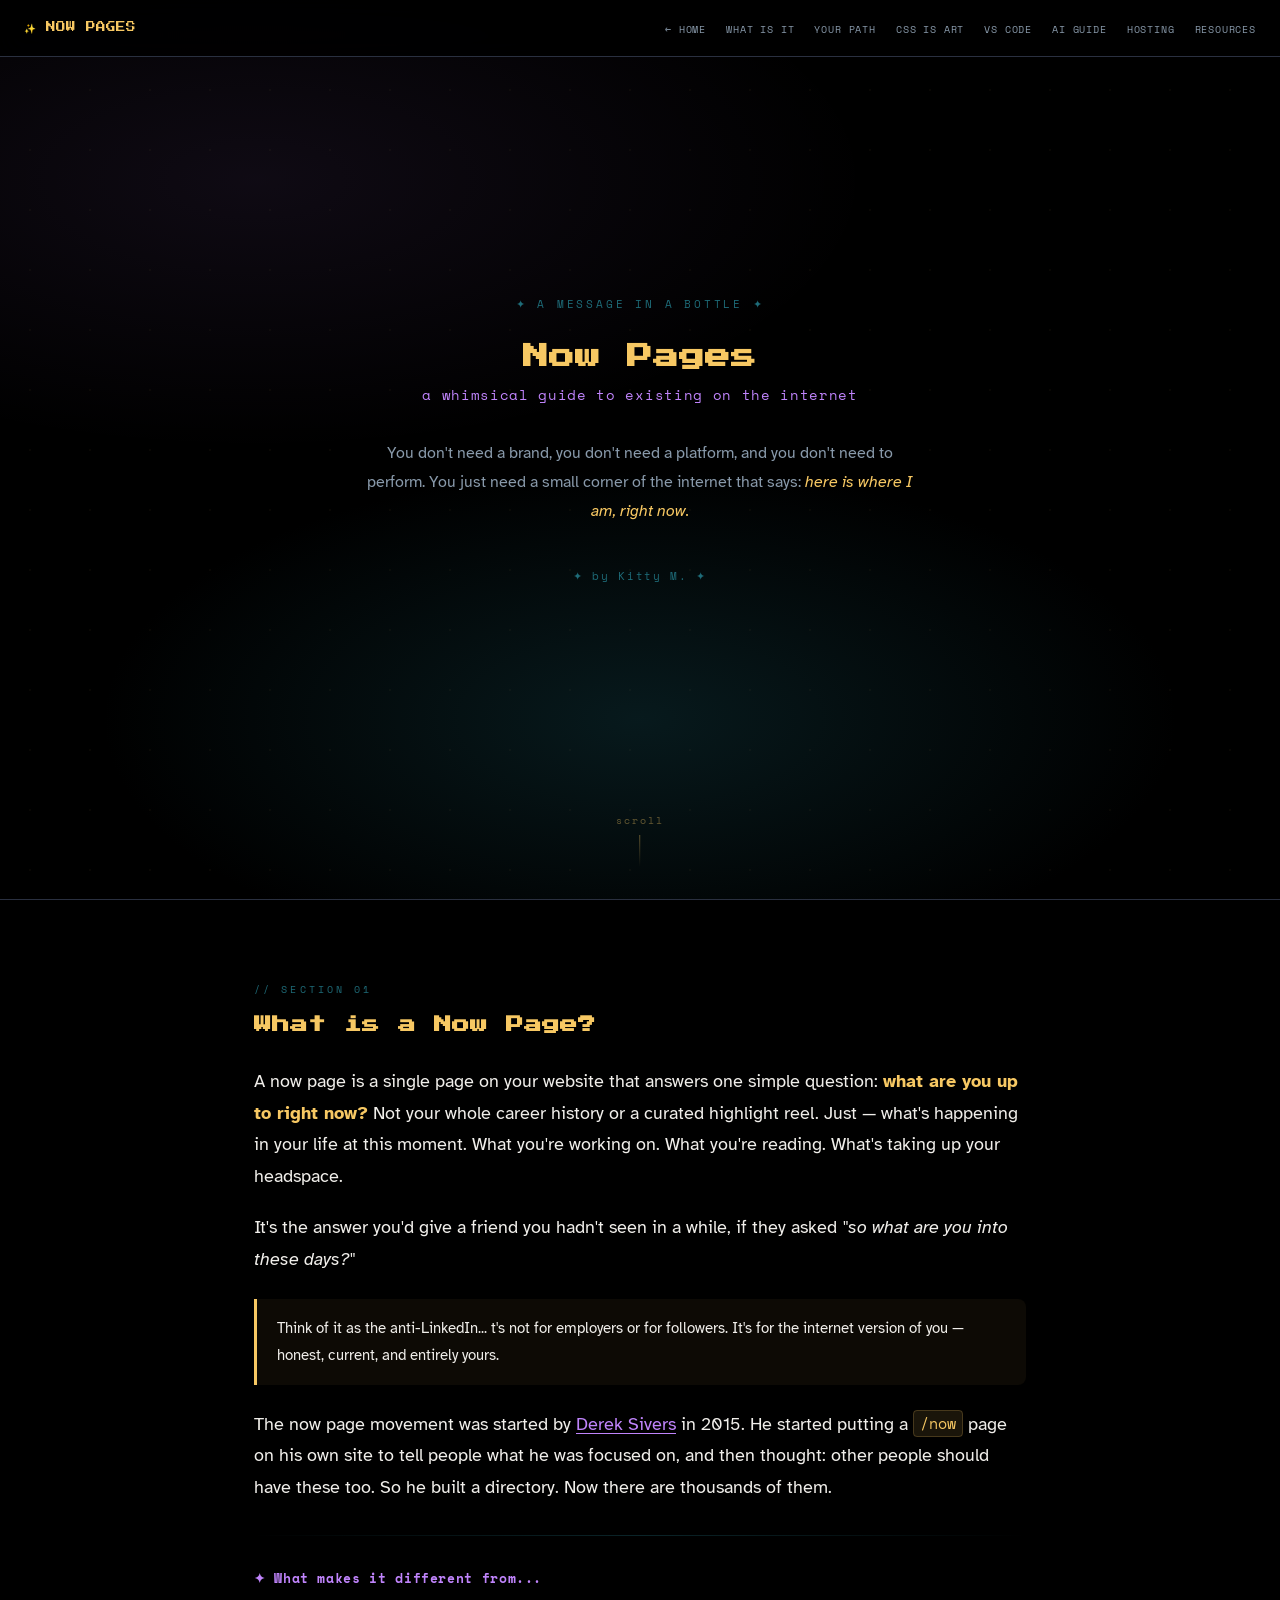
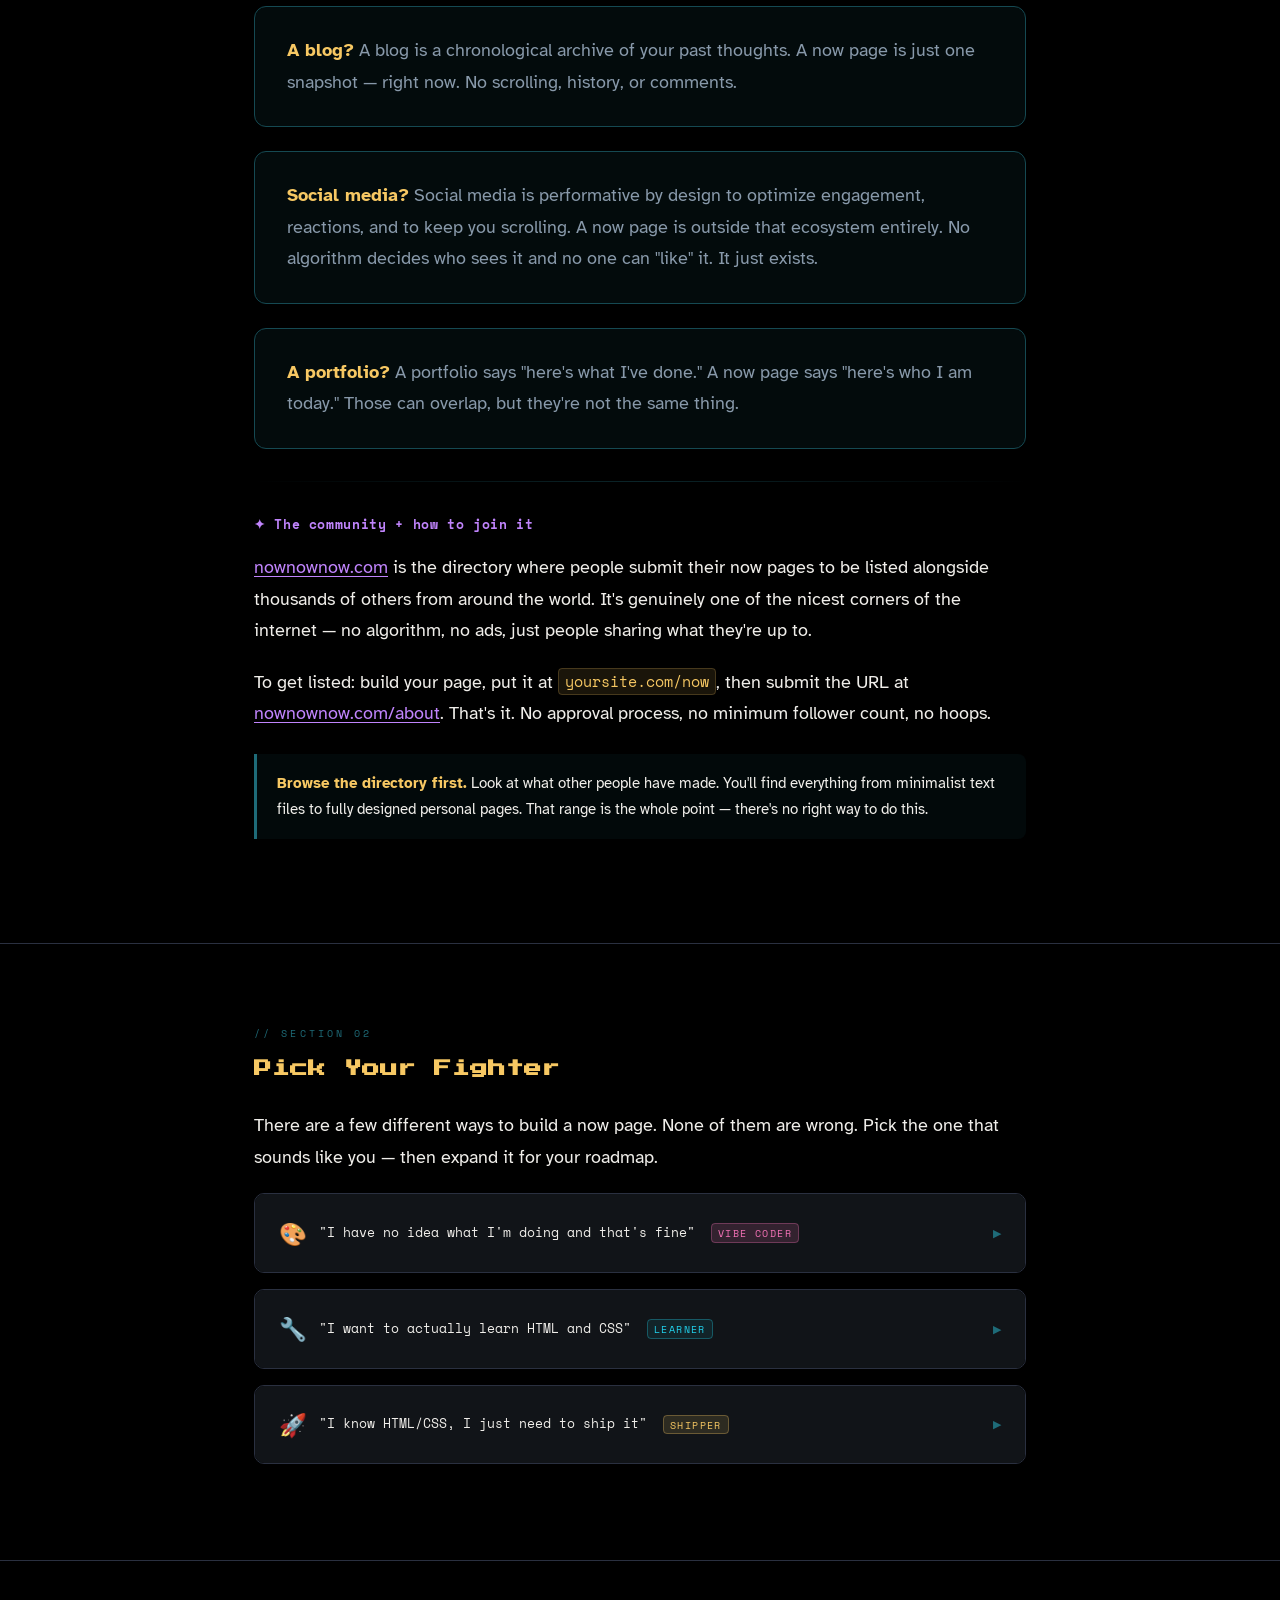
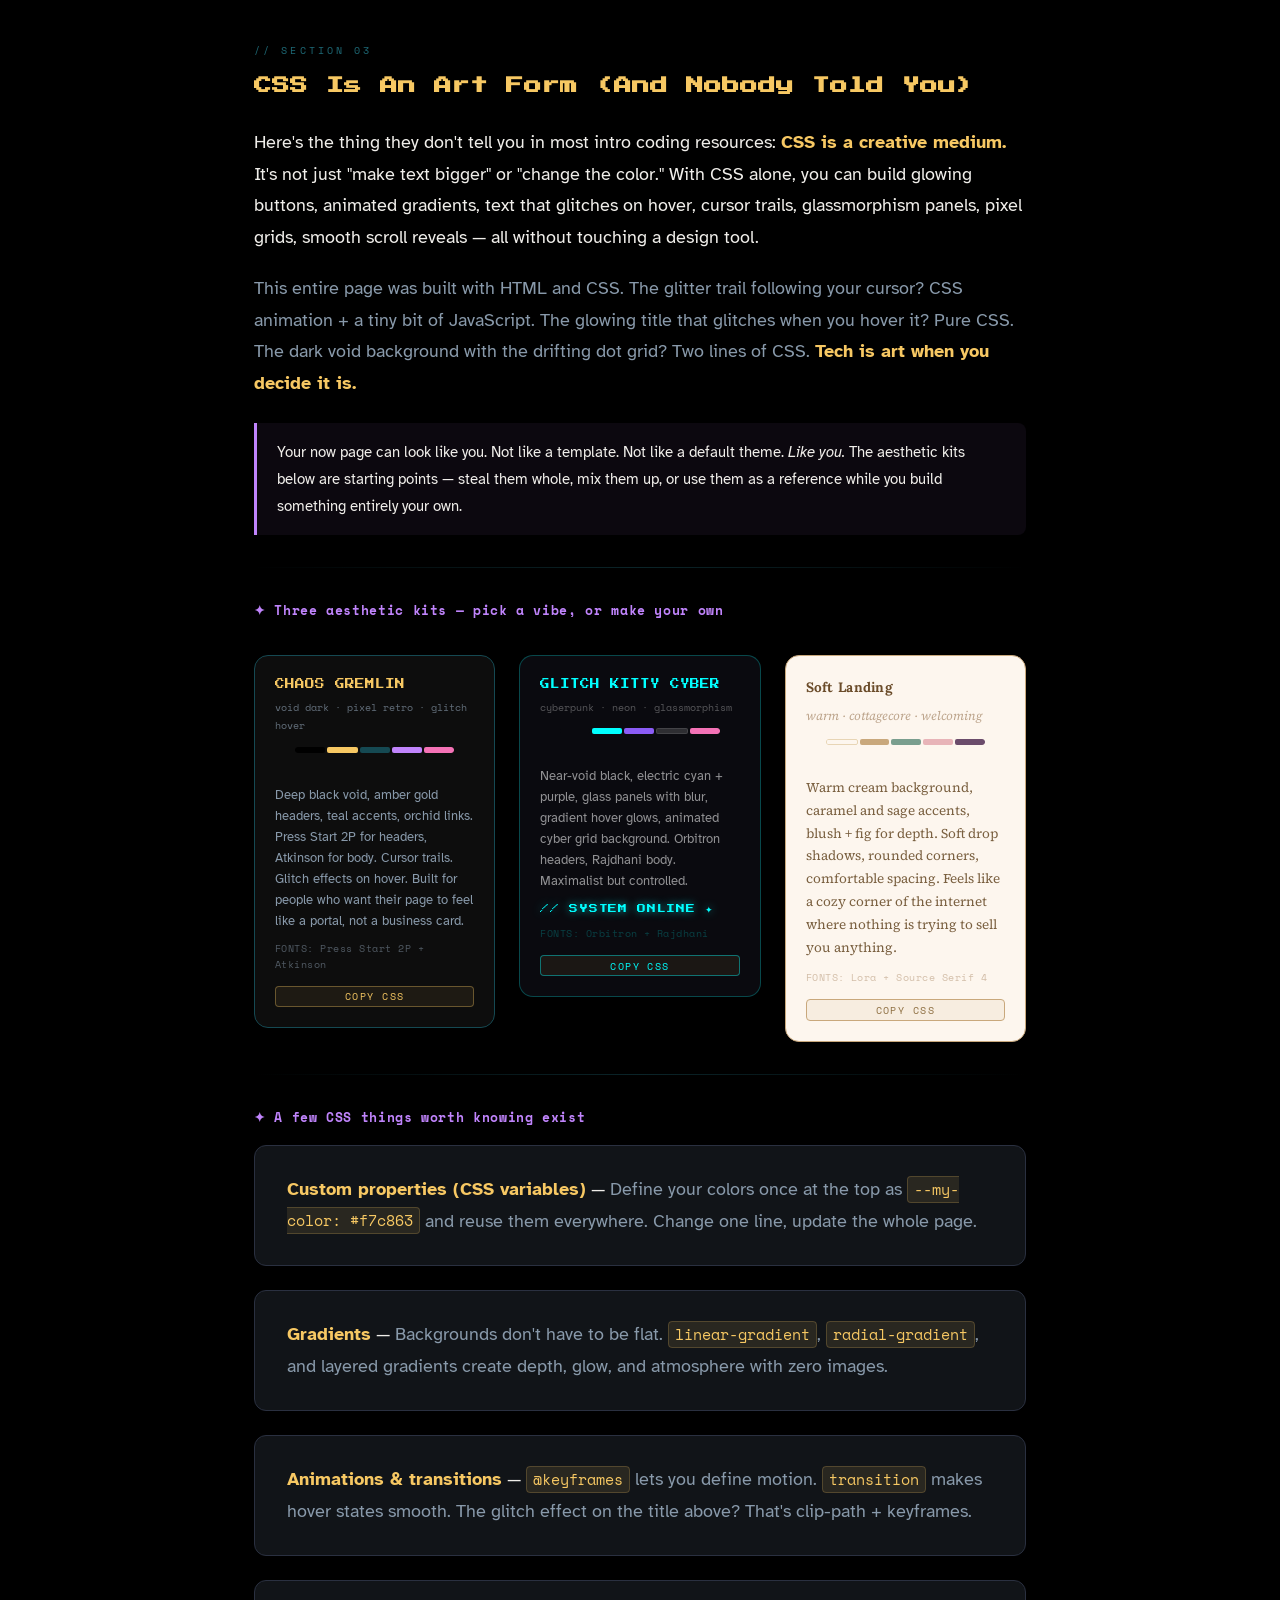
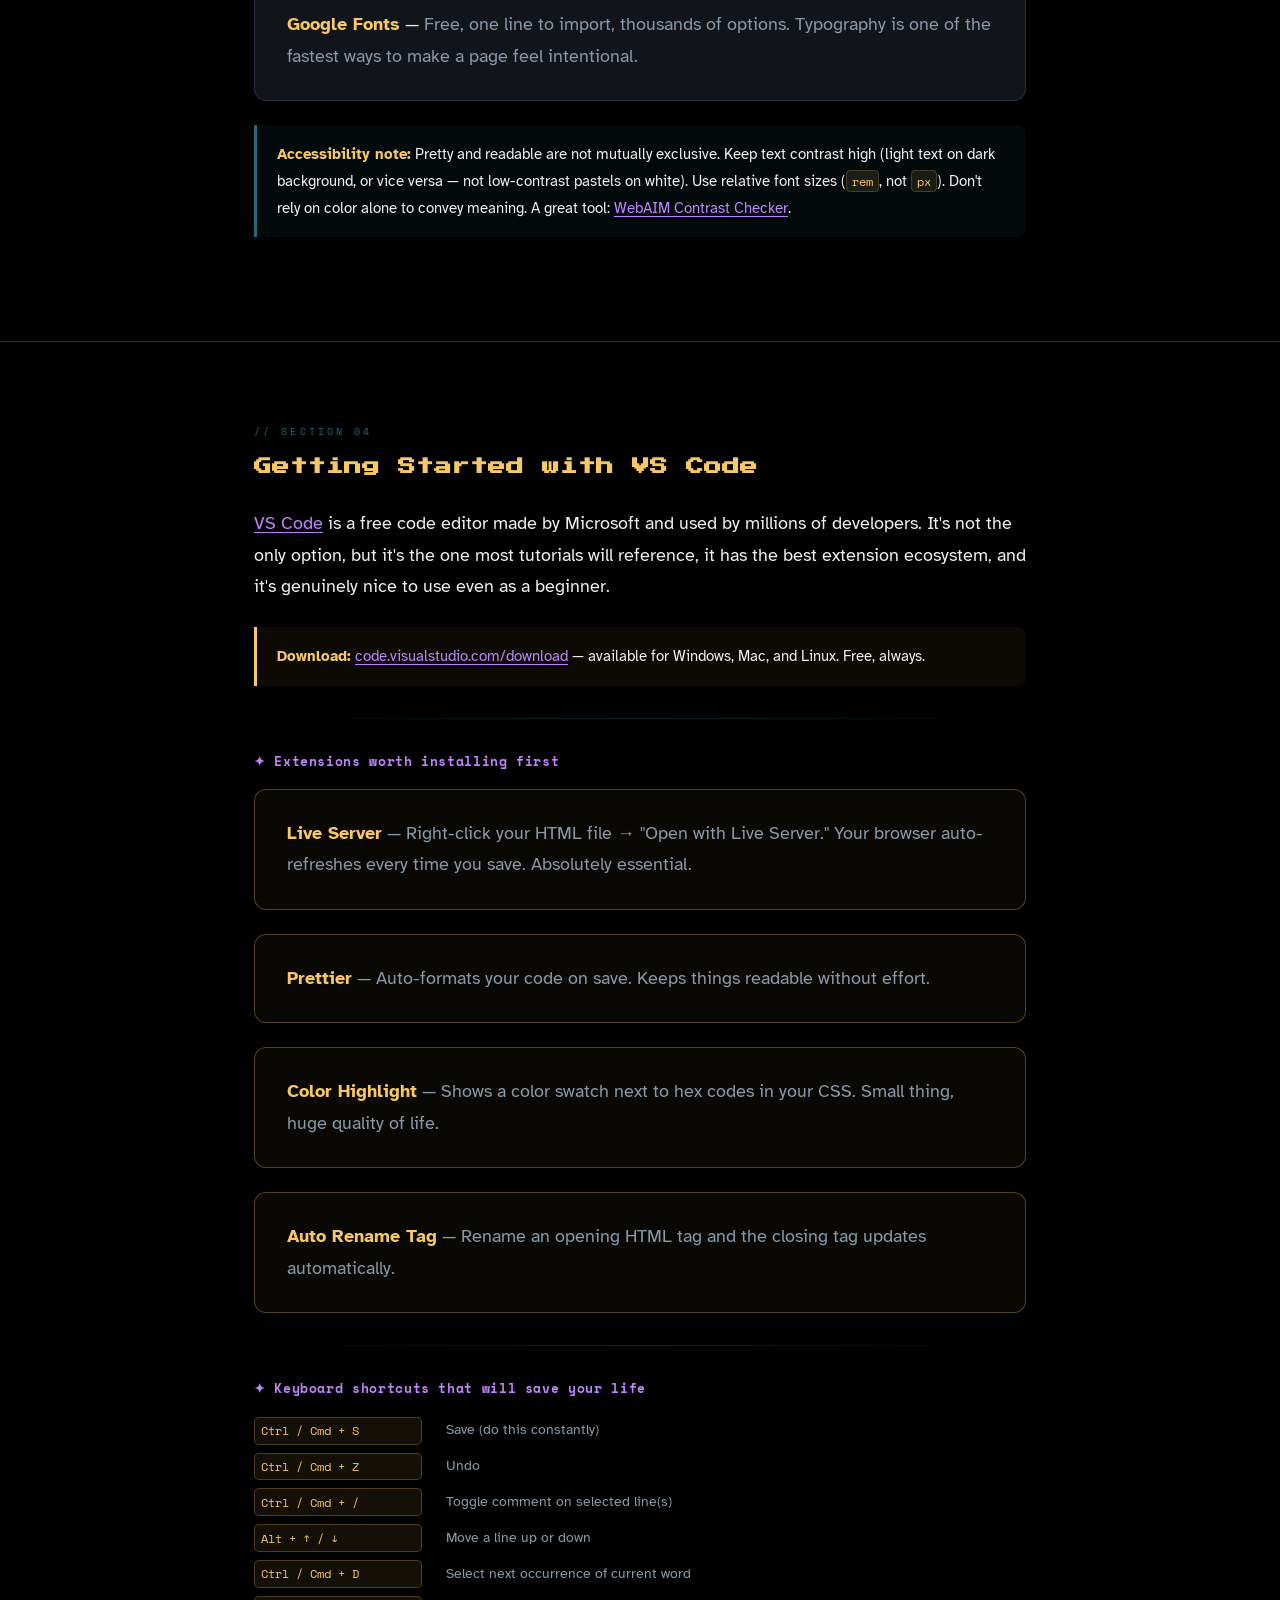
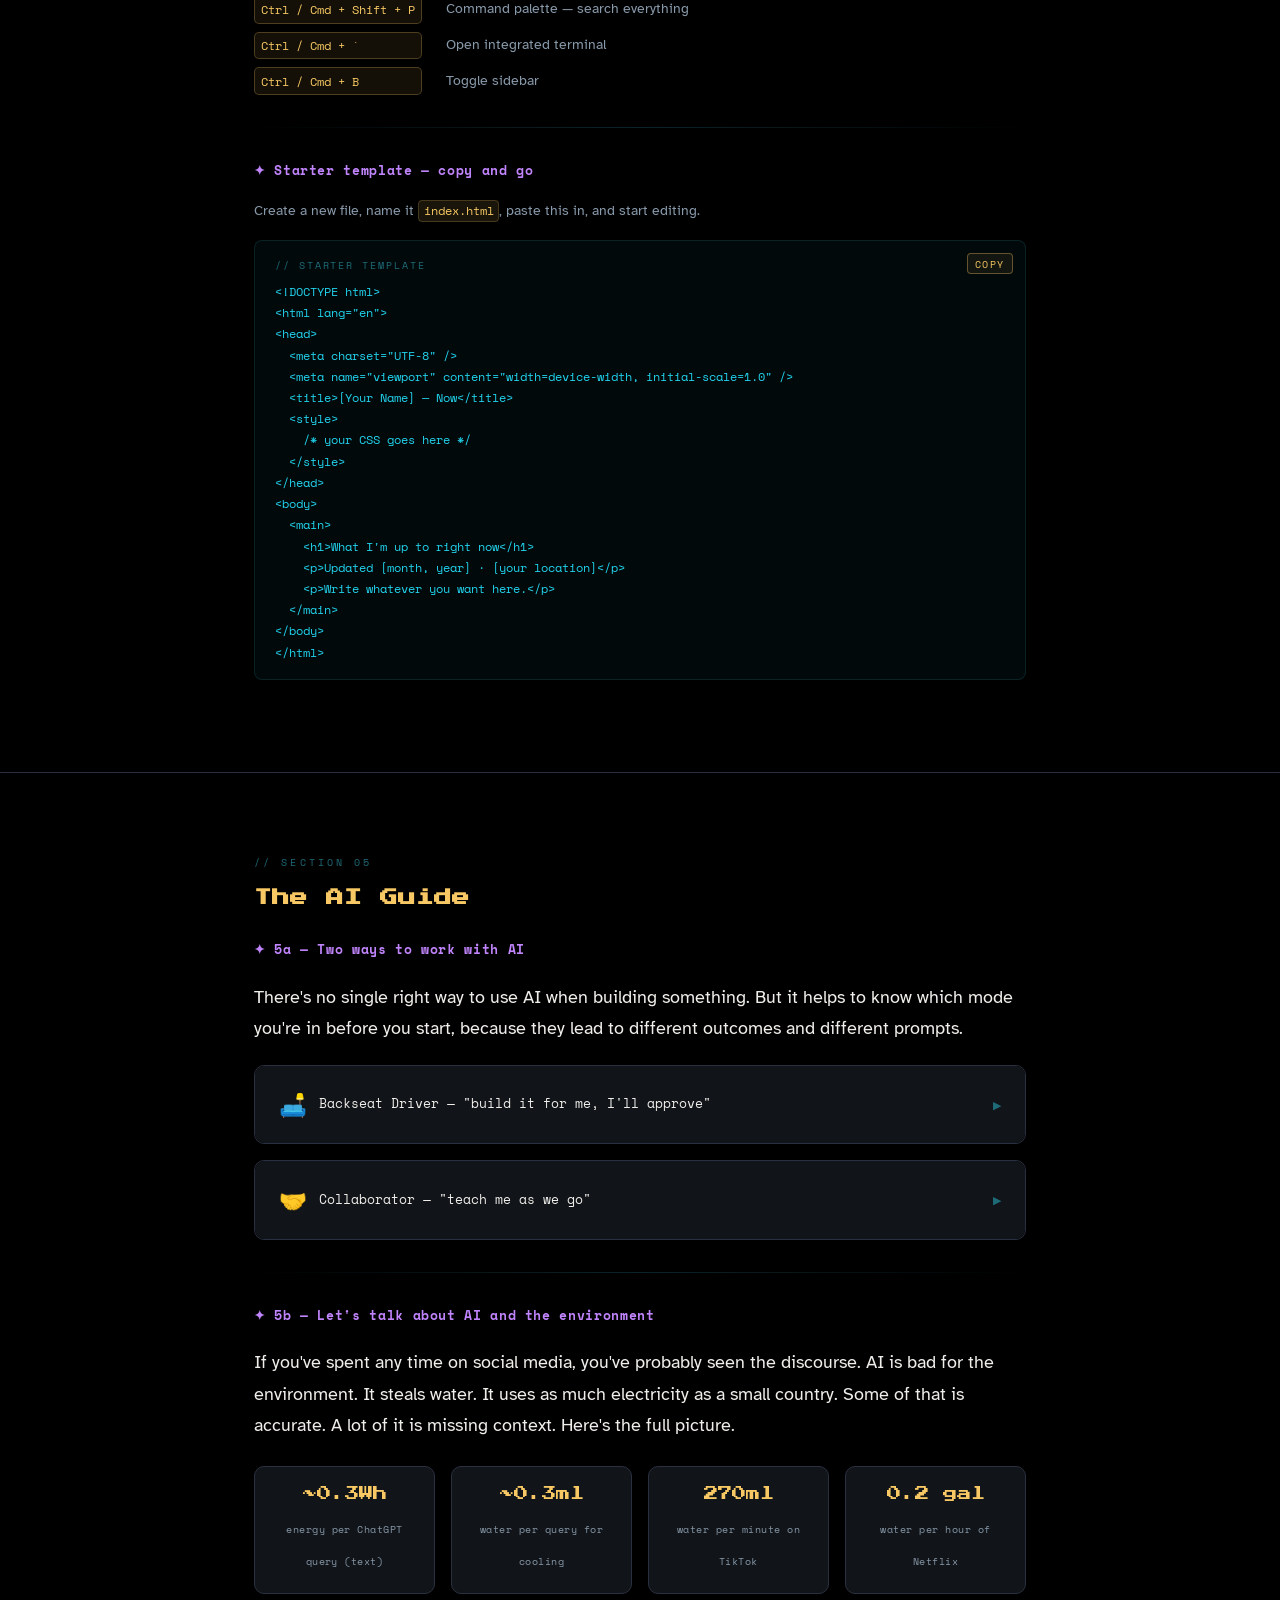
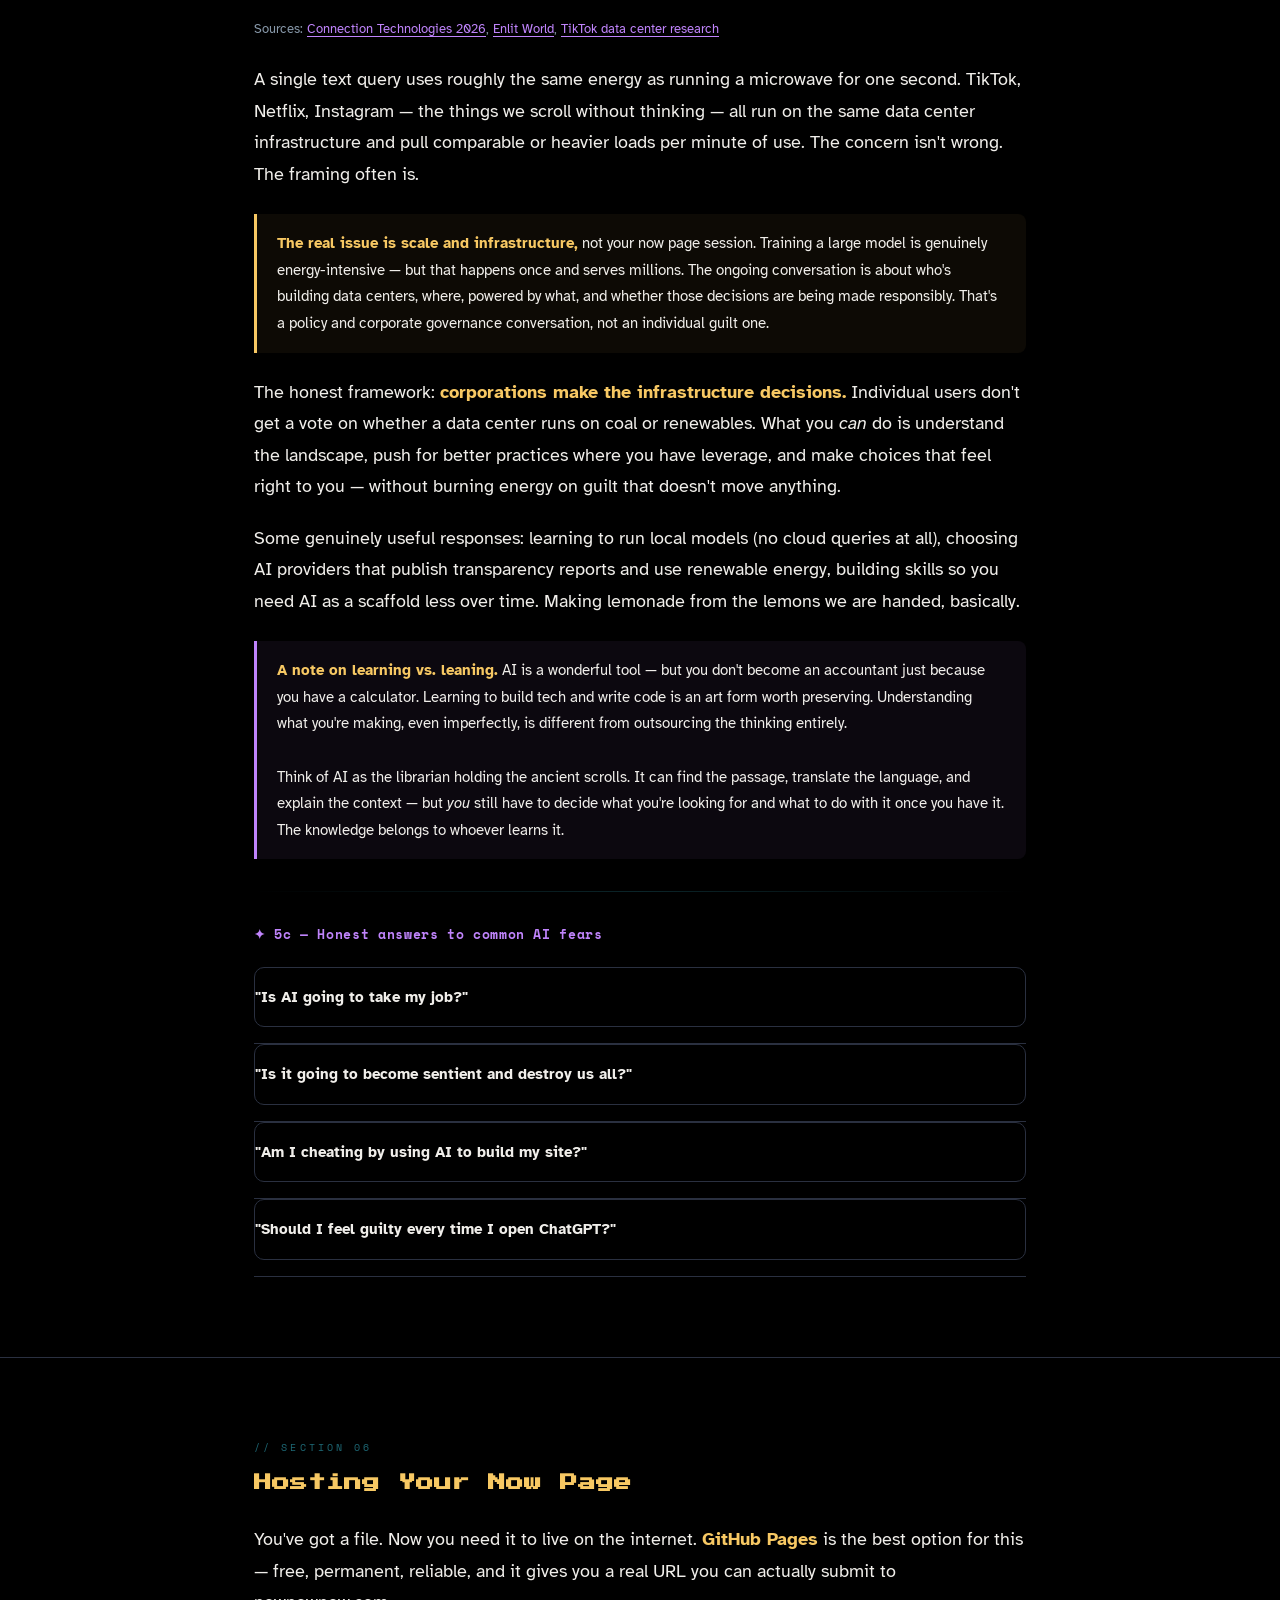
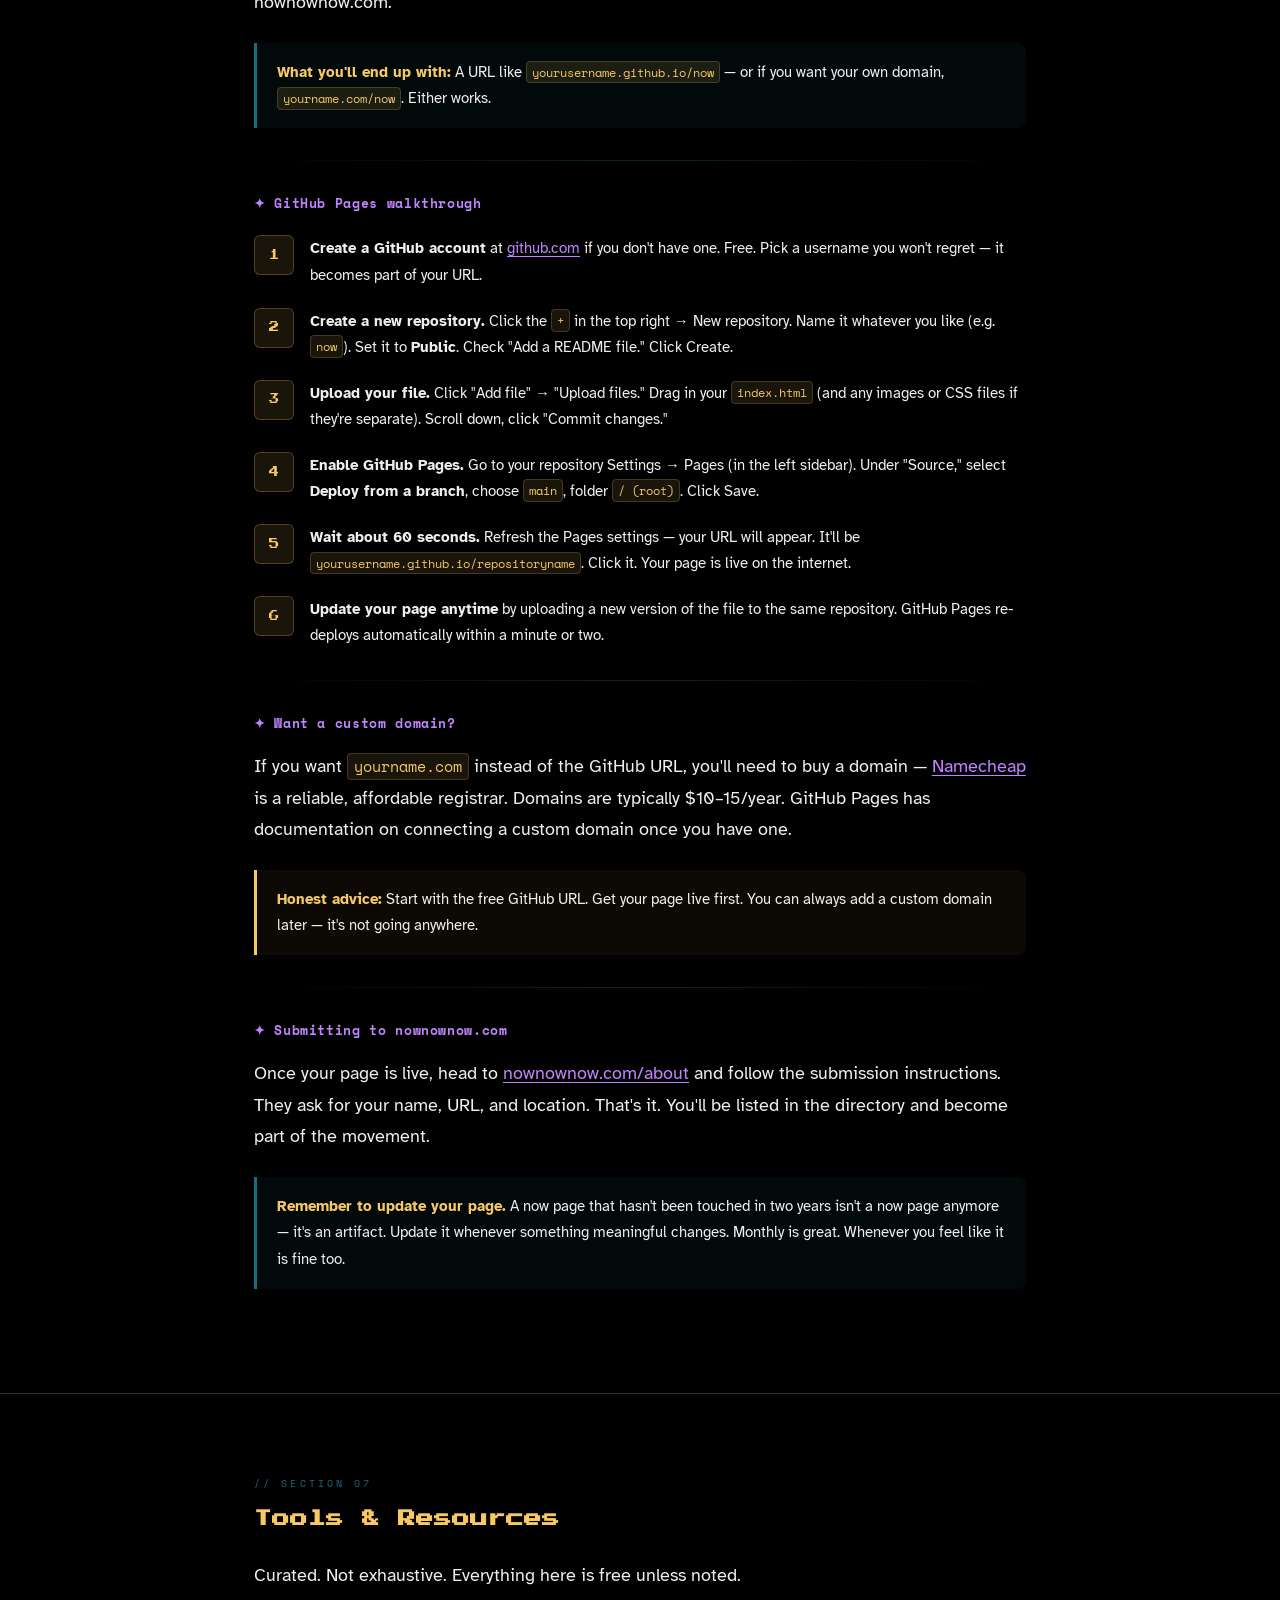
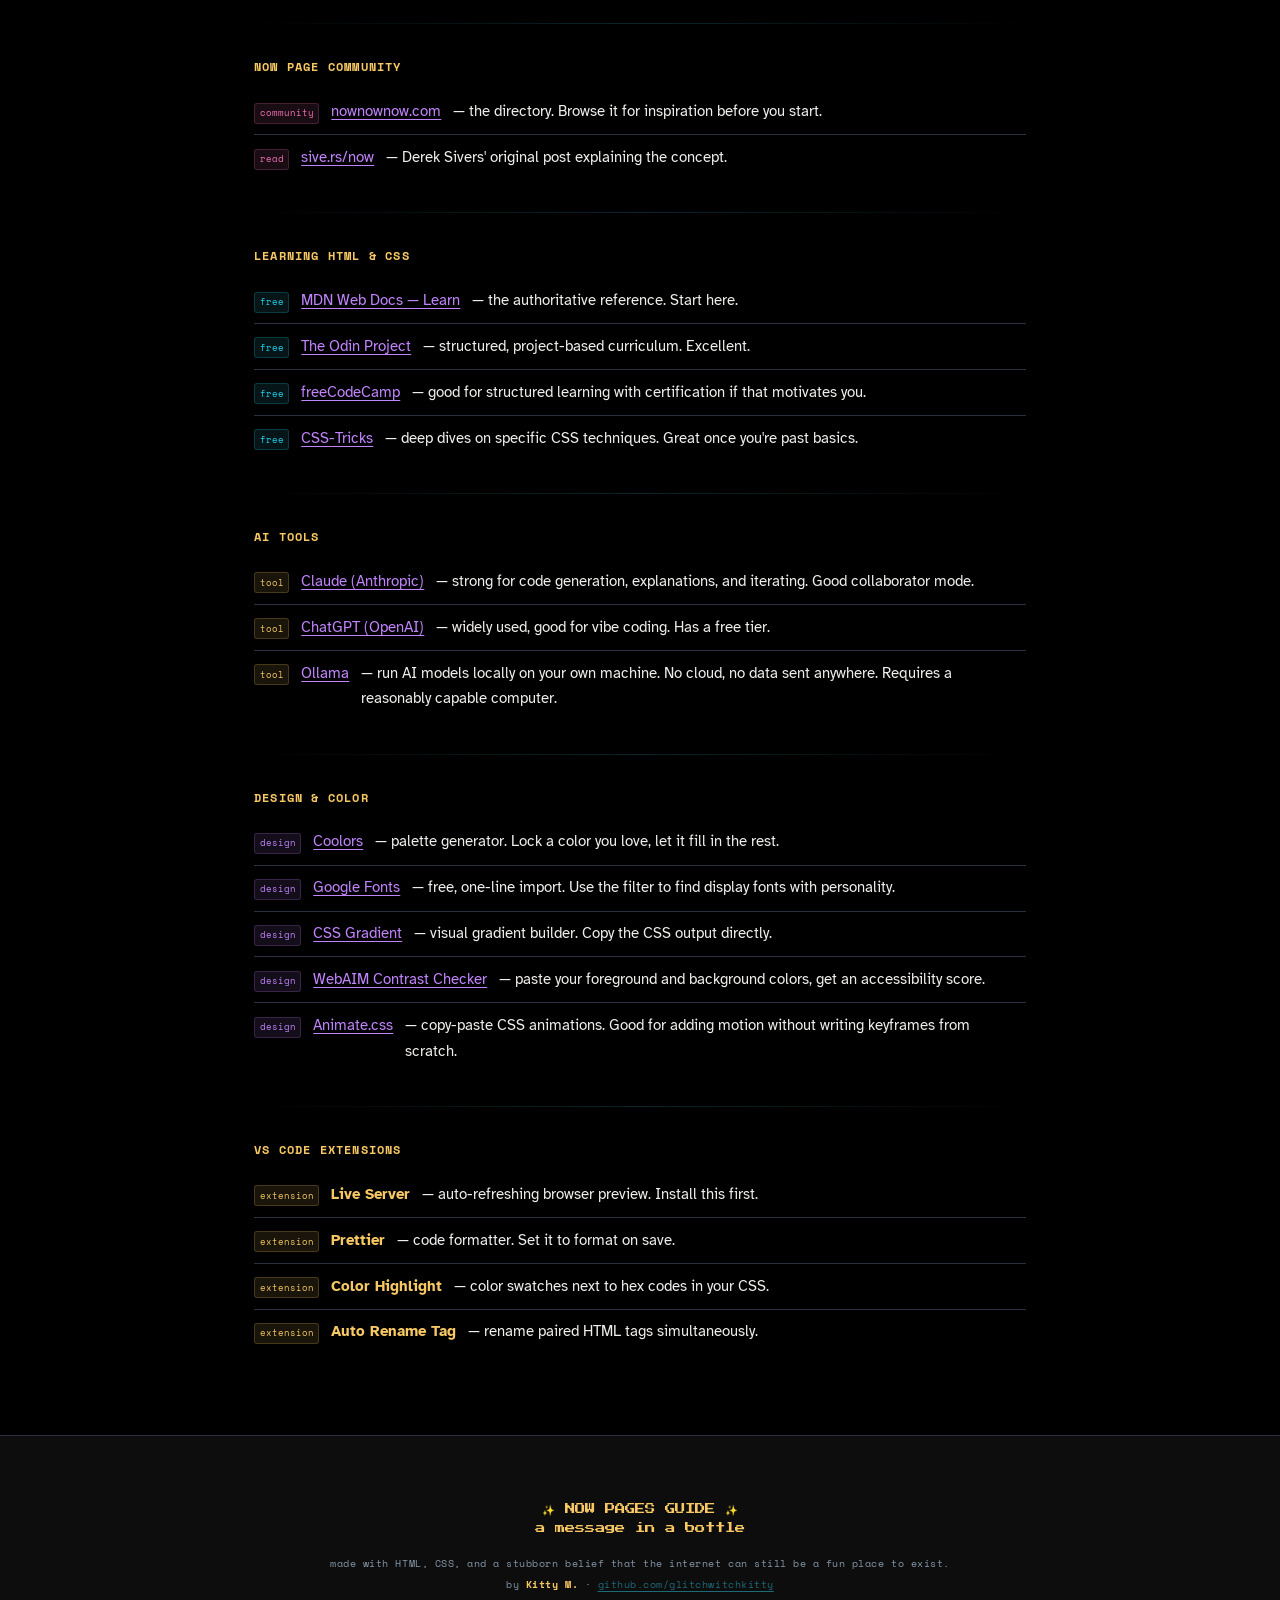
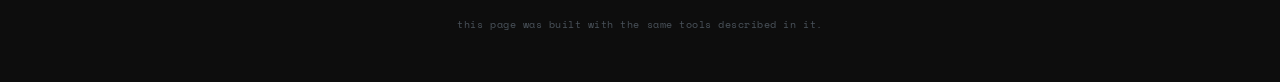
<file: now-pages-guide.html>
<!DOCTYPE html>
<html lang="en">
<head>
  <meta charset="UTF-8" />
  <meta name="viewport" content="width=device-width, initial-scale=1.0" />
  <title>Now Pages: A Whimsical Guide to Existing on the Internet</title>

  <!-- Fonts: Press Start 2P (glitch headers), Atkinson (body), Space Mono (code/labels) -->
  <link rel="preconnect" href="https://fonts.googleapis.com" />
  <link href="https://fonts.googleapis.com/css2?family=Press+Start+2P&family=Atkinson+Hyperlegible:ital,wght@0,400;0,700;1,400&family=Space+Mono:ital,wght@0,400;0,700;1,400&family=Lora:ital,wght@0,400;0,600;0,700;1,400&family=Source+Serif+4:ital,wght@0,300;0,400;0,600;1,300;1,400&display=swap" rel="stylesheet" />

  <style>
    /* ============================================
       CSS CUSTOM PROPERTIES — Chaos Gremlin palette
       ============================================ */
    :root {
      --void:          #000000;
      --void-soft:     #0d0d0d;
      --void-panel:    #111418;
      --chaos-gold:    #f7c863;
      --chaos-amber:   #e0a840;
      --gremlin-teal:  #154952;
      --gremlin-light: #1e6b78;
      --orchid:        #c084fc;
      --neon-pink:     #f472b6;
      --cyan:          #22d3ee;
      --white:         #f0eeea;
      --gray-mid:      #8899aa;
      --gray-dark:     #2a3040;

      /* Kit accent overrides used inside kit swatches */
      --kit-cyber-bg:    #0a0a0f;
      --kit-cyber-1:     #00ffff;
      --kit-cyber-2:     #8b5cf6;
      --kit-soft-bg:     #fdf6ee;
      --kit-soft-1:      #c9a87c;
      --kit-soft-2:      #7a9e8e;
      --kit-soft-text:   #3d2e1e;
    }

    /* ============================================
       RESET & BASE
       ============================================ */
    *, *::before, *::after { box-sizing: border-box; margin: 0; padding: 0; }

    html { scroll-behavior: smooth; }

    body {
      font-family: 'Atkinson Hyperlegible', 'Atkinson', Georgia, serif;
      background: var(--void);
      color: var(--white);
      font-size: 18px;
      line-height: 1.75;
      overflow-x: hidden;
      cursor: none; /* hide default cursor — glitter trail takes over */
    }

    /* Fallback cursor for touch devices */
    @media (hover: none) { body { cursor: auto; } }

    /* ============================================
       GLITTER CURSOR TRAIL
       ============================================ */
    .glitter-dot {
      position: fixed;
      width: 7px;
      height: 7px;
      border-radius: 50%;
      pointer-events: none;
      z-index: 9999;
      opacity: 0.85;
      transform: translate(-50%, -50%);
      animation: glitter-fade 0.7s ease-out forwards;
    }

    @keyframes glitter-fade {
      0%   { opacity: 0.85; transform: translate(-50%, -50%) scale(1); }
      100% { opacity: 0;    transform: translate(-50%, -50%) scale(0.2); }
    }

    /* ============================================
       LAYOUT CONTAINERS
       ============================================ */
    .container {
      max-width: 820px;
      margin: 0 auto;
      padding: 0 1.5rem;
    }

    section {
      padding: 5rem 0;
      border-bottom: 1px solid var(--gray-dark);
    }

    section:last-of-type { border-bottom: none; }

    /* ============================================
       HERO
       ============================================ */
    .hero {
      min-height: 100vh;
      display: flex;
      flex-direction: column;
      align-items: center;
      justify-content: center;
      text-align: center;
      position: relative;
      overflow: hidden;
      padding: 3rem 1.5rem;
      /* subtle teal-to-void radial glow */
      background:
        radial-gradient(ellipse 60% 40% at 50% 80%, rgba(21,73,82,0.35) 0%, transparent 70%),
        radial-gradient(ellipse 80% 50% at 20% 20%, rgba(192,132,252,0.08) 0%, transparent 60%),
        var(--void);
    }

    /* animated star grid overlay */
    .hero::before {
      content: '';
      position: absolute;
      inset: 0;
      background-image:
        radial-gradient(circle, rgba(247,200,99,0.5) 1px, transparent 1px);
      background-size: 60px 60px;
      opacity: 0.07;
      animation: drift 40s linear infinite;
      pointer-events: none;
    }

    @keyframes drift {
      from { background-position: 0 0; }
      to   { background-position: 60px 60px; }
    }

    .hero-eyebrow {
      font-family: 'Space Mono', monospace;
      font-size: 0.7rem;
      letter-spacing: 0.25em;
      color: var(--gremlin-light);
      text-transform: uppercase;
      margin-bottom: 1.5rem;
    }

    /* glitch title */
    .glitch-title {
      font-family: 'Press Start 2P', monospace;
      font-size: clamp(1rem, 4vw, 1.6rem);
      color: var(--chaos-gold);
      line-height: 1.5;
      position: relative;
      display: inline-block;
      margin-bottom: 0.5rem;
    }

    .glitch-title::before,
    .glitch-title::after {
      content: attr(data-text);
      position: absolute;
      top: 0; left: 0;
      width: 100%;
      opacity: 0;
      pointer-events: none;
    }

    .glitch-title:hover::before {
      opacity: 1;
      color: var(--neon-pink);
      animation: glitch-before 0.9s infinite linear alternate-reverse;
    }

    .glitch-title:hover::after {
      opacity: 1;
      color: var(--cyan);
      animation: glitch-after 0.8s infinite linear alternate-reverse;
    }

    @keyframes glitch-before {
      0%   { clip-path: inset(0 0 90% 0); transform: translate(-2px, -1px); }
      100% { clip-path: inset(85% 0 0 0); transform: translate(2px, 1px); }
    }
    @keyframes glitch-after {
      0%   { clip-path: inset(0 0 85% 0); transform: translate(1px, 1px); }
      100% { clip-path: inset(90% 0 0 0); transform: translate(-2px, -2px); }
    }

    .hero-subtitle {
      font-family: 'Space Mono', monospace;
      font-size: 0.85rem;
      color: var(--orchid);
      margin-bottom: 2rem;
      letter-spacing: 0.05em;
    }

    .hero-description {
      max-width: 560px;
      color: var(--gray-mid);
      font-size: 1rem;
      margin-bottom: 2.5rem;
      line-height: 1.8;
    }

    .hero-byline {
      font-family: 'Space Mono', monospace;
      font-size: 0.7rem;
      color: var(--gremlin-light);
      letter-spacing: 0.15em;
    }

    /* scroll cue */
    .scroll-cue {
      position: absolute;
      bottom: 2rem;
      left: 50%;
      transform: translateX(-50%);
      display: flex;
      flex-direction: column;
      align-items: center;
      gap: 0.4rem;
      opacity: 0.4;
      animation: bob 2s ease-in-out infinite;
    }

    .scroll-cue span {
      font-family: 'Space Mono', monospace;
      font-size: 0.6rem;
      letter-spacing: 0.2em;
      color: var(--chaos-gold);
    }

    .scroll-arrow {
      width: 1px;
      height: 32px;
      background: linear-gradient(to bottom, var(--chaos-gold), transparent);
    }

    @keyframes bob {
      0%, 100% { transform: translateX(-50%) translateY(0); }
      50%       { transform: translateX(-50%) translateY(6px); }
    }

    /* ============================================
       SECTION HEADERS
       ============================================ */
    .section-label {
      font-family: 'Space Mono', monospace;
      font-size: 0.65rem;
      letter-spacing: 0.3em;
      color: var(--gremlin-light);
      text-transform: uppercase;
      margin-bottom: 0.75rem;
    }

    .section-title {
      font-family: 'Press Start 2P', monospace;
      font-size: clamp(0.85rem, 2.5vw, 1.1rem);
      color: var(--chaos-gold);
      line-height: 1.6;
      margin-bottom: 1.75rem;
    }

    /* ============================================
       TYPOGRAPHY UTILS
       ============================================ */
    p { margin-bottom: 1.25rem; }
    p:last-child { margin-bottom: 0; }

    a {
      color: var(--orchid);
      text-decoration: underline;
      text-underline-offset: 3px;
      transition: color 0.2s;
    }

    a:hover { color: var(--chaos-gold); }

    .text-gold  { color: var(--chaos-gold); }
    .text-teal  { color: var(--gremlin-light); }
    .text-orchid { color: var(--orchid); }
    .text-pink  { color: var(--neon-pink); }
    .text-cyan  { color: var(--cyan); }
    .text-muted { color: var(--gray-mid); }

    strong { color: var(--chaos-gold); font-weight: 700; }

    code {
      font-family: 'Space Mono', monospace;
      font-size: 0.82em;
      background: rgba(247, 200, 99, 0.1);
      border: 1px solid rgba(247, 200, 99, 0.2);
      border-radius: 4px;
      padding: 0.1em 0.4em;
      color: var(--chaos-gold);
    }

    /* ============================================
       PANELS & CARDS
       ============================================ */
    .panel {
      background: var(--void-panel);
      border: 1px solid var(--gray-dark);
      border-radius: 12px;
      padding: 1.75rem 2rem;
      margin-bottom: 1.5rem;
    }

    .panel-teal {
      border-color: var(--gremlin-teal);
      background: rgba(21,73,82,0.15);
    }

    .panel-gold {
      border-color: rgba(247,200,99,0.3);
      background: rgba(247,200,99,0.04);
    }

    .panel-orchid {
      border-color: rgba(192,132,252,0.3);
      background: rgba(192,132,252,0.04);
    }

    /* callout box */
    .callout {
      border-left: 3px solid var(--chaos-gold);
      padding: 1rem 1.25rem;
      margin: 1.5rem 0;
      background: rgba(247,200,99,0.05);
      border-radius: 0 8px 8px 0;
      font-size: 0.95rem;
    }

    .callout.teal  { border-color: var(--gremlin-light); background: rgba(21,73,82,0.12); }
    .callout.orchid { border-color: var(--orchid); background: rgba(192,132,252,0.06); }
    .callout.pink  { border-color: var(--neon-pink); background: rgba(244,114,182,0.06); }

    /* ============================================
       NAV BAR
       ============================================ */
    .nav {
      position: fixed;
      top: 0; left: 0; right: 0;
      z-index: 100;
      background: rgba(0,0,0,0.85);
      backdrop-filter: blur(12px);
      border-bottom: 1px solid var(--gray-dark);
      padding: 0.75rem 1.5rem;
      display: flex;
      align-items: center;
      justify-content: space-between;
      gap: 1rem;
    }

    .nav-logo {
      font-family: 'Press Start 2P', monospace;
      font-size: 0.6rem;
      color: var(--chaos-gold);
      text-decoration: none;
      white-space: nowrap;
    }

    .nav-links {
      display: flex;
      gap: 1.25rem;
      list-style: none;
      flex-wrap: wrap;
    }

    .nav-links a {
      font-family: 'Space Mono', monospace;
      font-size: 0.65rem;
      color: var(--gray-mid);
      text-decoration: none;
      letter-spacing: 0.08em;
      transition: color 0.2s;
    }

    .nav-links a:hover { color: var(--chaos-gold); }

    /* ============================================
       DROPDOWNS (details/summary — no JS needed)
       ============================================ */
    details {
      border: 1px solid var(--gray-dark);
      border-radius: 10px;
      margin-bottom: 1rem;
      overflow: hidden;
      transition: border-color 0.2s;
    }

    details[open] { border-color: var(--gremlin-light); }

    summary {
      padding: 1.2rem 1.5rem;
      cursor: pointer;
      font-family: 'Space Mono', monospace;
      font-size: 0.8rem;
      color: var(--white);
      background: var(--void-panel);
      list-style: none;
      display: flex;
      align-items: center;
      gap: 0.75rem;
      transition: background 0.2s, color 0.2s;
      user-select: none;
    }

    summary::-webkit-details-marker { display: none; }

    summary:hover {
      background: rgba(21,73,82,0.3);
      color: var(--chaos-gold);
    }

    details[open] summary {
      color: var(--chaos-gold);
      border-bottom: 1px solid var(--gray-dark);
    }

    .summary-arrow {
      margin-left: auto;
      transition: transform 0.3s ease;
      color: var(--gremlin-light);
      font-size: 0.7rem;
    }

    details[open] .summary-arrow { transform: rotate(90deg); }

    .details-body {
      padding: 1.5rem;
      background: rgba(13,13,13,0.6);
      font-size: 0.95rem;
    }

    /* ============================================
       PATH PICKER (section 2)
       ============================================ */
    .path-emoji {
      font-size: 1.4rem;
      flex-shrink: 0;
    }

    .path-tag {
      font-family: 'Space Mono', monospace;
      font-size: 0.6rem;
      letter-spacing: 0.15em;
      padding: 0.2em 0.6em;
      border-radius: 4px;
      margin-left: 0.5rem;
      vertical-align: middle;
    }

    .tag-novice  { background: rgba(244,114,182,0.15); color: var(--neon-pink); border: 1px solid rgba(244,114,182,0.3); }
    .tag-learner { background: rgba(21,73,82,0.3);     color: var(--cyan);      border: 1px solid rgba(34,211,238,0.3); }
    .tag-shipper { background: rgba(247,200,99,0.12);  color: var(--chaos-gold); border: 1px solid rgba(247,200,99,0.3); }

    /* ============================================
       AESTHETIC KITS (section 3)
       ============================================ */
    .kit-grid {
      display: grid;
      grid-template-columns: repeat(auto-fit, minmax(240px, 1fr));
      align-items: start; /* cards size to their own content, not the tallest sibling */
      gap: 1.5rem;
      margin-top: 2rem;
    }

    .kit-card {
      border-radius: 14px;
      overflow: hidden;
      border: 1px solid transparent;
      transition: transform 0.25s, box-shadow 0.25s;
      cursor: default;
    }

    .kit-card:hover {
      transform: translateY(-4px);
    }

    /* KIT 1 — Chaos Gremlin */
    .kit-chaos {
      background: #0d0d0d;
      border-color: #154952;
      box-shadow: 0 0 0 rgba(21,73,82,0);
    }
    .kit-chaos:hover {
      box-shadow: 0 8px 32px rgba(21,73,82,0.5);
    }

    /* KIT 2 — Glitch Kitty Cyber */
    .kit-cyber {
      background: var(--kit-cyber-bg);
      border-color: rgba(0,255,255,0.25);
    }
    .kit-cyber:hover {
      box-shadow: 0 8px 32px rgba(0,255,255,0.15);
    }

    /* KIT 3 — Soft Landing */
    .kit-soft {
      background: #fdf6ee;
      border-color: #c9a87c;
      color: var(--kit-soft-text);
    }
    .kit-soft:hover {
      box-shadow: 0 8px 32px rgba(201,168,124,0.3);
    }

    .kit-header {
      padding: 1.25rem 1.25rem 0.75rem;
    }

    .kit-name {
      font-family: 'Press Start 2P', monospace;
      font-size: 0.6rem;
      line-height: 1.7;
      margin-bottom: 0.4rem;
    }

    .kit-chaos  .kit-name { color: var(--chaos-gold); }
    .kit-cyber  .kit-name { color: #00ffff; }
    .kit-soft   .kit-name { color: #7a6040; }

    .kit-vibe {
      font-family: 'Space Mono', monospace;
      font-size: 0.65rem;
      opacity: 0.7;
    }

    /* color swatch row */
    .kit-swatches {
      display: flex;
      height: 6px;
      margin: 0.75rem 1.25rem;
      border-radius: 3px;
      overflow: hidden;
      gap: 2px;
    }

    .swatch { flex: 1; border-radius: 2px; }

    /* Chaos swatches */
    .s-void   { background: #000000; }
    .s-gold   { background: #f7c863; }
    .s-teal   { background: #154952; }
    .s-orchid { background: #c084fc; }
    .s-pink   { background: #f472b6; }

    /* Cyber swatches */
    .s-cyber-bg   { background: #0a0a0f; }
    .s-cyber-cyan { background: #00ffff; }
    .s-cyber-pur  { background: #8b5cf6; }
    .s-cyber-glass { background: rgba(255,255,255,0.15); border: 1px solid rgba(255,255,255,0.1); }

    /* Soft swatches */
    .s-cream   { background: #fdf6ee; border: 1px solid #e8d5b5; }
    .s-warm    { background: #c9a87c; }
    .s-sage    { background: #7a9e8e; }
    .s-blush   { background: #e8b4b8; }
    .s-fig     { background: #6b4c6b; }

    .kit-body {
      padding: 0.5rem 1.25rem 1.25rem;
      font-size: 0.82rem;
      line-height: 1.6;
    }

    .kit-chaos .kit-body  { color: #8899aa; }
    .kit-cyber .kit-body  { color: rgba(255,255,255,0.6); }
    .kit-soft  .kit-body  { color: #7a6040; }

    .kit-fonts {
      margin-top: 0.6rem;
      font-family: 'Space Mono', monospace;
      font-size: 0.6rem;
      opacity: 0.55;
      letter-spacing: 0.05em;
    }

    /* Live effect demo inside cyber kit */
    .cyber-demo-text {
      font-family: 'Press Start 2P', monospace;
      font-size: 0.55rem;
      color: #00ffff;
      margin-top: 0.6rem;
      text-shadow: 0 0 8px rgba(0,255,255,0.7);
      letter-spacing: 0.08em;
    }

    /* ============================================
       KEYBOARD SHORTCUT TABLE
       ============================================ */
    .shortcut-grid {
      display: grid;
      grid-template-columns: auto 1fr;
      gap: 0.5rem 1.5rem;
      margin-top: 1rem;
      font-size: 0.88rem;
    }

    .shortcut-grid .key {
      font-family: 'Space Mono', monospace;
      font-size: 0.75rem;
      color: var(--chaos-gold);
      background: rgba(247,200,99,0.08);
      border: 1px solid rgba(247,200,99,0.25);
      border-radius: 5px;
      padding: 0.2em 0.5em;
      white-space: nowrap;
      align-self: start;
    }

    .shortcut-grid .desc {
      color: var(--gray-mid);
      align-self: center;
    }

    /* ============================================
       PROMPT EXAMPLES
       ============================================ */
    .prompt-block {
      background: rgba(21,73,82,0.12);
      border: 1px solid rgba(21,73,82,0.4);
      border-radius: 8px;
      padding: 1rem 1.25rem;
      font-family: 'Space Mono', monospace;
      font-size: 0.78rem;
      color: var(--cyan);
      line-height: 1.7;
      margin: 0.75rem 0;
    }

    .prompt-block .prompt-label {
      font-size: 0.6rem;
      color: var(--gremlin-light);
      letter-spacing: 0.2em;
      text-transform: uppercase;
      margin-bottom: 0.5rem;
    }

    /* ============================================
       STAT CALLOUTS (AI environment section)
       ============================================ */
    .stat-row {
      display: grid;
      grid-template-columns: repeat(auto-fit, minmax(160px, 1fr));
      gap: 1rem;
      margin: 1.5rem 0;
    }

    .stat-box {
      background: var(--void-panel);
      border: 1px solid var(--gray-dark);
      border-radius: 10px;
      padding: 1.1rem 1rem;
      text-align: center;
    }

    .stat-number {
      font-family: 'Press Start 2P', monospace;
      font-size: 0.9rem;
      color: var(--chaos-gold);
      display: block;
      margin-bottom: 0.4rem;
      line-height: 1.5;
    }

    .stat-label {
      font-family: 'Space Mono', monospace;
      font-size: 0.62rem;
      color: var(--gray-mid);
      letter-spacing: 0.05em;
      line-height: 1.5;
    }

    /* ============================================
       RESOURCE LIST
       ============================================ */
    .resource-list {
      list-style: none;
      margin-top: 0.75rem;
    }

    .resource-list li {
      padding: 0.6rem 0;
      border-bottom: 1px solid var(--gray-dark);
      display: flex;
      align-items: baseline;
      gap: 0.75rem;
      font-size: 0.92rem;
    }

    .resource-list li:last-child { border-bottom: none; }

    .resource-list .r-tag {
      font-family: 'Space Mono', monospace;
      font-size: 0.58rem;
      padding: 0.15em 0.5em;
      border-radius: 3px;
      white-space: nowrap;
      flex-shrink: 0;
    }

    .r-free     { background: rgba(21,73,82,0.3);    color: var(--cyan);       border: 1px solid rgba(34,211,238,0.2); }
    .r-tool     { background: rgba(247,200,99,0.1);  color: var(--chaos-gold); border: 1px solid rgba(247,200,99,0.2); }
    .r-design   { background: rgba(192,132,252,0.1); color: var(--orchid);     border: 1px solid rgba(192,132,252,0.2); }
    .r-community{ background: rgba(244,114,182,0.1); color: var(--neon-pink);  border: 1px solid rgba(244,114,182,0.2); }

    /* ============================================
       FAQ ACCORDION (AI concerns)
       ============================================ */
    .faq-item {
      border-bottom: 1px solid var(--gray-dark);
    }

    .faq-item summary {
      background: transparent;
      font-family: 'Atkinson Hyperlegible', Georgia, serif;
      font-size: 0.95rem;
      font-weight: 700;
      color: var(--white);
      padding: 1rem 0;
      border-radius: 0;
    }

    .faq-item summary:hover { background: transparent; color: var(--chaos-gold); }

    .faq-item[open] summary { color: var(--chaos-gold); border-bottom: none; }

    .faq-body {
      padding: 0 0 1rem 0;
      color: var(--gray-mid);
      font-size: 0.92rem;
      line-height: 1.8;
    }

    /* ============================================
       STEP LIST (hosting walkthrough)
       ============================================ */
    .steps {
      counter-reset: step;
      list-style: none;
      margin-top: 1rem;
    }

    .steps li {
      counter-increment: step;
      display: grid;
      grid-template-columns: 2.5rem 1fr;
      gap: 1rem;
      margin-bottom: 1.25rem;
      align-items: start;
    }

    .steps li::before {
      content: counter(step);
      font-family: 'Press Start 2P', monospace;
      font-size: 0.65rem;
      color: var(--chaos-gold);
      background: rgba(247,200,99,0.1);
      border: 1px solid rgba(247,200,99,0.25);
      border-radius: 6px;
      width: 2.5rem;
      height: 2.5rem;
      display: flex;
      align-items: center;
      justify-content: center;
    }

    .steps li .step-content { font-size: 0.93rem; line-height: 1.75; }
    .steps li .step-content strong { color: var(--white); }

    /* ============================================
       FOOTER
       ============================================ */
    footer {
      padding: 4rem 1.5rem 3rem;
      text-align: center;
      border-top: 1px solid var(--gray-dark);
      background: var(--void-soft);
    }

    .footer-logo {
      font-family: 'Press Start 2P', monospace;
      font-size: 0.65rem;
      color: var(--chaos-gold);
      margin-bottom: 1rem;
      line-height: 1.8;
    }

    .footer-text {
      font-family: 'Space Mono', monospace;
      font-size: 0.65rem;
      color: var(--gray-mid);
      line-height: 2;
      letter-spacing: 0.05em;
    }

    .footer-text a { color: var(--gremlin-light); }
    .footer-text a:hover { color: var(--chaos-gold); }

    /* ============================================
       DIVIDER
       ============================================ */
    .divider {
      height: 1px;
      background: linear-gradient(to right, transparent, var(--gremlin-teal), transparent);
      margin: 2rem 0;
      opacity: 0.5;
    }

    /* ============================================
       COPY BUTTONS
       ============================================ */
    .copy-btn {
      display: inline-block;
      margin-top: 0.85rem;
      font-family: 'Space Mono', monospace;
      font-size: 0.6rem;
      letter-spacing: 0.15em;
      text-transform: uppercase;
      padding: 0.3em 0.75em;
      border-radius: 4px;
      border: 1px solid rgba(247,200,99,0.35);
      background: rgba(247,200,99,0.07);
      color: var(--chaos-gold);
      cursor: pointer;
      transition: all 0.2s ease;
    }

    .copy-btn:hover {
      background: rgba(247,200,99,0.15);
      border-color: var(--chaos-gold);
    }

    .copy-btn.copied {
      color: var(--gremlin-light);
      border-color: var(--gremlin-light);
      background: rgba(21,73,82,0.2);
    }

    /* kit copy buttons sit at bottom of kit-body */
    .kit-copy-btn {
      display: block;
      margin-top: 0.85rem;
      width: 100%;
      text-align: center;
    }

    /* copy button inside prompt-block sits top-right */
    .prompt-block .copy-btn {
      position: absolute;
      top: 0.75rem;
      right: 0.75rem;
      margin-top: 0;
    }
    @media (max-width: 600px) {
      .nav-links { display: none; }
      .section-title { font-size: 0.85rem; }
      .stat-row { grid-template-columns: 1fr 1fr; }
      .shortcut-grid { grid-template-columns: 1fr; }
      .shortcut-grid .key { display: inline-block; margin-bottom: 0.25rem; }
    }

  </style>
</head>
<body>

  <!-- ============================================
       NAV
       ============================================ -->
  <nav class="nav">
    <a href="#hero" class="nav-logo">✨ NOW PAGES</a>
    <ul class="nav-links">
      <li><a href="index.html">← HOME</a></li>
      <li><a href="#what">WHAT IS IT</a></li>
      <li><a href="#path">YOUR PATH</a></li>
      <li><a href="#css">CSS IS ART</a></li>
      <li><a href="#vscode">VS CODE</a></li>
      <li><a href="#ai">AI GUIDE</a></li>
      <li><a href="#hosting">HOSTING</a></li>
      <li><a href="#resources">RESOURCES</a></li>
    </ul>
  </nav>

  <!-- ============================================
       HERO
       ============================================ -->
  <section id="hero" class="hero">
    <p class="hero-eyebrow">✦ a message in a bottle ✦</p>
    <h1 class="glitch-title" data-text="Now Pages">Now Pages</h1>
    <p class="hero-subtitle">a whimsical guide to existing on the internet</p>
    <p class="hero-description">
      You don't need a brand, you don't need a platform, and you don't need to perform.
      You just need a small corner of the internet that says:
      <em class="text-gold">here is where I am, right now.</em>
    </p>
    <p class="hero-byline">✦ by Kitty M. ✦</p>
    <div class="scroll-cue">
      <span>scroll</span>
      <div class="scroll-arrow"></div>
    </div>
  </section>

  <!-- ============================================
       SECTION 1 — WHAT IS A NOW PAGE
       ============================================ -->
  <section id="what">
    <div class="container">
      <p class="section-label">// section 01</p>
      <h2 class="section-title">What is a Now Page?</h2>

      <p>
        A now page is a single page on your website that answers one simple question:
        <strong>what are you up to right now?</strong> Not your whole career history or a curated highlight reel. 
        Just — what's happening in your life at this moment.
        What you're working on. What you're reading. What's taking up your headspace.
      </p>

      <p>
        It's the answer you'd give a friend you hadn't seen in a while, if they asked
        <em>"so what are you into these days?"</em>
      </p>

      <div class="callout">
        Think of it as the anti-LinkedIn... t's not for employers or for followers.
        It's for the internet version of you — honest, current, and entirely yours.
      </div>

      <p>
        The now page movement was started by <a href="https://sive.rs/now" target="_blank" rel="noopener">Derek Sivers</a>
        in 2015. He started putting a <code>/now</code> page on his own site to tell people
        what he was focused on, and then thought: other people should have these too.
        So he built a directory. Now there are thousands of them.
      </p>

      <div class="divider"></div>

      <h3 style="font-family:'Space Mono',monospace; font-size:0.8rem; color:var(--orchid); margin-bottom:1rem; letter-spacing:0.05em;">
        ✦ What makes it different from...
      </h3>

      <div class="panel panel-teal">
        <p><strong>A blog?</strong> <span class="text-muted">A blog is a chronological archive of your past thoughts. A now page is just one snapshot — right now. No scrolling, history, or comments.</span></p>
      </div>
      <div class="panel panel-teal">
        <p><strong>Social media?</strong> <span class="text-muted">Social media is performative by design to optimize engagement, reactions, and to keep you scrolling. A now page is outside that ecosystem entirely. No algorithm decides who sees it and no one can "like" it. It just exists.</span></p>
      </div>
      <div class="panel panel-teal">
        <p><strong>A portfolio?</strong> <span class="text-muted">A portfolio says "here's what I've done." A now page says "here's who I am today." Those can overlap, but they're not the same thing.</span></p>
      </div>

      <div class="divider"></div>

      <h3 style="font-family:'Space Mono',monospace; font-size:0.8rem; color:var(--orchid); margin-bottom:1rem; letter-spacing:0.05em;">
        ✦ The community + how to join it
      </h3>

      <p>
        <a href="https://nownownow.com" target="_blank" rel="noopener">nownownow.com</a> is the directory
        where people submit their now pages to be listed alongside thousands of others from around the world.
        It's genuinely one of the nicest corners of the internet — no algorithm, no ads, just people
        sharing what they're up to.
      </p>

      <p>
        To get listed: build your page, put it at <code>yoursite.com/now</code>,
        then submit the URL at <a href="https://nownownow.com/about" target="_blank" rel="noopener">nownownow.com/about</a>.
        That's it. No approval process, no minimum follower count, no hoops.
      </p>

      <div class="callout teal">
        <strong>Browse the directory first.</strong> Look at what other people have made.
        You'll find everything from minimalist text files to fully designed personal pages.
        That range is the whole point — there's no right way to do this.
      </div>

    </div>
  </section>

  <!-- ============================================
       SECTION 2 — PICK YOUR PATH
       ============================================ -->
  <section id="path">
    <div class="container">
      <p class="section-label">// section 02</p>
      <h2 class="section-title">Pick Your Fighter</h2>

      <p>
        There are a few different ways to build a now page. None of them are wrong.
        Pick the one that sounds like you — then expand it for your roadmap.
      </p>

      <!-- PATH 1 -->
      <details>
        <summary>
          <span class="path-emoji">🎨</span>
          <span>"I have no idea what I'm doing and that's fine"
            <span class="path-tag tag-novice">VIBE CODER</span>
          </span>
          <span class="summary-arrow">▶</span>
        </summary>
        <div class="details-body">
          <p>
            <strong>Vibe coding</strong> is exactly what it sounds like: you describe what you want
            in plain English, and AI writes the code. You don't have to understand every line.
            You're the creative director and AI is the intern who types fast.
          </p>
          <p>
            This is a completely valid way to build things for your own enjoyment. You'll make decisions about colors,
            layout, what text goes where, what the vibe is — and AI handles the technical translation.
            Over time, you'll start to recognize patterns in the code it generates which will help you learn. 
          </p>
          <div class="callout pink">
            <strong>What you'll actually do:</strong> Open Claude or ChatGPT. Describe your page.
            Copy the code into a file called <code>index.html</code>. Open it in your browser.
            Ask for changes. Repeat until it looks right. Then host it. (See Section 6.)
          </div>
          <p>Check out <strong>Section 5 (AI Prompting Guide)</strong> — it was written specifically for this path.</p>
        </div>
      </details>

      <!-- PATH 2 -->
      <details>
        <summary>
          <span class="path-emoji">🔧</span>
          <span>"I want to actually learn HTML and CSS"
            <span class="path-tag tag-learner">LEARNER</span>
          </span>
          <span class="summary-arrow">▶</span>
        </summary>
        <div class="details-body">
          <p>
            Respect. HTML and CSS are genuinely not that hard for a simple page —
            and a now page is about as simple as a web page gets. You're looking at
            maybe a weekend to get comfortable with the basics.
          </p>
          <p>
            <strong>Start here:</strong> <a href="https://developer.mozilla.org/en-US/docs/Learn" target="_blank" rel="noopener">MDN Web Docs — Learn</a>.
            It's free, thorough, written by humans, and doesn't try to sell you anything.
            For a more structured course feel, <a href="https://www.theodinproject.com/" target="_blank" rel="noopener">The Odin Project</a>
            is excellent and also free.
          </p>
          <div class="callout teal">
            <strong>Realistic time investment:</strong> A few hours to get a basic page working.
            A weekend to get comfortable with layout and styling.
            You don't need to finish a whole course first — build the page while you learn.
          </div>
          <p>
            A now page only needs: a heading, a few paragraphs, some basic styling.
            That's maybe 30 lines of HTML and 50 lines of CSS. You've got this.
          </p>
          <p>Also check out <strong>Section 3 (CSS Is An Art Form)</strong> — that one's for you.</p>
        </div>
      </details>

      <!-- PATH 3 -->
      <details>
        <summary>
          <span class="path-emoji">🚀</span>
          <span>"I know HTML/CSS, I just need to ship it"
            <span class="path-tag tag-shipper">SHIPPER</span>
          </span>
          <span class="summary-arrow">▶</span>
        </summary>
        <div class="details-body">
          <p>
            Skip to <strong>Section 6 (Hosting)</strong>. You know what you're doing.
          </p>
          <p><strong>Pre-deploy checklist:</strong></p>
          <ul style="margin-left:1.25rem; margin-top:0.5rem; line-height:2; color:var(--gray-mid); font-size:0.92rem;">
            <li>File is named <code>index.html</code> (or <code>now.html</code> if it lives in a subfolder)</li>
            <li>All image paths are relative, not absolute</li>
            <li>Fonts load from Google Fonts CDN or are self-hosted — no local file paths</li>
            <li>Tested in at least one browser and on mobile</li>
            <li>No <code>localhost</code> references anywhere</li>
            <li>Have a GitHub account ready (it's free)</li>
          </ul>
          <div class="callout">
            GitHub Pages hosts static HTML/CSS/JS for free, forever, with a clean URL.
            It's the obvious choice for this. The setup takes about 10 minutes.
          </div>
        </div>
      </details>

    </div>
  </section>

  <!-- ============================================
       SECTION 3 — CSS IS AN ART FORM
       ============================================ -->
  <section id="css">
    <div class="container">
      <p class="section-label">// section 03</p>
      <h2 class="section-title">CSS Is An Art Form (And Nobody Told You)</h2>

      <p>
        Here's the thing they don't tell you in most intro coding resources:
        <strong>CSS is a creative medium.</strong> It's not just "make text bigger" or
        "change the color." With CSS alone, you can build glowing buttons, animated gradients,
        text that glitches on hover, cursor trails, glassmorphism panels, pixel grids,
        smooth scroll reveals — all without touching a design tool.
      </p>

      <p class="text-muted">
        This entire page was built with HTML and CSS. The glitter trail following your cursor?
        CSS animation + a tiny bit of JavaScript. The glowing title that glitches when you hover it?
        Pure CSS. The dark void background with the drifting dot grid? Two lines of CSS.
        <strong class="text-gold">Tech is art when you decide it is.</strong>
      </p>

      <div class="callout orchid">
        Your now page can look like you. Not like a template. Not like a default theme.
        <em>Like you.</em> The aesthetic kits below are starting points — steal them whole,
        mix them up, or use them as a reference while you build something entirely your own.
      </div>

      <div class="divider"></div>

      <h3 style="font-family:'Space Mono',monospace; font-size:0.8rem; color:var(--orchid); margin-bottom:1.5rem; letter-spacing:0.05em;">
        ✦ Three aesthetic kits — pick a vibe, or make your own
      </h3>

      <div class="kit-grid">

        <!-- KIT 1: Chaos Gremlin -->
        <div class="kit-card kit-chaos">
          <div class="kit-header">
            <div class="kit-name">CHAOS GREMLIN</div>
            <div class="kit-vibe" style="color:#8899aa;">void dark · pixel retro · glitch hover</div>
            <div class="kit-swatches">
              <div class="swatch s-void"></div>
              <div class="swatch s-gold"></div>
              <div class="swatch s-teal"></div>
              <div class="swatch s-orchid"></div>
              <div class="swatch s-pink"></div>
            </div>
          </div>
          <div class="kit-body">
            Deep black void, amber gold headers, teal accents, orchid links.
            Press Start 2P for headers, Atkinson for body. Cursor trails. Glitch effects on hover.
            Built for people who want their page to feel like a portal, not a business card.
            <div class="kit-fonts">FONTS: Press Start 2P + Atkinson</div>
            <button class="copy-btn kit-copy-btn" data-copy="kit-chaos" title="Copy starter CSS">copy CSS</button>
            <pre id="copy-kit-chaos" style="display:none;">/* ── CHAOS GREMLIN KIT ── */
@import url('https://fonts.googleapis.com/css2?family=Press+Start+2P&family=Atkinson+Hyperlegible:ital,wght@0,400;0,700;1,400&display=swap');

:root {
  --void:         #000000;
  --chaos-gold:   #f7c863;
  --gremlin-teal: #154952;
  --orchid:       #c084fc;
  --neon-pink:    #f472b6;
  --cyan:         #22d3ee;
  --white:        #f0eeea;
  --gray-mid:     #8899aa;
}

body {
  font-family: 'Atkinson Hyperlegible', sans-serif;
  background: var(--void);
  color: var(--white);
  font-size: 18px;
  line-height: 1.75;
}

h1, h2, h3 {
  font-family: 'Press Start 2P', monospace;
  color: var(--chaos-gold);
  line-height: 1.6;
}

a { color: var(--orchid); }
a:hover { color: var(--chaos-gold); }

strong { color: var(--chaos-gold); }

/* Glitch hover effect */
.glitch { position: relative; display: inline-block; }
.glitch::before, .glitch::after {
  content: attr(data-text);
  position: absolute; top: 0; left: 0;
  width: 100%; opacity: 0; pointer-events: none;
}
.glitch:hover::before { opacity: 1; color: var(--neon-pink); animation: glitch-b 0.9s infinite; }
.glitch:hover::after  { opacity: 1; color: var(--cyan);     animation: glitch-a 0.8s infinite; }
@keyframes glitch-b { 0%{clip-path:inset(0 0 90% 0);transform:translate(-2px,-1px)} 100%{clip-path:inset(85% 0 0 0);transform:translate(2px,1px)} }
@keyframes glitch-a { 0%{clip-path:inset(0 0 85% 0);transform:translate(1px,1px)}  100%{clip-path:inset(90% 0 0 0);transform:translate(-2px,-2px)} }</pre>
          </div>
        </div>

        <!-- KIT 2: Glitch Kitty Cyber -->
        <div class="kit-card kit-cyber">
          <div class="kit-header">
            <div class="kit-name">GLITCH KITTY CYBER</div>
            <div class="kit-vibe" style="color:rgba(255,255,255,0.45);">cyberpunk · neon · glassmorphism</div>
            <div class="kit-swatches">
              <div class="swatch s-cyber-bg"></div>
              <div class="swatch s-cyber-cyan"></div>
              <div class="swatch s-cyber-pur"></div>
              <div class="swatch s-cyber-glass"></div>
              <div class="swatch s-pink"></div>
            </div>
          </div>
          <div class="kit-body" style="color:rgba(255,255,255,0.55);">
            Near-void black, electric cyan + purple, glass panels with blur,
            gradient hover glows, animated cyber grid background.
            Orbitron headers, Rajdhani body. Maximalist but controlled.
            <div class="cyber-demo-text">// SYSTEM ONLINE ✦</div>
            <div class="kit-fonts" style="color:rgba(0,255,255,0.4);">FONTS: Orbitron + Rajdhani</div>
            <button class="copy-btn kit-copy-btn" data-copy="kit-cyber" title="Copy starter CSS" style="border-color:rgba(0,255,255,0.4); color:#00ffff;">copy CSS</button>
            <pre id="copy-kit-cyber" style="display:none;">/* ── GLITCH KITTY CYBER KIT ── */
@import url('https://fonts.googleapis.com/css2?family=Orbitron:wght@400;700;900&family=Rajdhani:wght@300;400;500;600;700&display=swap');

:root {
  --cyber-void:   #0a0a0f;
  --cyber-cyan:   #00ffff;
  --cyber-purple: #8b5cf6;
  --cyber-pink:   #f472b6;
  --cyber-glass:  rgba(255,255,255,0.05);
}

body {
  font-family: 'Rajdhani', sans-serif;
  background: var(--cyber-void);
  color: #ffffff;
  font-size: 18px;
}

h1, h2, h3 {
  font-family: 'Orbitron', monospace;
  background: linear-gradient(135deg, var(--cyber-cyan), var(--cyber-purple));
  -webkit-background-clip: text;
  -webkit-text-fill-color: transparent;
}

/* Glassmorphism panel */
.glass {
  background: var(--cyber-glass);
  backdrop-filter: blur(15px);
  border: 1px solid rgba(255,255,255,0.1);
  border-radius: 16px;
  padding: 1.5rem;
}

/* Cyber grid background */
.cyber-grid {
  background-image:
    linear-gradient(rgba(0,255,255,0.08) 1px, transparent 1px),
    linear-gradient(90deg, rgba(0,255,255,0.08) 1px, transparent 1px);
  background-size: 50px 50px;
}

/* Glow hover */
a, button {
  transition: all 0.3s ease;
}
a:hover {
  color: var(--cyber-cyan);
  text-shadow: 0 0 10px rgba(0,255,255,0.6);
}</pre>
          </div>
        </div>

        <!-- KIT 3: Soft Landing — renders in its own font + aesthetic -->
        <div class="kit-card kit-soft">
          <div class="kit-header">
            <div class="kit-name" style="font-family:'Lora',Georgia,serif; font-size:0.85rem; font-weight:700; letter-spacing:0.02em; color:#6b4c2a;">Soft Landing</div>
            <div class="kit-vibe" style="font-family:'Source Serif 4',Georgia,serif; font-style:italic; color:#a08060; font-size:0.78rem;">warm · cottagecore · welcoming</div>
            <div class="kit-swatches">
              <div class="swatch s-cream"></div>
              <div class="swatch s-warm"></div>
              <div class="swatch s-sage"></div>
              <div class="swatch s-blush"></div>
              <div class="swatch s-fig"></div>
            </div>
          </div>
          <div class="kit-body" style="font-family:'Source Serif 4',Georgia,serif; font-size:0.84rem; line-height:1.7;">
            Warm cream background, caramel and sage accents, blush + fig for depth.
            Soft drop shadows, rounded corners, comfortable spacing.
            Feels like a cozy corner of the internet where nothing is trying to sell you anything.
            <div class="kit-fonts" style="font-family:'Space Mono',monospace; color:#b09070; font-size:0.6rem; margin-top:0.6rem;">FONTS: Lora + Source Serif 4</div>
            <button class="copy-btn kit-copy-btn" data-copy="kit-soft" title="Copy starter CSS" style="border-color:#c9a87c; color:#8c6d3f; background:rgba(201,168,124,0.12);">copy CSS</button>
            <pre id="copy-kit-soft" style="display:none;">/* ── SOFT LANDING KIT ── */
@import url('https://fonts.googleapis.com/css2?family=Lora:ital,wght@0,400;0,600;0,700;1,400&family=Source+Serif+4:ital,wght@0,300;0,400;0,600;1,300&display=swap');

:root {
  --cream:  #fdf6ee;
  --caramel: #c9a87c;
  --sage:   #7a9e8e;
  --blush:  #e8b4b8;
  --fig:    #6b4c6b;
  --ink:    #3d2e1e;
  --muted:  #9c8570;
}

body {
  font-family: 'Source Serif 4', Georgia, serif;
  background: var(--cream);
  color: var(--ink);
  font-size: 18px;
  line-height: 1.8;
}

h1, h2, h3 {
  font-family: 'Lora', Georgia, serif;
  font-weight: 700;
  color: var(--ink);
}

a { color: var(--sage); text-decoration: underline; }
a:hover { color: var(--fig); }

/* Soft card */
.card {
  background: #fff;
  border-radius: 12px;
  padding: 1.5rem;
  box-shadow: 0 2px 12px rgba(61,46,30,0.08);
  border: 1px solid rgba(201,168,124,0.25);
}

/* Accent bar */
.accent-bar {
  border-left: 3px solid var(--caramel);
  padding-left: 1rem;
  color: var(--muted);
  font-style: italic;
}</pre>

          </div><!-- /kit-body -->
        </div><!-- /kit-soft kit-card -->

      </div><!-- /kit-grid -->

      <div class="divider"></div>

      <h3 style="font-family:'Space Mono',monospace; font-size:0.8rem; color:var(--orchid); margin-bottom:1rem; letter-spacing:0.05em;">
        ✦ A few CSS things worth knowing exist
      </h3>

      <div class="panel">
        <p><strong>Custom properties (CSS variables)</strong> — <span class="text-muted">Define your colors once at the top as <code>--my-color: #f7c863</code> and reuse them everywhere. Change one line, update the whole page.</span></p>
      </div>
      <div class="panel">
        <p><strong>Gradients</strong> — <span class="text-muted">Backgrounds don't have to be flat. <code>linear-gradient</code>, <code>radial-gradient</code>, and layered gradients create depth, glow, and atmosphere with zero images.</span></p>
      </div>
      <div class="panel">
        <p><strong>Animations & transitions</strong> — <span class="text-muted"><code>@keyframes</code> lets you define motion. <code>transition</code> makes hover states smooth. The glitch effect on the title above? That's clip-path + keyframes.</span></p>
      </div>
      <div class="panel">
        <p><strong>Google Fonts</strong> — <span class="text-muted">Free, one line to import, thousands of options. Typography is one of the fastest ways to make a page feel intentional.</span></p>
      </div>

      <div class="callout teal">
        <strong>Accessibility note:</strong> Pretty and readable are not mutually exclusive.
        Keep text contrast high (light text on dark background, or vice versa — not low-contrast pastels on white).
        Use relative font sizes (<code>rem</code>, not <code>px</code>). Don't rely on color alone to convey meaning.
        A great tool: <a href="https://webaim.org/resources/contrastchecker/" target="_blank" rel="noopener">WebAIM Contrast Checker</a>.
      </div>

    </div>
  </section>

  <!-- ============================================
       SECTION 4 — VS CODE
       ============================================ -->
  <section id="vscode">
    <div class="container">
      <p class="section-label">// section 04</p>
      <h2 class="section-title">Getting Started with VS Code</h2>

      <p>
        <a href="https://code.visualstudio.com/" target="_blank" rel="noopener">VS Code</a> is a free code editor
        made by Microsoft and used by millions of developers. It's not the only option, but it's
        the one most tutorials will reference, it has the best extension ecosystem, and it's genuinely
        nice to use even as a beginner.
      </p>

      <div class="callout">
        <strong>Download:</strong> <a href="https://code.visualstudio.com/download" target="_blank" rel="noopener">code.visualstudio.com/download</a> — available for Windows, Mac, and Linux. Free, always.
      </div>

      <div class="divider"></div>

      <h3 style="font-family:'Space Mono',monospace; font-size:0.8rem; color:var(--orchid); margin-bottom:1rem; letter-spacing:0.05em;">
        ✦ Extensions worth installing first
      </h3>

      <div class="panel panel-gold">
        <p><strong>Live Server</strong> <span class="text-muted">— Right-click your HTML file → "Open with Live Server." Your browser auto-refreshes every time you save. Absolutely essential.</span></p>
      </div>
      <div class="panel panel-gold">
        <p><strong>Prettier</strong> <span class="text-muted">— Auto-formats your code on save. Keeps things readable without effort.</span></p>
      </div>
      <div class="panel panel-gold">
        <p><strong>Color Highlight</strong> <span class="text-muted">— Shows a color swatch next to hex codes in your CSS. Small thing, huge quality of life.</span></p>
      </div>
      <div class="panel panel-gold">
        <p><strong>Auto Rename Tag</strong> <span class="text-muted">— Rename an opening HTML tag and the closing tag updates automatically.</span></p>
      </div>

      <div class="divider"></div>

      <h3 style="font-family:'Space Mono',monospace; font-size:0.8rem; color:var(--orchid); margin-bottom:1rem; letter-spacing:0.05em;">
        ✦ Keyboard shortcuts that will save your life
      </h3>

      <div class="shortcut-grid">
        <span class="key">Ctrl / Cmd + S</span>         <span class="desc">Save (do this constantly)</span>
        <span class="key">Ctrl / Cmd + Z</span>         <span class="desc">Undo</span>
        <span class="key">Ctrl / Cmd + /</span>         <span class="desc">Toggle comment on selected line(s)</span>
        <span class="key">Alt + ↑ / ↓</span>            <span class="desc">Move a line up or down</span>
        <span class="key">Ctrl / Cmd + D</span>         <span class="desc">Select next occurrence of current word</span>
        <span class="key">Ctrl / Cmd + Shift + P</span> <span class="desc">Command palette — search everything</span>
        <span class="key">Ctrl / Cmd + `</span>         <span class="desc">Open integrated terminal</span>
        <span class="key">Ctrl / Cmd + B</span>         <span class="desc">Toggle sidebar</span>
      </div>

      <div class="divider"></div>

      <h3 style="font-family:'Space Mono',monospace; font-size:0.8rem; color:var(--orchid); margin-bottom:1rem; letter-spacing:0.05em;">
        ✦ Starter template — copy and go
      </h3>

      <p class="text-muted" style="font-size:0.9rem; margin-bottom:1rem;">
        Create a new file, name it <code>index.html</code>, paste this in, and start editing.
      </p>

      <div class="prompt-block" style="position:relative;">
        <div class="prompt-label">// starter template</div>
        <button class="copy-btn" data-copy="starter" title="Copy to clipboard">copy</button>
        <pre id="copy-starter" style="display:none;">&lt;!DOCTYPE html&gt;
&lt;html lang="en"&gt;
&lt;head&gt;
  &lt;meta charset="UTF-8" /&gt;
  &lt;meta name="viewport" content="width=device-width, initial-scale=1.0" /&gt;
  &lt;title&gt;[Your Name] — Now&lt;/title&gt;
  &lt;style&gt;
    /* your CSS goes here */
  &lt;/style&gt;
&lt;/head&gt;
&lt;body&gt;
  &lt;main&gt;
    &lt;h1&gt;What I'm up to right now&lt;/h1&gt;
    &lt;p&gt;Updated [month, year] · [your location]&lt;/p&gt;
    &lt;p&gt;Write whatever you want here.&lt;/p&gt;
  &lt;/main&gt;
&lt;/body&gt;
&lt;/html&gt;</pre>
&lt;!DOCTYPE html&gt;<br>
&lt;html lang="en"&gt;<br>
&lt;head&gt;<br>
&nbsp;&nbsp;&lt;meta charset="UTF-8" /&gt;<br>
&nbsp;&nbsp;&lt;meta name="viewport" content="width=device-width, initial-scale=1.0" /&gt;<br>
&nbsp;&nbsp;&lt;title&gt;[Your Name] — Now&lt;/title&gt;<br>
&nbsp;&nbsp;&lt;style&gt;<br>
&nbsp;&nbsp;&nbsp;&nbsp;/* your CSS goes here */<br>
&nbsp;&nbsp;&lt;/style&gt;<br>
&lt;/head&gt;<br>
&lt;body&gt;<br>
&nbsp;&nbsp;&lt;main&gt;<br>
&nbsp;&nbsp;&nbsp;&nbsp;&lt;h1&gt;What I'm up to right now&lt;/h1&gt;<br>
&nbsp;&nbsp;&nbsp;&nbsp;&lt;p&gt;Updated [month, year] · [your location]&lt;/p&gt;<br>
&nbsp;&nbsp;&nbsp;&nbsp;&lt;p&gt;Write whatever you want here.&lt;/p&gt;<br>
&nbsp;&nbsp;&lt;/main&gt;<br>
&lt;/body&gt;<br>
&lt;/html&gt;
      </div>

    </div>
  </section>

  <!-- ============================================
       SECTION 5 — AI GUIDE
       ============================================ -->
  <section id="ai">
    <div class="container">
      <p class="section-label">// section 05</p>
      <h2 class="section-title">The AI Guide</h2>

      <!-- 5a: prompting styles -->
      <h3 style="font-family:'Space Mono',monospace; font-size:0.8rem; color:var(--orchid); margin-bottom:1.25rem; letter-spacing:0.05em;">
        ✦ 5a — Two ways to work with AI
      </h3>

      <p>
        There's no single right way to use AI when building something. But it helps to know
        which mode you're in before you start, because they lead to different outcomes
        and different prompts.
      </p>

      <details>
        <summary>
          <span class="path-emoji">🛋️</span>
          <span>Backseat Driver — "build it for me, I'll approve"</span>
          <span class="summary-arrow">▶</span>
        </summary>
        <div class="details-body">
          <p>
            You describe what you want in as much detail as you can. AI writes the whole thing.
            You look at it, tell it what to change, and it revises. You never have to understand
            the code — you just need to know what you like and what you don't.
          </p>
          <p><strong>Good for:</strong> getting something working fast, people who hate technical details,
          when you have a strong visual idea but don't want to learn to execute it yourself.</p>

          <div class="prompt-block">
            <div class="prompt-label">// example backseat driver prompt</div>
            Build me a now page in HTML and CSS. I want a dark background with warm gold text,
            a pixel-style header font, and soft section dividers. It should have sections for:
            what I'm working on, what I'm reading, and what's on my mind lately.
            Keep it simple and easy to edit. No frameworks, just plain HTML and CSS in one file.
          </div>

          <div class="prompt-block">
            <div class="prompt-label">// how to ask for edits without breaking things</div>
            "The background color feels too dark — can you lighten it slightly and make the
            section headers teal instead of gold? Don't change anything else."
          </div>

          <div class="callout">
            <strong>Pro tip:</strong> When something looks wrong, describe what you see,
            not what you think the fix is. "The text is overlapping the image on mobile"
            is better than "fix the z-index." Let AI diagnose it.
          </div>
        </div>
      </details>

      <details>
        <summary>
          <span class="path-emoji">🤝</span>
          <span>Collaborator — "teach me as we go"</span>
          <span class="summary-arrow">▶</span>
        </summary>
        <div class="details-body">
          <p>
            You work with AI more like a patient tutor. It writes code, but it also explains
            what each part does. You ask questions. You try changing things yourself.
            You use it to understand, not just to execute.
          </p>
          <p><strong>Good for:</strong> people who want to actually learn, anyone who wants to be able
          to maintain their own site, people who enjoy understanding how things work.</p>

          <div class="prompt-block">
            <div class="prompt-label">// example collaborator prompt</div>
            I'm learning HTML and CSS and I want to build a now page. Can you help me build it
            step by step, explaining what each piece does as we go? Start with just the basic
            structure — I'll tell you when I'm ready to add styling. I want to understand
            what I'm building, not just copy-paste it.
          </div>

          <div class="prompt-block">
            <div class="prompt-label">// asking a follow-up question</div>
            "You used 'rem' for the font size instead of 'px' — what's the difference
            and why does it matter?"
          </div>

          <div class="callout orchid">
            AI is a genuinely good teacher for this kind of thing because it has infinite patience,
            zero judgment, and will explain the same concept twelve different ways until one clicks.
            Use that.
          </div>
        </div>
      </details>

      <div class="divider"></div>

      <!-- 5b: AI & environment -->
      <h3 style="font-family:'Space Mono',monospace; font-size:0.8rem; color:var(--orchid); margin-top:0.5rem; margin-bottom:1.25rem; letter-spacing:0.05em;">
        ✦ 5b — Let's talk about AI and the environment
      </h3>

      <p>
        If you've spent any time on social media, you've probably seen the discourse.
        AI is bad for the environment. It steals water. It uses as much electricity as a small country.
        Some of that is accurate. A lot of it is missing context. Here's the full picture.
      </p>

      <div class="stat-row">
        <div class="stat-box">
          <span class="stat-number">~0.3Wh</span>
          <span class="stat-label">energy per ChatGPT query (text)</span>
        </div>
        <div class="stat-box">
          <span class="stat-number">~0.3ml</span>
          <span class="stat-label">water per query for cooling</span>
        </div>
        <div class="stat-box">
          <span class="stat-number">270ml</span>
          <span class="stat-label">water per minute on TikTok</span>
        </div>
        <div class="stat-box">
          <span class="stat-number">0.2 gal</span>
          <span class="stat-label">water per hour of Netflix</span>
        </div>
      </div>

      <p class="text-muted" style="font-size:0.8rem; margin-top:0.25rem;">
        Sources: <a href="https://connection-technologies.co.uk/blog/how-much-energy-water-chatgpt-use-uk-2026" target="_blank" rel="noopener">Connection Technologies 2026</a>,
        <a href="https://www.enlit.world/library/energy-and-water-use-of-google-s-ai-is-less-than-thought" target="_blank" rel="noopener">Enlit World</a>,
        <a href="https://www.tiktok.com/discover/how-much-water-does-tiktok-use-compared-to-ai" target="_blank" rel="noopener">TikTok data center research</a>
      </p>

      <p style="margin-top:1.5rem;">
        A single text query uses roughly the same energy as running a microwave for one second.
        TikTok, Netflix, Instagram — the things we scroll without thinking — all run on the
        same data center infrastructure and pull comparable or heavier loads per minute of use.
        The concern isn't wrong. The framing often is.
      </p>

      <div class="callout">
        <strong>The real issue is scale and infrastructure,</strong> not your now page session.
        Training a large model is genuinely energy-intensive — but that happens once and serves millions.
        The ongoing conversation is about who's building data centers, where, powered by what,
        and whether those decisions are being made responsibly. That's a policy and corporate
        governance conversation, not an individual guilt one.
      </div>

      <p>
        The honest framework: <strong>corporations make the infrastructure decisions.</strong>
        Individual users don't get a vote on whether a data center runs on coal or renewables.
        What you <em>can</em> do is understand the landscape, push for better practices where
        you have leverage, and make choices that feel right to you — without burning energy
        on guilt that doesn't move anything.
      </p>

      <p>
        Some genuinely useful responses: learning to run local models (no cloud queries at all),
        choosing AI providers that publish transparency reports and use renewable energy,
        building skills so you need AI as a scaffold less over time.
        Making lemonade from the lemons we are handed, basically.
      </p>

      <div class="callout orchid">
        <strong>A note on learning vs. leaning.</strong> AI is a wonderful tool —
        but you don't become an accountant just because you have a calculator.
        Learning to build tech and write code is an art form worth preserving.
        Understanding what you're making, even imperfectly, is different from
        outsourcing the thinking entirely.<br><br>
        Think of AI as the librarian holding the ancient scrolls. It can find the passage,
        translate the language, and explain the context — but <em>you</em> still have to
        decide what you're looking for and what to do with it once you have it.
        The knowledge belongs to whoever learns it.
      </div>

      <div class="divider"></div>

      <!-- 5c: FAQ -->
      <h3 style="font-family:'Space Mono',monospace; font-size:0.8rem; color:var(--orchid); margin-bottom:1.25rem; letter-spacing:0.05em;">
        ✦ 5c — Honest answers to common AI fears
      </h3>

      <div class="faq-item">
        <details>
          <summary>"Is AI going to take my job?"</summary>
          <div class="faq-body">
            <p>
              Some jobs, yes. Specifically: jobs that are primarily about generating
              high-volume, templated content — certain kinds of data entry, basic image editing,
              boilerplate writing. For most roles, the more accurate picture is that AI
              will change what the job looks like, not eliminate it.
            </p>
            <p>
              The people getting displaced first are the ones who refuse to engage with the tools at all.
              The people doing well are treating AI like a very fast intern — useful for first drafts
              and grunt work, still requiring human judgment, domain knowledge, and taste.
            </p>
            <p>
              Building technical skills (like, say, making a now page) is one of the more
              durable responses to that uncertainty. Understanding the tools means you're
              not at their mercy.
            </p>
          </div>
        </details>
      </div>

      <div class="faq-item">
        <details>
          <summary>"Is it going to become sentient and destroy us all?"</summary>
          <div class="faq-body">
            <p>
              Current AI systems — including the ones you're using to build your now page —
              are very sophisticated pattern matchers. They don't have goals, desires, or
              survival instincts. They don't "want" anything. When the session ends, nothing
              persists. There's no continuous thread of experience building up in the background.
            </p>
            <p>
              The legitimate long-term concern in this space is about systems designed to
              pursue goals autonomously at large scale without adequate human oversight —
              not ChatGPT going rogue while you ask it to change your font size.
            </p>
            <p>
              Healthy skepticism about AI development is reasonable. Skynet anxiety about
              the tool helping you build a webpage is not the same conversation.
            </p>
          </div>
        </details>
      </div>

      <div class="faq-item">
        <details>
          <summary>"Am I cheating by using AI to build my site?"</summary>
          <div class="faq-body">
            <p>
              Cheating at what? Nobody is grading this. A now page is a personal thing
              you're making for yourself and putting on the internet. The goal is to have
              a page that represents you — not to demonstrate that you hand-coded every
              pixel without assistance.
            </p>
            <p>
              Every developer uses tools. Stack Overflow. Copy-pasted snippets. Libraries
              someone else wrote. AI is another tool. Using it doesn't disqualify the result.
            </p>
            <p>
              If you want to learn to write code yourself, AI can be part of that too — as
              a teacher, not just an answer machine. But if you just want a page that exists
              and looks good, using AI to get there is completely fine.
            </p>
          </div>
        </details>
      </div>

      <div class="faq-item">
        <details>
          <summary>"Should I feel guilty every time I open ChatGPT?"</summary>
          <div class="faq-body">
            <p>
              No. See Section 5b for the actual numbers — and then think about the last time
              you watched two hours of video content without a second thought.
            </p>
            <p>
              Guilt that doesn't translate into action is just static. If you're genuinely
              concerned about AI's environmental footprint, the most useful things you can do
              are: support policy that holds tech companies accountable for their infrastructure
              choices, prefer providers who publish honest transparency data, and learn skills
              that reduce your dependency on cloud-based AI over time.
            </p>
            <p>
              And then, like, go build your page.
            </p>
          </div>
        </details>
      </div>

    </div>
  </section>

  <!-- ============================================
       SECTION 6 — HOSTING
       ============================================ -->
  <section id="hosting">
    <div class="container">
      <p class="section-label">// section 06</p>
      <h2 class="section-title">Hosting Your Now Page</h2>

      <p>
        You've got a file. Now you need it to live on the internet.
        <strong>GitHub Pages</strong> is the best option for this — free, permanent,
        reliable, and it gives you a real URL you can actually submit to nownownow.com.
      </p>

      <div class="callout teal">
        <strong>What you'll end up with:</strong> A URL like
        <code>yourusername.github.io/now</code> — or if you want your own domain,
        <code>yourname.com/now</code>. Either works.
      </div>

      <div class="divider"></div>

      <h3 style="font-family:'Space Mono',monospace; font-size:0.8rem; color:var(--orchid); margin-bottom:1.25rem; letter-spacing:0.05em;">
        ✦ GitHub Pages walkthrough
      </h3>

      <ol class="steps">
        <li>
          <div class="step-content">
            <strong>Create a GitHub account</strong> at <a href="https://github.com" target="_blank" rel="noopener">github.com</a> if you don't have one.
            Free. Pick a username you won't regret — it becomes part of your URL.
          </div>
        </li>
        <li>
          <div class="step-content">
            <strong>Create a new repository.</strong> Click the <code>+</code> in the top right → New repository.
            Name it whatever you like (e.g. <code>now</code>). Set it to <strong>Public</strong>.
            Check "Add a README file." Click Create.
          </div>
        </li>
        <li>
          <div class="step-content">
            <strong>Upload your file.</strong> Click "Add file" → "Upload files." Drag in your
            <code>index.html</code> (and any images or CSS files if they're separate).
            Scroll down, click "Commit changes."
          </div>
        </li>
        <li>
          <div class="step-content">
            <strong>Enable GitHub Pages.</strong> Go to your repository Settings → Pages (in the left sidebar).
            Under "Source," select <strong>Deploy from a branch</strong>, choose <code>main</code>, folder <code>/ (root)</code>.
            Click Save.
          </div>
        </li>
        <li>
          <div class="step-content">
            <strong>Wait about 60 seconds.</strong> Refresh the Pages settings — your URL will appear.
            It'll be <code>yourusername.github.io/repositoryname</code>.
            Click it. Your page is live on the internet.
          </div>
        </li>
        <li>
          <div class="step-content">
            <strong>Update your page anytime</strong> by uploading a new version of the file to the same repository.
            GitHub Pages re-deploys automatically within a minute or two.
          </div>
        </li>
      </ol>

      <div class="divider"></div>

      <h3 style="font-family:'Space Mono',monospace; font-size:0.8rem; color:var(--orchid); margin-bottom:1rem; letter-spacing:0.05em;">
        ✦ Want a custom domain?
      </h3>

      <p>
        If you want <code>yourname.com</code> instead of the GitHub URL,
        you'll need to buy a domain — <a href="https://www.namecheap.com" target="_blank" rel="noopener">Namecheap</a>
        is a reliable, affordable registrar. Domains are typically $10–15/year.
        GitHub Pages has documentation on connecting a custom domain once you have one.
      </p>

      <div class="callout">
        <strong>Honest advice:</strong> Start with the free GitHub URL. Get your page live first.
        You can always add a custom domain later — it's not going anywhere.
      </div>

      <div class="divider"></div>

      <h3 style="font-family:'Space Mono',monospace; font-size:0.8rem; color:var(--orchid); margin-bottom:1rem; letter-spacing:0.05em;">
        ✦ Submitting to nownownow.com
      </h3>

      <p>
        Once your page is live, head to <a href="https://nownownow.com/about" target="_blank" rel="noopener">nownownow.com/about</a>
        and follow the submission instructions. They ask for your name, URL, and location.
        That's it. You'll be listed in the directory and become part of the movement.
      </p>

      <div class="callout teal">
        <strong>Remember to update your page.</strong> A now page that hasn't been touched
        in two years isn't a now page anymore — it's an artifact. Update it whenever
        something meaningful changes. Monthly is great. Whenever you feel like it is fine too.
      </div>

    </div>
  </section>

  <!-- ============================================
       SECTION 7 — RESOURCES
       ============================================ -->
  <section id="resources">
    <div class="container">
      <p class="section-label">// section 07</p>
      <h2 class="section-title">Tools & Resources</h2>

      <p>Curated. Not exhaustive. Everything here is free unless noted.</p>

      <div class="divider"></div>

      <h3 style="font-family:'Space Mono',monospace; font-size:0.75rem; color:var(--chaos-gold); margin-bottom:0.75rem; letter-spacing:0.1em;">NOW PAGE COMMUNITY</h3>
      <ul class="resource-list">
        <li><span class="r-tag r-community">community</span> <a href="https://nownownow.com" target="_blank" rel="noopener">nownownow.com</a> — the directory. Browse it for inspiration before you start.</li>
        <li><span class="r-tag r-community">read</span> <a href="https://sive.rs/now" target="_blank" rel="noopener">sive.rs/now</a> — Derek Sivers' original post explaining the concept.</li>
      </ul>

      <div class="divider"></div>

      <h3 style="font-family:'Space Mono',monospace; font-size:0.75rem; color:var(--chaos-gold); margin-bottom:0.75rem; letter-spacing:0.1em;">LEARNING HTML & CSS</h3>
      <ul class="resource-list">
        <li><span class="r-tag r-free">free</span> <a href="https://developer.mozilla.org/en-US/docs/Learn" target="_blank" rel="noopener">MDN Web Docs — Learn</a> — the authoritative reference. Start here.</li>
        <li><span class="r-tag r-free">free</span> <a href="https://www.theodinproject.com/" target="_blank" rel="noopener">The Odin Project</a> — structured, project-based curriculum. Excellent.</li>
        <li><span class="r-tag r-free">free</span> <a href="https://www.freecodecamp.org/" target="_blank" rel="noopener">freeCodeCamp</a> — good for structured learning with certification if that motivates you.</li>
        <li><span class="r-tag r-free">free</span> <a href="https://css-tricks.com/" target="_blank" rel="noopener">CSS-Tricks</a> — deep dives on specific CSS techniques. Great once you're past basics.</li>
      </ul>

      <div class="divider"></div>

      <h3 style="font-family:'Space Mono',monospace; font-size:0.75rem; color:var(--chaos-gold); margin-bottom:0.75rem; letter-spacing:0.1em;">AI TOOLS</h3>
      <ul class="resource-list">
        <li><span class="r-tag r-tool">tool</span> <a href="https://claude.ai" target="_blank" rel="noopener">Claude (Anthropic)</a> — strong for code generation, explanations, and iterating. Good collaborator mode.</li>
        <li><span class="r-tag r-tool">tool</span> <a href="https://chatgpt.com" target="_blank" rel="noopener">ChatGPT (OpenAI)</a> — widely used, good for vibe coding. Has a free tier.</li>
        <li><span class="r-tag r-tool">tool</span> <a href="https://ollama.com" target="_blank" rel="noopener">Ollama</a> — run AI models locally on your own machine. No cloud, no data sent anywhere. Requires a reasonably capable computer.</li>
      </ul>

      <div class="divider"></div>

      <h3 style="font-family:'Space Mono',monospace; font-size:0.75rem; color:var(--chaos-gold); margin-bottom:0.75rem; letter-spacing:0.1em;">DESIGN & COLOR</h3>
      <ul class="resource-list">
        <li><span class="r-tag r-design">design</span> <a href="https://coolors.co" target="_blank" rel="noopener">Coolors</a> — palette generator. Lock a color you love, let it fill in the rest.</li>
        <li><span class="r-tag r-design">design</span> <a href="https://fonts.google.com" target="_blank" rel="noopener">Google Fonts</a> — free, one-line import. Use the filter to find display fonts with personality.</li>
        <li><span class="r-tag r-design">design</span> <a href="https://cssgradient.io" target="_blank" rel="noopener">CSS Gradient</a> — visual gradient builder. Copy the CSS output directly.</li>
        <li><span class="r-tag r-design">design</span> <a href="https://webaim.org/resources/contrastchecker/" target="_blank" rel="noopener">WebAIM Contrast Checker</a> — paste your foreground and background colors, get an accessibility score.</li>
        <li><span class="r-tag r-design">design</span> <a href="https://animate.style/" target="_blank" rel="noopener">Animate.css</a> — copy-paste CSS animations. Good for adding motion without writing keyframes from scratch.</li>
      </ul>

      <div class="divider"></div>

      <h3 style="font-family:'Space Mono',monospace; font-size:0.75rem; color:var(--chaos-gold); margin-bottom:0.75rem; letter-spacing:0.1em;">VS CODE EXTENSIONS</h3>
      <ul class="resource-list">
        <li><span class="r-tag r-tool">extension</span> <strong>Live Server</strong> — auto-refreshing browser preview. Install this first.</li>
        <li><span class="r-tag r-tool">extension</span> <strong>Prettier</strong> — code formatter. Set it to format on save.</li>
        <li><span class="r-tag r-tool">extension</span> <strong>Color Highlight</strong> — color swatches next to hex codes in your CSS.</li>
        <li><span class="r-tag r-tool">extension</span> <strong>Auto Rename Tag</strong> — rename paired HTML tags simultaneously.</li>
      </ul>

    </div>
  </section>

  <!-- ============================================
       FOOTER
       ============================================ -->
  <footer>
    <div class="container">
      <div class="footer-logo">
        ✨ NOW PAGES GUIDE ✨<br>
        a message in a bottle
      </div>
      <div class="footer-text">
        <p>
          made with HTML, CSS, and a stubborn belief that the internet can still be a fun place to exist.<br>
          by <strong style="color:var(--chaos-gold);">Kitty M.</strong> ·
          <a href="https://github.com/glitchwitchkitty" target="_blank" rel="noopener">github.com/glitchwitchkitty</a>
        </p>
        <p style="margin-top:0.75rem; font-size:0.6rem; opacity:0.5;">
          this page was built with the same tools described in it.
        </p>
      </div>
    </div>
  </footer>

  <!-- ============================================
       GLITTER CURSOR TRAIL — JavaScript
       ============================================ -->
  <script>
    // Sparkle colors from the Chaos Gremlin palette
    const COLORS = [
      '#f7c863', // chaos gold
      '#c084fc', // orchid
      '#f472b6', // neon pink
      '#22d3ee', // cyan
      '#1e6b78', // gremlin light
      '#ffffff',
    ];

    // Shared helper — spawn a single glitter dot at (x, y)
    function spawnDot(x, y) {
      const dot = document.createElement('div');
      dot.className = 'glitter-dot';

      // Random color from palette
      dot.style.background = COLORS[Math.floor(Math.random() * COLORS.length)];

      // Random size for variety
      const size = Math.random() * 6 + 4;
      dot.style.width  = size + 'px';
      dot.style.height = size + 'px';

      // Glow matching dot color
      dot.style.boxShadow = `0 0 ${size * 2}px ${dot.style.background}`;

      // Position
      dot.style.left = x + 'px';
      dot.style.top  = y + 'px';

      document.body.appendChild(dot);

      // Remove after animation completes
      setTimeout(() => dot.remove(), 700);
    }

    // ── DESKTOP: continuous trail on mousemove ──
    document.addEventListener('mousemove', (e) => {
      spawnDot(e.clientX, e.clientY);
    });

    // ── MOBILE: burst of sparkles on touchstart ──
    // touchstart fires immediately on tap, before any scroll intent
    document.addEventListener('touchstart', (e) => {
      // Loop through all active touch points (handles multi-touch too)
      Array.from(e.touches).forEach(touch => {
        // Spawn a burst of 8–10 dots scattered around the tap point
        const burstCount = Math.floor(Math.random() * 3) + 8;
        for (let i = 0; i < burstCount; i++) {
          // Scatter radius: up to 28px from tap center
          const angle  = Math.random() * Math.PI * 2;
          const radius = Math.random() * 28;
          const x = touch.clientX + Math.cos(angle) * radius;
          const y = touch.clientY + Math.sin(angle) * radius;
          // Stagger spawn slightly so dots don't all fade at once
          setTimeout(() => spawnDot(x, y), i * 30);
        }
      });
    }, { passive: true }); // passive: true = don't block scroll performance
  </script>

  <!-- ============================================
       COPY BUTTON LOGIC
       ============================================ -->
  <script>
    // Find all copy buttons and attach click handlers
    document.querySelectorAll('.copy-btn').forEach(btn => {
      btn.addEventListener('click', () => {
        // Get the id of the hidden <pre> that holds the raw copy content
        const targetId = 'copy-' + btn.dataset.copy;
        const source   = document.getElementById(targetId);
        if (!source) return;

        // Copy the text content to clipboard
        navigator.clipboard.writeText(source.textContent.trim()).then(() => {
          // Visual feedback — swap label, add class, then restore
          const original = btn.textContent;
          btn.textContent = '✓ copied!';
          btn.classList.add('copied');
          setTimeout(() => {
            btn.textContent = original;
            btn.classList.remove('copied');
          }, 2000);
        }).catch(() => {
          // Fallback for browsers without clipboard API
          btn.textContent = 'open console';
          console.log('--- COPY CONTENT ---\n' + source.textContent.trim());
          setTimeout(() => { btn.textContent = 'copy'; }, 2000);
        });
      });
    });
  </script>

</body>
</html>
</file>
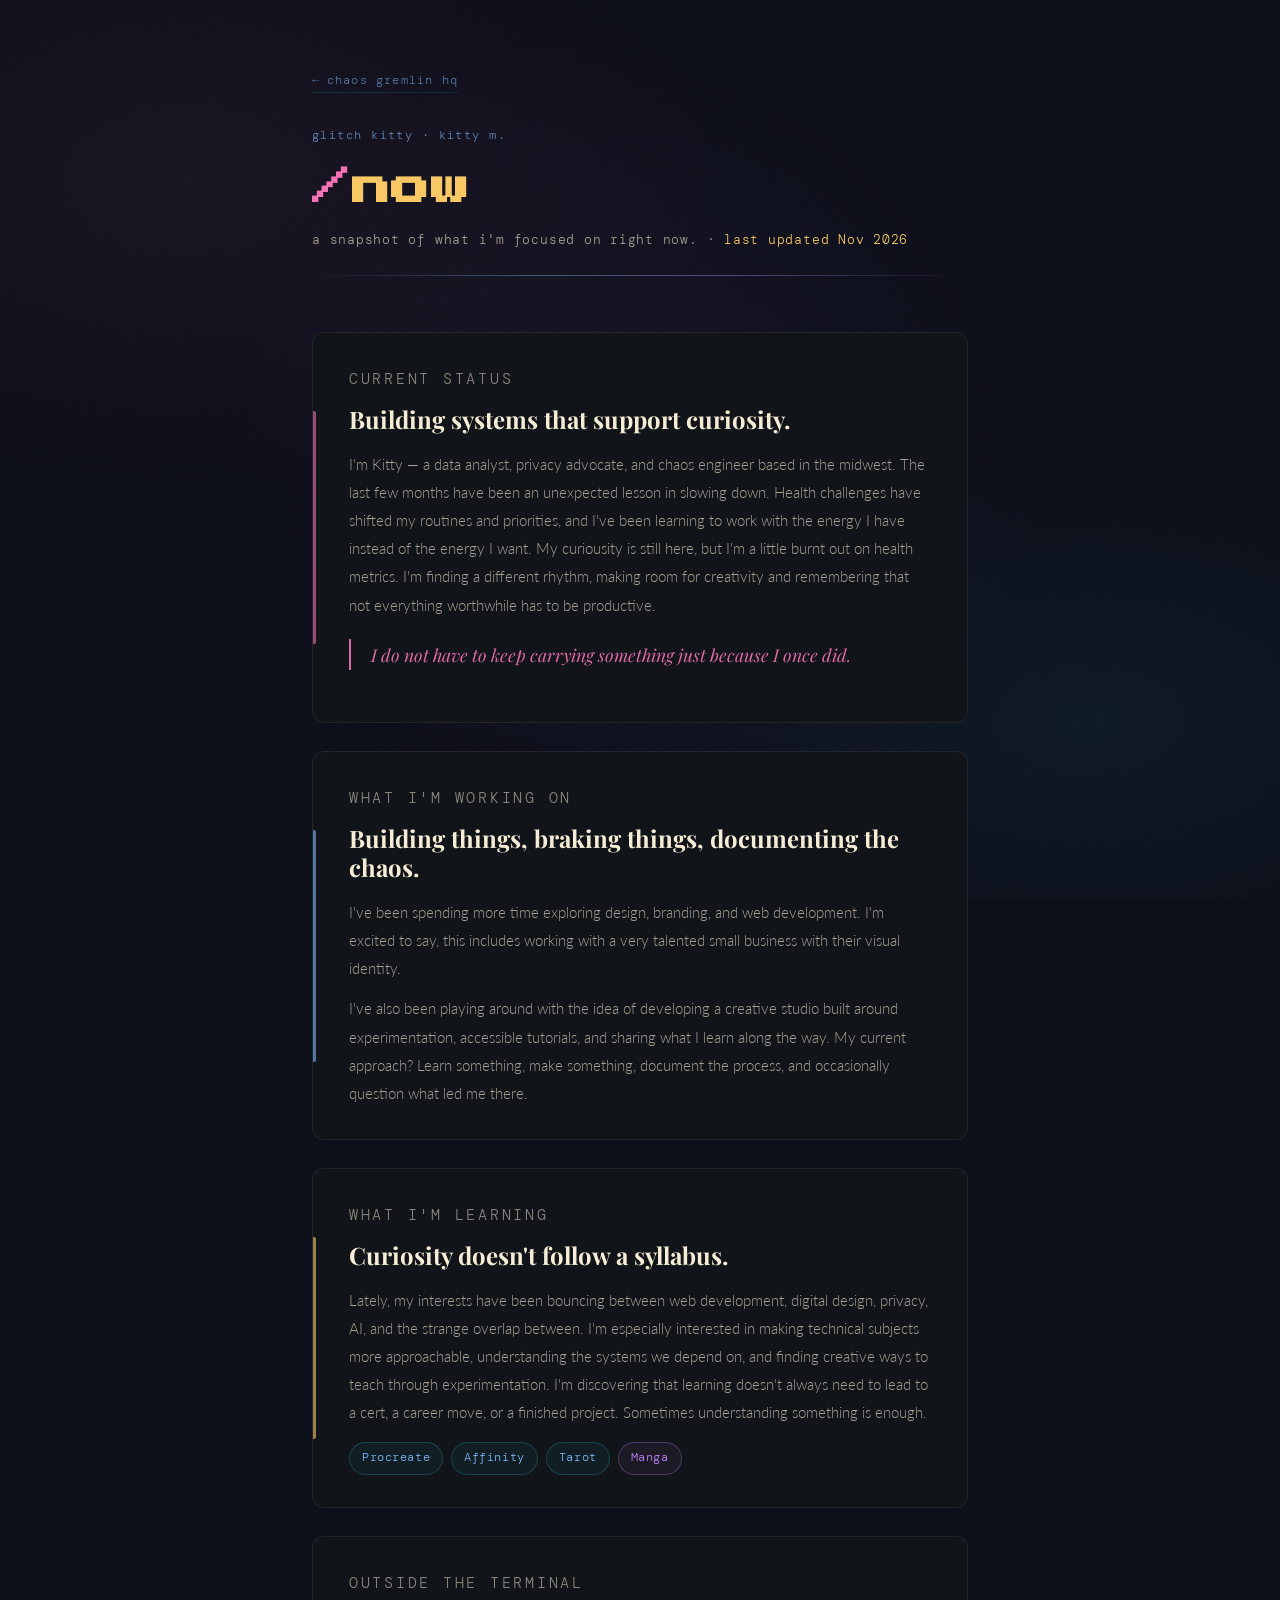
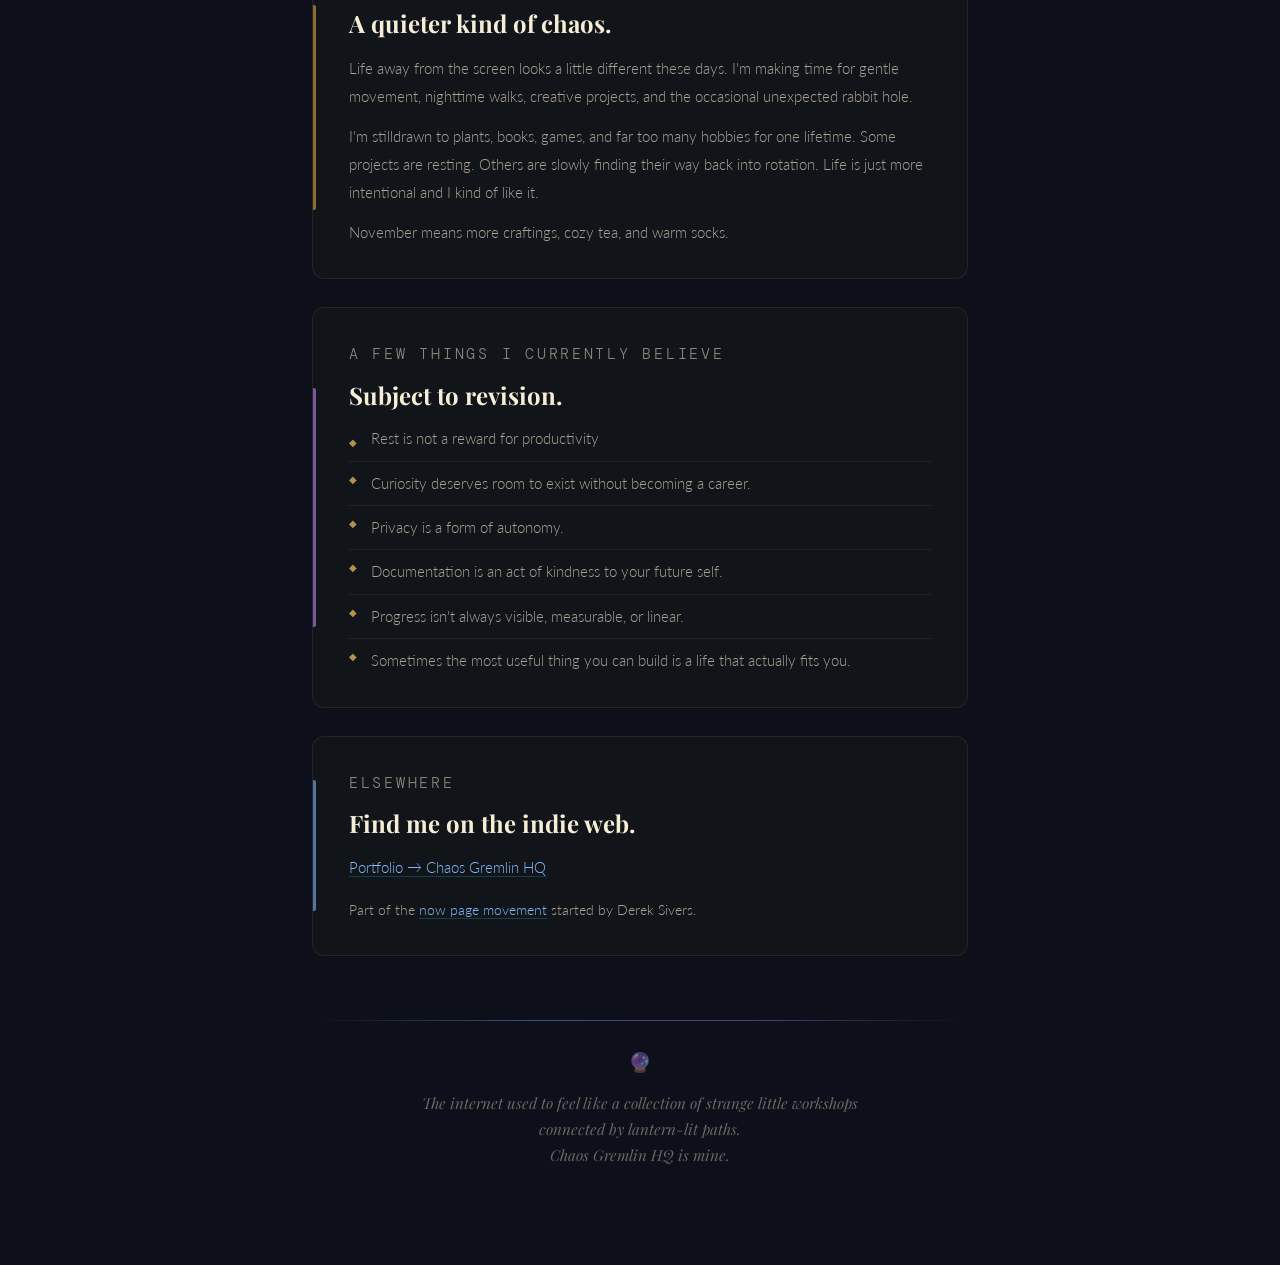
<file: now.html>
<!DOCTYPE html>
<html lang="en">
<head>
  <meta charset="UTF-8" />
  <meta name="viewport" content="width=device-width, initial-scale=1.0" />
  <title>/now — Chaos Gremlin HQ</title>

  <!--
    Fonts:
    - Press Start 2P  → glitch /now title (from the guide's aesthetic)
    - Playfair Display → card titles, warmth and personality
    - DM Mono          → labels, tags, breadcrumbs
    - Lato             → body text, readable and light
  -->
  <link href="https://fonts.googleapis.com/css2?family=Press+Start+2P&family=Playfair+Display:ital,wght@0,400;0,700;1,400&family=DM+Mono:wght@300;400&family=Lato:wght@300;400&display=swap" rel="stylesheet">

  <style>
    /* ── CSS Variables: Chaos Gremlin palette (swapped from warm signal) ── */
    :root {
      --bg-void:        #0d0f1a;
      --bg-card:        #111418;
      --bg-card-hover:  #1a1e24;
      --glow-blue:      #7eb8f7;   /* glow-blue */
      --glow-purple:    #c084fc;   /* orchid, was glow-purple */
      --pink-soft:      #f472b6;   /* neon-pink, was pink-soft */
      --pink-warm:      #e0a840;   /* chaos-amber, was pink-warm */
      --cream:          #f5edd6;   /*  cream */
      --cream-dim:      #a8a094;   /* cream-dim */
      --gold-accent:    #f7c863;   /* chaos-gold, was gold-accent */
      --chaos-gold:     #f7c863;
      --orchid:         #c084fc;
      --neon-pink:      #f472b6;
      --cyan:           #22d3ee;
      --border-subtle:  rgba(240, 238, 234, 0.08);
      --border-glow:    rgba(34, 211, 238, 0.35);

      --font-pixel:   'Press Start 2P', monospace;
      --font-display: 'Playfair Display', Georgia, serif;
      --font-mono:    'DM Mono', 'Courier New', monospace;
      --font-body:    'Lato', sans-serif;
    }

    /* ── Reset ── */
    *, *::before, *::after { box-sizing: border-box; margin: 0; padding: 0; }
    html { scroll-behavior: smooth; }

    body {
      background-color: var(--bg-void);
      color: var(--cream);
      font-family: var(--font-body);
      font-weight: 300;
      line-height: 1.8;
      min-height: 100vh;
      overflow-x: hidden;
      /* Hide default cursor — glitter trail replaces it on desktop */
      cursor: none;
    }

    /* Show default cursor on touch devices (no hover/trail there) */
    @media (hover: none) { body { cursor: auto; } }

    /* ── Atmospheric background: warm lamp glow layers ── */
    body::before {
      content: '';
      position: fixed;
      inset: 0;
      background:
        radial-gradient(ellipse 60% 50% at 15% 20%, rgba(244, 114, 182, 0.06) 0%, transparent 70%),
        radial-gradient(ellipse 50% 40% at 85% 80%, rgba(34, 211, 238, 0.06) 0%, transparent 70%),
        radial-gradient(ellipse 40% 60% at 50% 50%, rgba(192, 132, 252, 0.05) 0%, transparent 80%);
      pointer-events: none;
      z-index: 0;
    }

    /* SVG grain texture overlay — matches portfolio CSS */
    body::after {
      content: '';
      position: fixed;
      inset: 0;
      background-image: url("data:image/svg+xml,%3Csvg viewBox='0 0 256 256' xmlns='http://www.w3.org/2000/svg'%3E%3Cfilter id='noise'%3E%3CfeTurbulence type='fractalNoise' baseFrequency='0.9' numOctaves='4' stitchTiles='stitch'/%3E%3C/filter%3E%3Crect width='100%25' height='100%25' filter='url(%23noise)' opacity='0.04'/%3E%3C/svg%3E");
      pointer-events: none;
      opacity: 0.45;
      z-index: 0;
    }

    /* ── Layout wrapper ── */
    .wrapper {
      position: relative;
      z-index: 1;
      max-width: 720px;
      margin: 0 auto;
      padding: 4rem 2rem 6rem;
    }

    /* ── Back link — breadcrumb style ── */
    .back-link {
      display: inline-flex;
      align-items: center;
      gap: 0.4rem;
      font-family: var(--font-mono);
      font-size: 0.75rem;
      letter-spacing: 0.1em;
      color: var(--glow-blue);
      text-decoration: none;
      opacity: 0.6;
      margin-bottom: 2rem;
      transition: opacity 0.2s ease, color 0.2s ease;
    }

    .back-link:hover { opacity: 1; color: var(--pink-soft); }

    /* Arrow nudges left on hover */
    .back-link:hover .back-arrow { transform: translateX(-3px); }
    .back-arrow { display: inline-block; transition: transform 0.2s ease; }

    /* ── Page Header ── */
    .site-header {
      margin-bottom: 3.5rem;
      animation: fadeUp 0.8s ease both;
    }

    .breadcrumb {
      font-family: var(--font-mono);
      font-size: 0.75rem;
      color: var(--glow-blue);
      letter-spacing: 0.12em;
      text-transform: lowercase;
      margin-bottom: 1rem;
      opacity: 0.7;
    }

    /*
      The /now title uses Press Start 2P from the guide's aesthetic.
      Glitch effect fires on hover using clip-path + CSS keyframes.
    */
    .page-title {
      font-family: var(--font-pixel);
      font-size: clamp(1.4rem, 5vw, 2.4rem);
      color: var(--chaos-gold);
      line-height: 1.4;
      position: relative;
      display: inline-block;
      letter-spacing: 0.04em;
    }

    /* The /slash gets cotton candy pink */
    .page-title .slash { color: var(--pink-soft); }

    /* Glitch pseudo-elements — hidden until hover */
    .page-title::before,
    .page-title::after {
      content: attr(data-text);
      position: absolute;
      top: 0; left: 0;
      width: 100%;
      opacity: 0;
      pointer-events: none;
    }

    .page-title:hover::before {
      opacity: 1;
      color: var(--neon-pink);
      animation: glitch-before 0.9s infinite linear alternate-reverse;
    }

    .page-title:hover::after {
      opacity: 1;
      color: var(--cyan);
      animation: glitch-after 0.8s infinite linear alternate-reverse;
    }

    @keyframes glitch-before {
      0%   { clip-path: inset(0 0 90% 0); transform: translate(-2px, -1px); }
      100% { clip-path: inset(85% 0 0 0); transform: translate(2px, 1px); }
    }
    @keyframes glitch-after {
      0%   { clip-path: inset(0 0 85% 0); transform: translate(1px, 1px); }
      100% { clip-path: inset(90% 0 0 0); transform: translate(-2px, -2px); }
    }

    .page-subtitle {
      font-family: var(--font-mono);
      font-size: 0.8rem;
      color: var(--cream-dim);
      margin-top: 0.75rem;
      letter-spacing: 0.06em;
    }

    .page-subtitle .updated { color: var(--gold-accent); }

    /* Decorative glow rule — gradient line from the guide */
    .glow-rule {
      border: none;
      height: 1px;
      background: linear-gradient(90deg, transparent, var(--glow-blue), var(--glow-purple), transparent);
      opacity: 0.4;
      margin: 1.5rem 0;
    }

    /* ── Cards ── */
    .card {
      background: var(--bg-card);
      border: 1px solid var(--border-subtle);
      border-radius: 12px;
      padding: 2rem 2.25rem;
      margin-bottom: 1.75rem;
      position: relative;
      overflow: hidden;
      transition: border-color 0.3s ease, transform 0.3s ease;
      animation: fadeUp 0.8s ease both;
    }

    /* Staggered card entrance animation */
    .card:nth-child(1) { animation-delay: 0.1s; }
    .card:nth-child(2) { animation-delay: 0.2s; }
    .card:nth-child(3) { animation-delay: 0.3s; }
    .card:nth-child(4) { animation-delay: 0.4s; }
    .card:nth-child(5) { animation-delay: 0.5s; }
    .card:nth-child(6) { animation-delay: 0.6s; }
    .card:nth-child(7) { animation-delay: 0.7s; }

    .card:hover {
      border-color: var(--border-glow);
      transform: translateY(-2px);
    }

    /* Left accent bar — color set per card via --card-accent */
    .card::before {
      content: '';
      position: absolute;
      left: 0; top: 20%; bottom: 20%;
      width: 3px;
      border-radius: 0 2px 2px 0;
      background: var(--card-accent, var(--glow-blue));
      opacity: 0.6;
      transition: opacity 0.3s ease;
    }

    .card:hover::before { opacity: 1; }

    /* Unique accent per section mood */
    .card--status   { --card-accent: var(--pink-soft); }
    .card--working  { --card-accent: var(--glow-blue); }
    .card--learning { --card-accent: var(--gold-accent); }
    .card--reading  { --card-accent: var(--glow-purple); }
    .card--hobbies  { --card-accent: var(--pink-warm); }
    .card--fridge   { --card-accent: var(--gold-accent); }
    .card--beliefs  { --card-accent: var(--orchid); }
    .card--elsewhere{ --card-accent: var(--glow-blue); }

    /* ── Card typography ── */
    .card-label {
      font-family: var(--font-mono);
      font-size: 0.7rem;
      letter-spacing: 0.18em;
      text-transform: uppercase;
      color: var(--card-accent, var(--glow-blue));
      margin-bottom: 0.75rem;
      opacity: 0.8;
    }

    /* Card titles use Playfair Display for warmth */
    .card-title {
      font-family: var(--font-display);
      font-size: 1.5rem;
      font-weight: 700;
      color: var(--cream);
      margin-bottom: 1rem;
      line-height: 1.2;
    }

    .card p {
      color: var(--cream-dim);
      font-size: 0.95rem;
      line-height: 1.85;
      margin-bottom: 0.75rem;
    }

    .card p:last-child { margin-bottom: 0; }

    /* Pull quote / belief statement */
    .belief {
      font-family: var(--font-display);
      font-style: italic;
      font-size: 1.1rem;
      color: var(--pink-soft);
      border-left: 2px solid var(--pink-soft);
      padding-left: 1.25rem;
      margin: 1.25rem 0;
      opacity: 0.9;
    }

    /* ── Tag pills ── */
    .tags {
      display: flex;
      flex-wrap: wrap;
      gap: 0.5rem;
      margin-top: 1rem;
    }

    .tag {
      font-family: var(--font-mono);
      font-size: 0.72rem;
      letter-spacing: 0.05em;
      padding: 0.3rem 0.75rem;
      border-radius: 20px;
      border: 1px solid;
      transition: background 0.2s ease;
    }

    .tag--blue   { color: var(--glow-blue);   border-color: rgba(30,107,120,0.5);   background: rgba(30,107,120,0.12); }
    .tag--purple { color: var(--glow-purple); border-color: rgba(192,132,252,0.3);  background: rgba(192,132,252,0.06); }
    .tag--pink   { color: var(--pink-soft);   border-color: rgba(244,114,182,0.3);  background: rgba(244,114,182,0.06); }
    .tag--gold   { color: var(--gold-accent); border-color: rgba(247,200,99,0.3);   background: rgba(247,200,99,0.06); }

    .tag--blue:hover   { background: rgba(30,107,120,0.22); }
    .tag--purple:hover { background: rgba(192,132,252,0.15); }
    .tag--pink:hover   { background: rgba(244,114,182,0.15); }
    .tag--gold:hover   { background: rgba(247,200,99,0.15); }

    /* ── Book entries (reading section) ── */
    .book-entry {
      padding: 1rem 0;
      border-bottom: 1px solid var(--border-subtle);
    }

    .book-entry:last-child { border-bottom: none; padding-bottom: 0; }
    .book-entry:first-child { padding-top: 0; }

    .book-title {
      font-family: var(--font-display);
      font-style: italic;
      color: var(--cream);
      font-size: 1rem;
    }

    .book-note {
      font-size: 0.875rem;
      color: var(--cream-dim);
      margin-top: 0.25rem;
    }

    /* ── Belief list (current beliefs card) ── */
    .belief-list {
      list-style: none;
      margin: 1rem 0 0;
      padding: 0;
    }

    .belief-list li {
      font-size: 0.95rem;
      color: var(--cream-dim);
      padding: 0.5rem 0 0.5rem 1.4rem;
      position: relative;
      border-bottom: 1px solid var(--border-subtle);
    }

    .belief-list li:last-child { border-bottom: none; padding-bottom: 0; }
    .belief-list li:first-child { padding-top: 0; }

    /* Mono glyph bullet, gold-accented */
    .belief-list li::before {
      content: '◆';
      position: absolute;
      left: 0;
      top: 0.55rem;
      font-size: 0.6rem;
      color: var(--gold-accent);
      opacity: 0.7;
    }

    /* ── Links ── */
    a {
      color: var(--glow-blue);
      text-decoration: none;
      border-bottom: 1px solid rgba(30,107,120,0.5);
      transition: color 0.2s, border-color 0.2s;
    }

    a:hover { color: var(--pink-soft); border-color: var(--pink-soft); }

    /* ── Footer ── */
    .site-footer {
      margin-top: 4rem;
      text-align: center;
      animation: fadeUp 1s ease 0.8s both;
    }

    .site-footer p {
      font-family: var(--font-display);
      font-style: italic;
      font-size: 0.95rem;
      color: var(--cream-dim);
      opacity: 0.6;
      line-height: 1.7;
    }

    .site-footer .glyph {
      font-size: 1.2rem;
      display: block;
      margin-bottom: 0.75rem;
      opacity: 0.5;
    }

    /* ── Glitter cursor dot ── */
    .glitter-dot {
      position: fixed;
      border-radius: 50%;
      pointer-events: none;
      z-index: 9999;
      opacity: 0.85;
      transform: translate(-50%, -50%);
      animation: glitter-fade 0.7s ease-out forwards;
    }

    @keyframes glitter-fade {
      0%   { opacity: 0.85; transform: translate(-50%, -50%) scale(1); }
      100% { opacity: 0;    transform: translate(-50%, -50%) scale(0.2); }
    }

    /* ── Page entrance animation ── */
    @keyframes fadeUp {
      from { opacity: 0; transform: translateY(18px); }
      to   { opacity: 1; transform: translateY(0); }
    }

    /* ── Responsive ── */
    @media (max-width: 600px) {
      .wrapper { padding: 2.5rem 1.25rem 4rem; }
      .card { padding: 1.5rem; }
      .page-title { font-size: 1.2rem; }
    }

    @media (prefers-reduced-motion: reduce) {
      html { scroll-behavior: auto; }
      .card, .site-header, .site-footer { animation: none; }
      .page-title:hover::before,
      .page-title:hover::after { animation: none; opacity: 0; }
    }
  </style>
</head>
<body>

  <div class="wrapper">

    <!-- Back to portfolio — breadcrumb nav -->
    <a href="index.html" class="back-link" aria-label="Back to portfolio">
      <span class="back-arrow">←</span> chaos gremlin hq
    </a>

    <!-- Page Header -->
    <header class="site-header">
      <p class="breadcrumb">Glitch Kitty · Kitty M.</p>
      <!--
        data-text mirrors the visible text — required for CSS glitch pseudo-elements.
        Hover the title to trigger the glitch animation.
      -->
      <h1 class="page-title" data-text="/now"><span class="slash">/</span>now</h1>
      <p class="page-subtitle">
        a snapshot of what i'm focused on right now. ·
        <span class="updated">last updated Nov 2026</span>
      </p>
      <hr class="glow-rule" />
    </header>

    <main>

      <!-- Current Status -->
      <article class="card card--status">
        <p class="card-label">current status</p>
        <h2 class="card-title">Building systems that support curiosity.</h2>
        <p>
          I'm Kitty — a data analyst, privacy advocate, and chaos engineer based in the midwest.
          The last few months have been an unexpected lesson in slowing down. Health challenges have 
          shifted my routines and priorities, and I've been learning to work with the energy I have 
          instead of the energy I want. My curiousity is still here, but I'm a little burnt out on health metrics.
          I'm finding a different rhythm, making room for creativity and remembering that not everything worthwhile
          has to be productive.
        </p>
        <blockquote class="belief">
          I do not have to keep carrying something just because I once did.
        </blockquote>
      </article>

      <!-- What I'm Working On -->
      <article class="card card--working">
        <p class="card-label">what i'm working on</p>
        <h2 class="card-title">Building things, braking things, documenting the chaos.</h2>
        <p>
          I've been spending more time exploring design, branding, and web development. I'm excited 
          to say, this includes working with a very talented small business with their visual identity. 
        </p>
        <p>
          I've also been playing around with the idea of developing a creative studio built around
          experimentation, accessible tutorials, and sharing what I learn along the way. My current approach?
          Learn something, make something, document the process, and occasionally question what led me there.
        </p>
        
        
      </article>

      <!-- What I'm Learning -->
      <article class="card card--learning">
        <p class="card-label">what i'm learning</p>
        <h2 class="card-title">Curiosity doesn't follow a syllabus.</h2>
        <p>
          Lately, my interests have been bouncing between web development, digital design, privacy, 
          AI, and the strange overlap between. I'm especially interested in making technical subjects 
          more approachable, understanding the systems we depend on, and finding creative ways to teach through experimentation. 
          I'm discovering that learning doesn't always need to lead to a cert, a career move, or a finished project. 
          Sometimes understanding something is enough.
        </p>
        <div class="tags">
          <span class="tag tag--blue">Procreate</span>
          <span class="tag tag--blue">Affinity</span>
          <span class="tag tag--blue">Tarot</span>
          <span class="tag tag--purple">Manga</span>
        </div>
      </article>

      <!-- What I'm Reading -->
      <!-- <article class="card card--reading">
        <p class="card-label">what i'm reading</p>
        <h2 class="card-title">Currently on my desk.</h2>
        <p>I read several things at once and I refuse to apologize for it.</p>

        <div style="margin-top: 1.25rem;">

          <div class="book-entry">
            <p class="book-title">Storytelling with Data — Cole Nussbaumer Knaflic</p>
            <p class="book-note">Learning to find the story before reaching for a chart. Working on chart selection and what I'm calling "upstream thinking" — identifying what actually needs to be said before touching the data.</p>
          </div>

          <div class="book-entry">
            <p class="book-title">Modern Data — Kelvin Lin</p>
            <p class="book-note">Getting into the infrastructure side of analytics. Understanding how data actually moves through organizations, not just how to analyze it once it lands.</p>
          </div>

          <div class="book-entry">
            <p class="book-title">How to Write Clearly — Tom Albrighton</p>
            <p class="book-note">Because good analysis that nobody can understand is just expensive noise. Clarity is a technical skill and I'm treating it like one.</p>
          </div>

          <div class="book-entry">
            <p class="book-title">Somatic Yoga for Nervous System Regulation — LearnWell Books</p>
            <p class="book-note">Less "reading" and more "ongoing reference" at this point — it has a guide for specific poses, so it's the kind of book I keep coming back to rather than finishing.</p>
          </div>

          <div class="book-entry">
            <p class="book-title">All About Love — bell hooks</p>
            <p class="book-note">Just started this one. Already suspicious it's going to rearrange some furniture in my head.</p>
          </div>

          <div class="book-entry">
            <p class="book-title">Caught Up — Nessa Allen</p>
            <p class="book-note">Spicy romance on the physical stack. Sometimes a book just needs to be fun and nobody has to justify that.</p>
          </div>

          <div class="book-entry">
            <p class="book-title">A Soul to Touch — Opal Reyne
              <span style="font-family: var(--font-mono); font-size: 0.7rem; color: var(--glow-blue); margin-left: 0.5rem;">audiobook</span>
            </p>
            <p class="book-note">Picked this up after finishing Wave Song. Commute-stack monster romance — the read-while-doing-other-things slot remains a sacred slot.</p>
          </div>

        </div>
      </article> -->

      <!-- Outside the Terminal -->
      <article class="card card--hobbies">
        <p class="card-label">outside the terminal</p>
        <h2 class="card-title">A quieter kind of chaos.</h2>
        <p>
          Life away from the screen looks a little different these days. I'm
          making time for gentle movement, nighttime walks, creative projects, and 
          the occasional unexpected rabbit hole.
        </p>
        <p>
          I'm stilldrawn to plants, books, games, and far too many hobbies for one lifetime.
          Some projects are resting. Others are slowly finding their way back into rotation. 
          Life is just more intentional and I kind of like it.
        </p>
        <p>
          November means more craftings, cozy tea, and warm socks. 
      </article>

      <!-- A Few Things I Currently Believe -->
      <article class="card card--beliefs">
        <p class="card-label">a few things i currently believe</p>
        <h2 class="card-title">Subject to revision.</h2>
        <ul class="belief-list">
          <li>Rest is not a reward for productivity</li>
          <li>Curiosity deserves room to exist without becoming a career.</li>
          <li>Privacy is a form of autonomy.</li>
          <li>Documentation is an act of kindness to your future self.</li>
          <li>Progress isn't always visible, measurable, or linear.</li>
          <li>Sometimes the most useful thing you can build is a life that actually fits you.</li>
        </ul>
      </article>

      <!-- Elsewhere -->
      <article class="card card--elsewhere">
        <p class="card-label">elsewhere</p>
        <h2 class="card-title">Find me on the indie web.</h2>
        <p><a href="index.html">Portfolio → Chaos Gremlin HQ</a></p>
        <p style="margin-top: 1rem; font-size: 0.85rem; color: var(--cream-dim);">
          Part of the <a href="https://nownownow.com" target="_blank" rel="noopener">now page movement</a> started by Derek Sivers.
        </p>
      </article>

    </main>

    <!-- Footer -->
    <footer class="site-footer">
      <hr class="glow-rule" />
      <span class="glyph">🔮</span>
      <p>
        The internet used to feel like a collection of strange little workshops<br>
        connected by lantern-lit paths.<br>
        Chaos Gremlin HQ is mine.
      </p>
    </footer>

  </div><!-- /wrapper -->


  <!--
    GLITTER CURSOR TRAIL — adapted from now-pages-guide.html
    Warm signal palette colors: gold, orchid, pink, cyan
  -->
  <script>
    // Glitter colors drawn from the Chaos Gremlin palette
    const GLITTER_COLORS = [
      '#f7c863', // chaos gold
      '#f472b6', // neon pink
      '#c084fc', // orchid
      '#22d3ee', // cyan
      '#1e6b78', // gremlin teal
      '#e0a840', // chaos amber
    ];

    // Spawn a single glitter dot at screen coordinates (x, y)
    function spawnDot(x, y) {
      const dot = document.createElement('div');
      dot.className = 'glitter-dot';

      // Random color from palette
      const color = GLITTER_COLORS[Math.floor(Math.random() * GLITTER_COLORS.length)];
      dot.style.background = color;

      // Random size for visual variety
      const size = Math.random() * 6 + 4;
      dot.style.width  = size + 'px';
      dot.style.height = size + 'px';

      // Glow matches dot color
      dot.style.boxShadow = `0 0 ${size * 2}px ${color}`;

      // Position: fixed so it stays at cursor regardless of scroll
      dot.style.left = x + 'px';
      dot.style.top  = y + 'px';

      document.body.appendChild(dot);

      // Clean up after CSS animation completes (0.7s)
      setTimeout(() => dot.remove(), 700);
    }

    // Desktop: continuous trail on mouse movement
    document.addEventListener('mousemove', (e) => {
      spawnDot(e.clientX, e.clientY);
    });

    // Mobile: burst of sparkles on tap (touchstart fires before scroll intent)
    document.addEventListener('touchstart', (e) => {
      Array.from(e.touches).forEach(touch => {
        const burstCount = Math.floor(Math.random() * 3) + 8;
        for (let i = 0; i < burstCount; i++) {
          const angle  = Math.random() * Math.PI * 2;
          const radius = Math.random() * 28;
          const x = touch.clientX + Math.cos(angle) * radius;
          const y = touch.clientY + Math.sin(angle) * radius;
          // Stagger spawns so dots don't all vanish simultaneously
          setTimeout(() => spawnDot(x, y), i * 30);
        }
      });
    }, { passive: true }); // passive: don't block scroll performance
  </script>

</body>
</html>
</file>
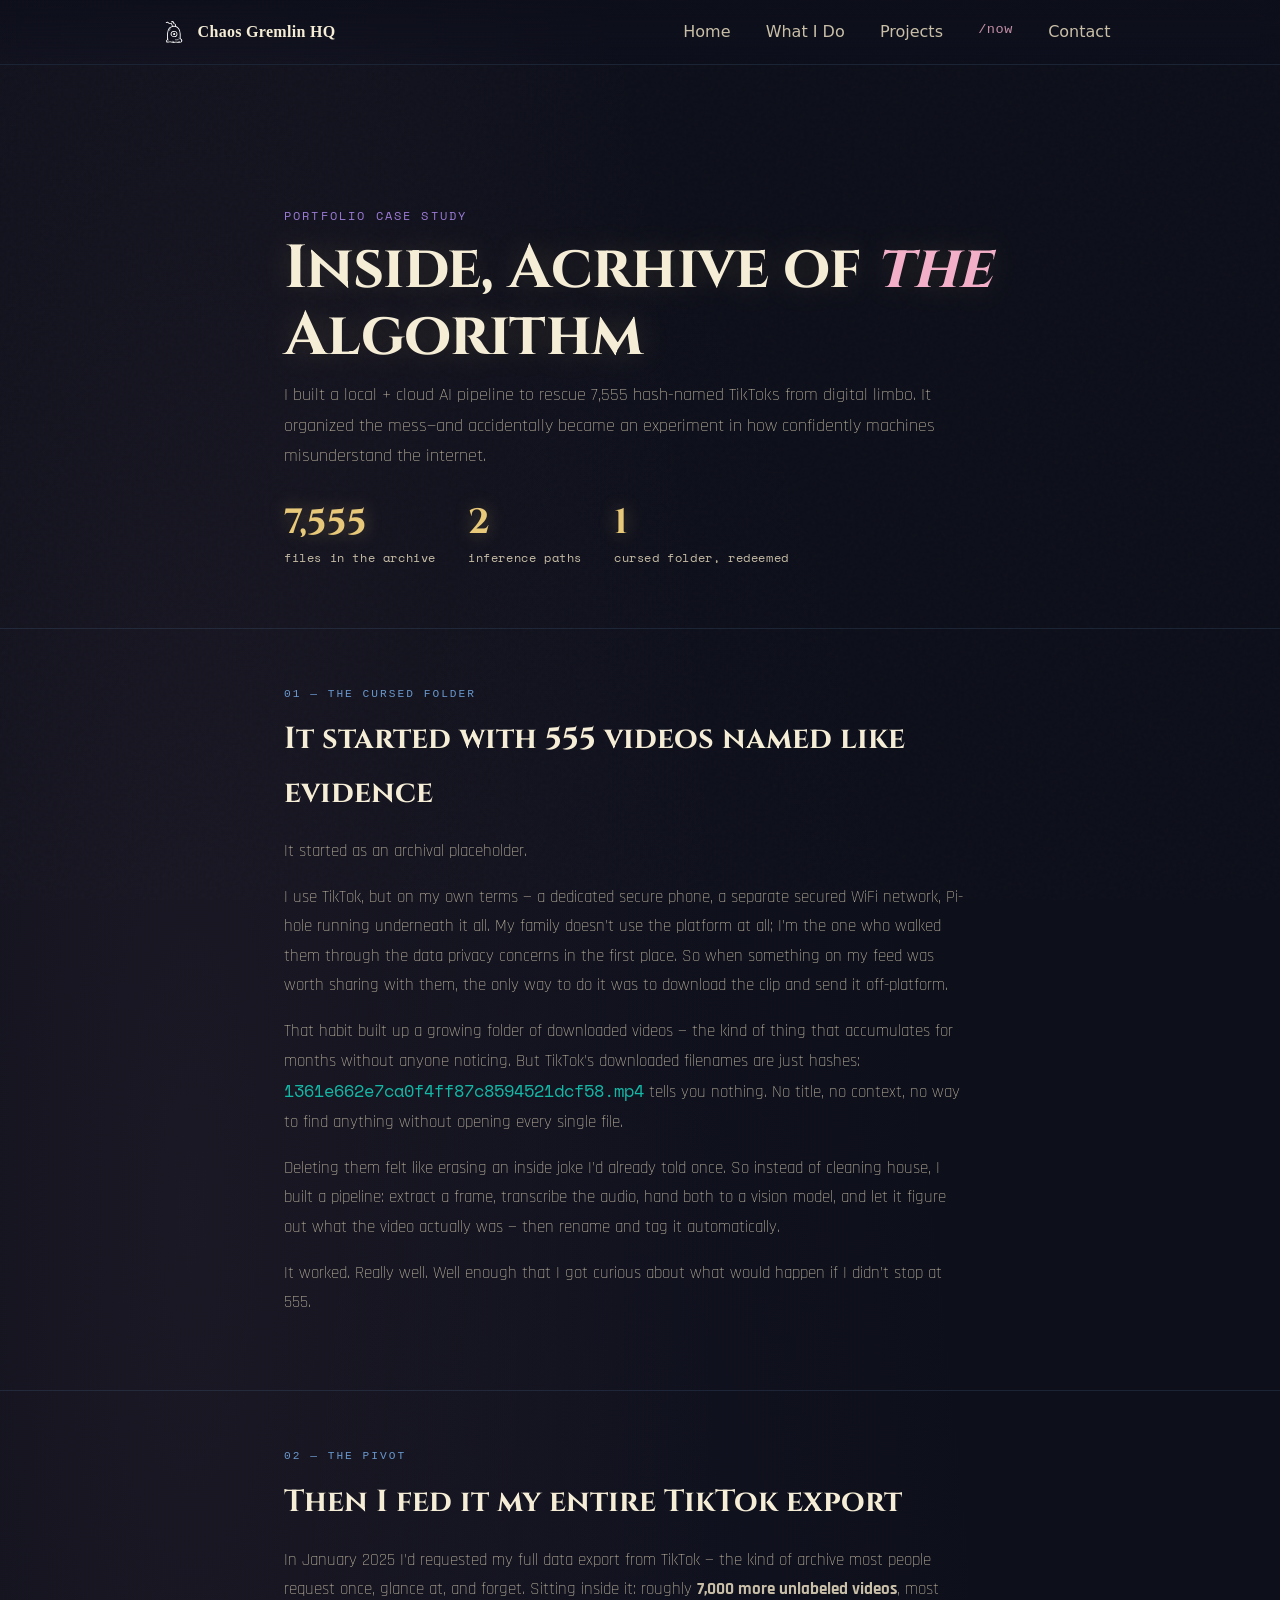
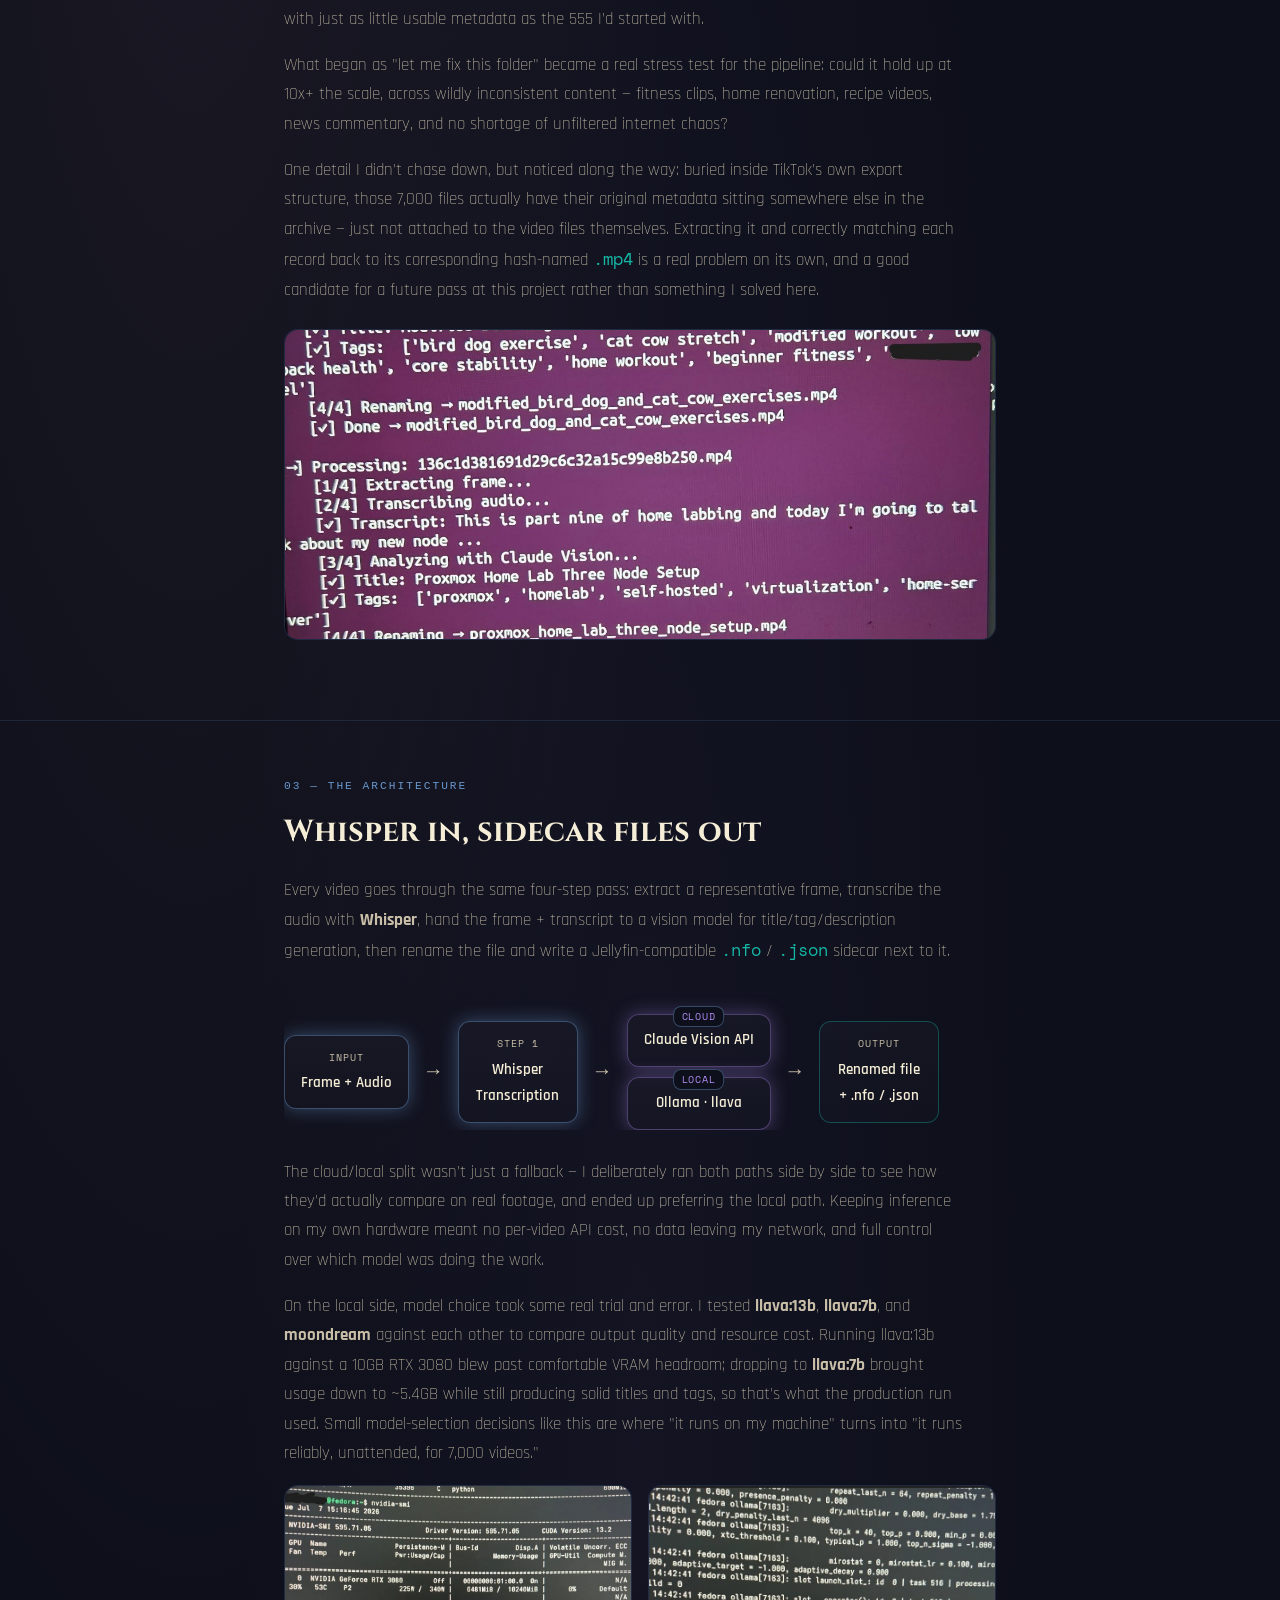
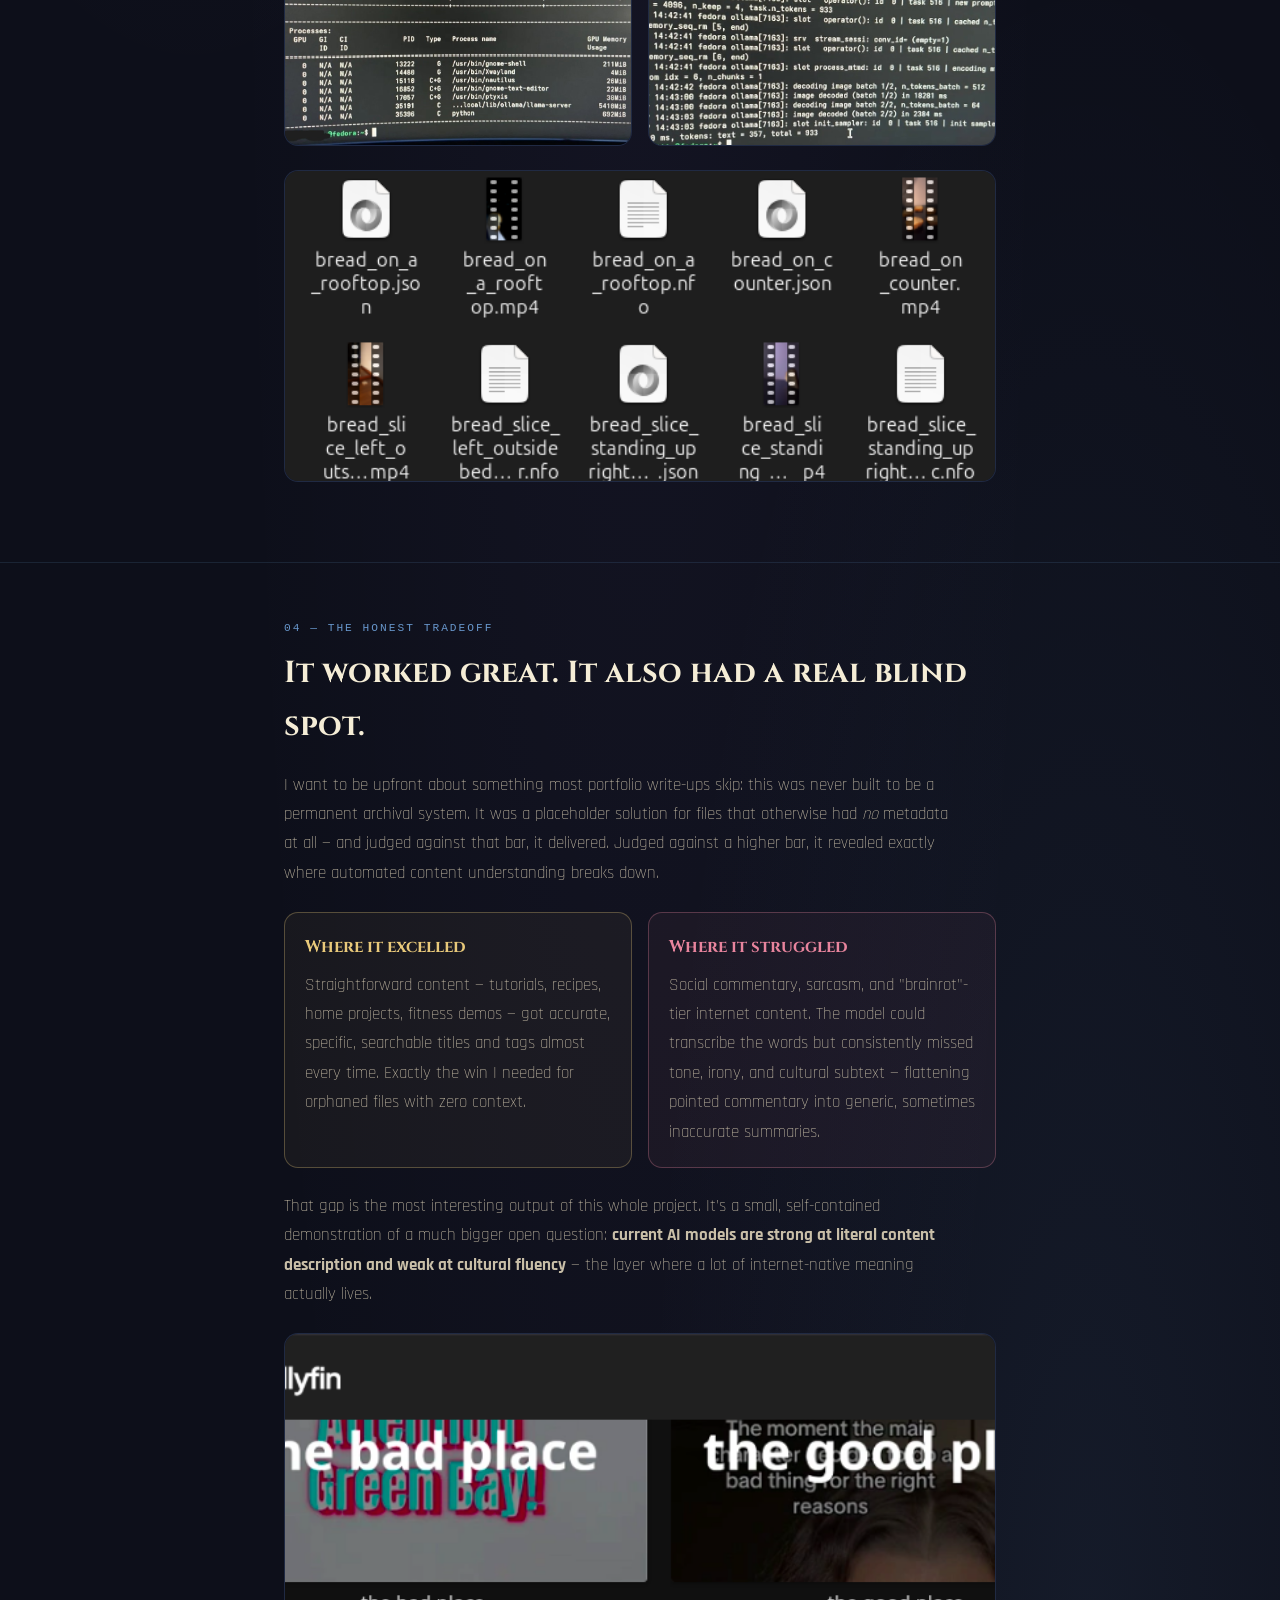
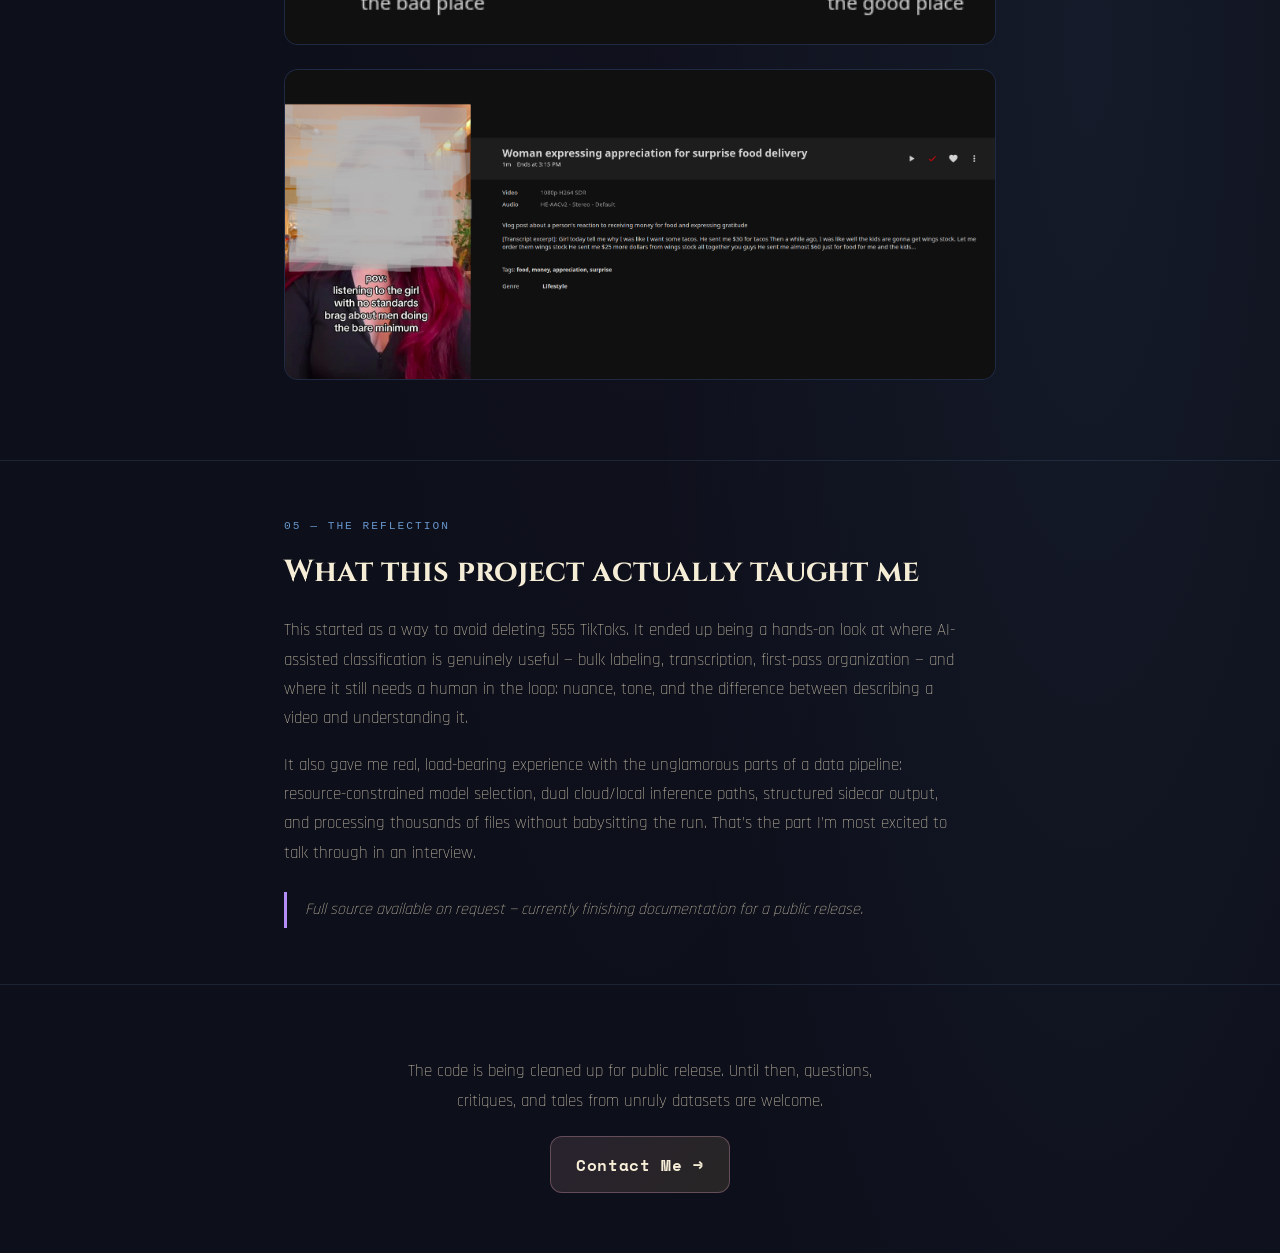
<file: projects/archive-of-the-algorithm.html>
<!DOCTYPE html>
<html lang="en">
<head>
<meta charset="UTF-8">
<meta name="viewport" content="width=device-width, initial-scale=1.0">
<title>Archive of the Algorithm — TikTok Auto-Labeler Pipeline</title>
<link rel="preconnect" href="https://fonts.googleapis.com">
<link href="https://fonts.googleapis.com/css2?family=Cinzel:wght@500;600;700&family=Rajdhani:wght@400;500;600;700&family=Space+Mono:wght@400;700&display=swap" rel="stylesheet">
<link rel="stylesheet" href="../simple_style.css">
<link rel="stylesheet" href="archive-of-the-algorithm.css">
</head>
<body>

<!-- ============================================================
     SITE HEADER — shared navigation (links back to main portfolio)
============================================================ -->
<header class="site-header">
  <div class="container header-inner">
    <a class="brand" href="../index.html" aria-label="Home">
      <img src="../assets/icons/brainslug.svg" alt="Chaos Gremlin HQ logo" class="brand-logo">
      <span class="brand-text">Chaos Gremlin HQ</span>
    </a>
    <button id="navToggle" class="nav-toggle" aria-expanded="false" aria-controls="siteNav">
      <span class="nav-toggle-bar"></span>
      <span class="sr-only">Menu</span>
    </button>
    <nav id="siteNav" class="site-nav">
      <a href="../index.html">Home</a>
      <a href="../index.html#services">What I Do</a>
      <a href="../index.html#projects">Projects</a>
      <!-- /now lives outside the single-page flow — mono + pink signals that, matches index.html -->
      <a href="../now.html" class="nav-now">/now</a>
      <a href="../index.html#contact">Contact</a>
    </nav>
  </div>
</header>

<!-- ── Hero ── -->
<header class="hero">
  <div class="wrap">
    <div class="eyebrow">Portfolio Case Study</div>
    <h1 class="title">Inside, Acrhive of <i>the</i><br>Algorithm</h1>
    <p class="subtitle">I built a local + cloud AI pipeline to rescue 7,555 hash-named TikToks from digital limbo. It organized the mess—and accidentally became an experiment in how confidently machines misunderstand the internet.</p>
    <div class="stat-row">
      <div class="stat"><span class="num">7,555</span><span class="label">files in the archive</span></div>
      <div class="stat"><span class="num">2</span><span class="label">inference paths</span></div>
      <div class="stat"><span class="num">1</span><span class="label">cursed folder, redeemed</span></div>
    </div>
  </div>
</header>

<!-- ── 01: The Cursed Folder — origin story, no image needed ── -->
<section id="cursed">
  <div class="wrap">
    <div class="section-label">01 — The Cursed Folder</div>
    <h2>It started with 555 videos named like evidence</h2>
    <p class="lede">It started as an archival placeholder.</p>
    <p>I use TikTok, but on my own terms — a dedicated secure phone, a separate secured WiFi network, Pi-hole running underneath it all. My family doesn't use the platform at all; I'm the one who walked them through the data privacy concerns in the first place. So when something on my feed was worth sharing with them, the only way to do it was to download the clip and send it off-platform.</p>
    <p>That habit built up a growing folder of downloaded videos — the kind of thing that accumulates for months without anyone noticing. But TikTok's downloaded filenames are just hashes: <span class="accent-teal">1361e662e7ca0f4ff87c8594521dcf58.mp4</span> tells you nothing. No title, no context, no way to find anything without opening every single file.</p>
    <p>Deleting them felt like erasing an inside joke I'd already told once. So instead of cleaning house, I built a pipeline: extract a frame, transcribe the audio, hand both to a vision model, and let it figure out what the video actually was — then rename and tag it automatically.</p>
    <p>It worked. Really well. Well enough that I got curious about what would happen if I didn't stop at 555.</p>
  </div>
</section>

<!-- ── 02: The Pivot — the 7,000-video export, plus terminal screenshot ── -->
<section id="pivot">
  <div class="wrap">
    <div class="section-label">02 — The Pivot</div>
    <h2>Then I fed it my entire TikTok export</h2>
    <p>In January 2025 I'd requested my full data export from TikTok — the kind of archive most people request once, glance at, and forget. Sitting inside it: roughly <strong>7,000 more unlabeled videos</strong>, most with just as little usable metadata as the 555 I'd started with.</p>
    <p>What began as "let me fix this folder" became a real stress test for the pipeline: could it hold up at 10x+ the scale, across wildly inconsistent content — fitness clips, home renovation, recipe videos, news commentary, and no shortage of unfiltered internet chaos?</p>
    <p>One detail I didn't chase down, but noticed along the way: buried inside TikTok's own export structure, those 7,000 files actually have their original metadata sitting somewhere else in the archive — just not attached to the video files themselves. Extracting it and correctly matching each record back to its corresponding hash-named <span class="accent-teal">.mp4</span> is a real problem on its own, and a good candidate for a future pass at this project rather than something I solved here.</p>

    <!-- Terminal screenshot: pipeline processing in real time -->
    <img class="case-img wide" src="../assets/img/workflow_pipeline_REDACTED.png" alt="Terminal output showing the pipeline processing videos in real time">
  </div>
</section>

<!-- ── 03: The Architecture — pipeline diagram + VRAM/troubleshooting/sidecar screenshots ── -->
<section id="architecture">
  <div class="wrap">
    <div class="section-label">03 — The Architecture</div>
    <h2>Whisper in, sidecar files out</h2>
    <p>Every video goes through the same four-step pass: extract a representative frame, transcribe the audio with <strong>Whisper</strong>, hand the frame + transcript to a vision model for title/tag/description generation, then rename the file and write a Jellyfin-compatible <span class="accent-teal">.nfo</span> / <span class="accent-teal">.json</span> sidecar next to it.</p>

    <div class="pipeline">
      <div class="pipeline-row">
        <div class="node blue">
          <div class="n-label">Input</div>
          <div class="n-title">Frame + Audio</div>
        </div>
        <div class="arrow">→</div>
        <div class="node blue">
          <div class="n-label">Step 1</div>
          <div class="n-title">Whisper<br>Transcription</div>
        </div>
        <div class="arrow">→</div>
        <div class="fork">
          <div class="node violet" style="position:relative;">
            <div class="fork-tag">CLOUD</div>
            <div class="n-title">Claude Vision API</div>
          </div>
          <div class="node violet" style="position:relative;">
            <div class="fork-tag">LOCAL</div>
            <div class="n-title">Ollama · llava</div>
          </div>
        </div>
        <div class="arrow">→</div>
        <div class="node teal">
          <div class="n-label">Output</div>
          <div class="n-title">Renamed file<br>+ .nfo / .json</div>
        </div>
      </div>
    </div>

    <p>The cloud/local split wasn't just a fallback — I deliberately ran both paths side by side to see how they'd actually compare on real footage, and ended up preferring the local path. Keeping inference on my own hardware meant no per-video API cost, no data leaving my network, and full control over which model was doing the work.</p>
    <p>On the local side, model choice took some real trial and error. I tested <strong>llava:13b</strong>, <strong>llava:7b</strong>, and <strong>moondream</strong> against each other to compare output quality and resource cost. Running llava:13b against a 10GB RTX 3080 blew past comfortable VRAM headroom; dropping to <strong>llava:7b</strong> brought usage down to ~5.4GB while still producing solid titles and tags, so that's what the production run used. Small model-selection decisions like this are where "it runs on my machine" turns into "it runs reliably, unattended, for 7,000 videos."</p>

    <div class="spec-grid">
      <!-- NVIDIA-SMI screenshot: VRAM under load. You had two candidates
           (fedora_specs.jpg / fedora_specs2.jpg) — defaulted to fedora_specs.jpg
           below. Swap the filename if fedora_specs2.jpg reads clearer. -->
      <img class="case-img tall" src="../assets/img/fedora_specs.png" alt="nvidia-smi terminal output showing VRAM usage under load">
      <!-- Terminal screenshot: model swap troubleshooting -->
      <img class="case-img tall" src="../assets/img/fedora_troublshoot.png" alt="Terminal output showing model swap troubleshooting on Fedora">
    </div>

    <!-- Sidecar output: .nfo / .json files next to renamed videos -->
    <img class="case-img wide" src="../assets/img/nfo_json_examples.png" alt="Example .nfo and .json sidecar files generated next to renamed video files">
  </div>
</section>

<!-- ── 04: The Honest Tradeoff — wins/misses breakdown + Jellyfin library screenshots ── -->
<section id="tradeoff">
  <div class="wrap">
    <div class="section-label">04 — The Honest Tradeoff</div>
    <h2>It worked great. It also had a real blind spot.</h2>
    <p>I want to be upfront about something most portfolio write-ups skip: this was never built to be a permanent archival system. It was a placeholder solution for files that otherwise had <em>no</em> metadata at all — and judged against that bar, it delivered. Judged against a higher bar, it revealed exactly where automated content understanding breaks down.</p>

    <div class="tradeoff-box">
      <div class="tcol win">
        <h3>Where it excelled</h3>
        <p>Straightforward content — tutorials, recipes, home projects, fitness demos — got accurate, specific, searchable titles and tags almost every time. Exactly the win I needed for orphaned files with zero context.</p>
      </div>
      <div class="tcol miss">
        <h3>Where it struggled</h3>
        <p>Social commentary, sarcasm, and "brainrot"-tier internet content. The model could transcribe the words but consistently missed tone, irony, and cultural subtext — flattening pointed commentary into generic, sometimes inaccurate summaries.</p>
      </div>
    </div>

    <p>That gap is the most interesting output of this whole project. It's a small, self-contained demonstration of a much bigger open question: <strong>current AI models are strong at literal content description and weak at cultural fluency</strong> — the layer where a lot of internet-native meaning actually lives.</p>

    <!-- Jellyfin library overview: organized into "the good place" / "the bad place" -->
    <img class="case-img wide" src="../assets/img/jellyfin_overview_CROPPED.png" alt="Organized Jellyfin library showing videos sorted into 'the good place' and 'the bad place' collections">

    <!-- Jellyfin single-entry detail view (face/caption redacted) -->
    <img class="case-img wide" src="../assets/img/output_in_jellyfin_REDACTED.png" alt="Single video entry in Jellyfin showing auto-generated title, tags, and description">
  </div>
</section>

<!-- ── 05: The Reflection — takeaways, no image needed ── -->
<section id="reflection">
  <div class="wrap">
    <div class="section-label">05 — The Reflection</div>
    <h2>What this project actually taught me</h2>
    <p>This started as a way to avoid deleting 555 TikToks. It ended up being a hands-on look at where AI-assisted classification is genuinely useful — bulk labeling, transcription, first-pass organization — and where it still needs a human in the loop: nuance, tone, and the difference between describing a video and understanding it.</p>
    <p>It also gave me real, load-bearing experience with the unglamorous parts of a data pipeline: resource-constrained model selection, dual cloud/local inference paths, structured sidecar output, and processing thousands of files without babysitting the run. That's the part I'm most excited to talk through in an interview.</p>
    <blockquote>Full source available on request — currently finishing documentation for a public release.</blockquote>
  </div>
</section>

<!-- ── Footer — case-study CTA (custom, does not use the shared site-footer bar) ── -->
<footer>
  <div class="wrap">
    <p>The code is being cleaned up for public release. Until then, questions, critiques, and tales from unruly datasets are welcome.</p>
    <a class="cta" href="mailto:chaos.kat.magyar@proton.me">Contact Me →</a>
  </div>
</footer>

</body>
</html>
</file>
<file: projects/archive-of-the-algorithm.css>
/* ============================================================
   archive-of-the-algorithm.css — case study page
   Fonts: Cinzel (display/eyebrow) · Rajdhani (headings/body)
          · Space Mono (labels, stats, inline code accents)

   NOTE: this page also loads ../simple_style.css first, for the
   shared site-header / nav / brand-logo classes. This file only
   covers what's specific to the case-study layout below the nav.
   Kat's flagged this for a future pass once there are more than
   one of these — right now it's its own file on purpose.
   ============================================================ */

:root {
  --teal: #14b8a6;   /* technical/inline-code accent for this page */
}

/* Reading-width wrapper — narrower than .container, built for prose */
.wrap { max-width: 760px; margin: 0 auto; padding: 0 24px; }

/* ── Case study hero ── */
header.hero {
  padding: 140px 0 60px;
  font-family: 'Rajdhani', sans-serif;
}

.eyebrow {
  font-family: 'Space Mono', monospace;
  font-size: 0.75rem;
  letter-spacing: 0.18em;
  text-transform: uppercase;
  color: var(--accent-2);
  opacity: 0.85;
  margin-bottom: 10px;
}

header.hero .title {
  font-family: 'Cinzel', serif;
}

header.hero .title i { font-style: italic; color: var(--pink); }

.subtitle {
  font-family: 'Rajdhani', sans-serif;
  font-size: 1.1rem;
}

/* Lead paragraph under the case-study title */
.lede {
  font-family: 'Rajdhani', sans-serif;
  font-size: 1.15rem;
  color: var(--muted);
  max-width: 620px;
  margin: 0 0 8px;
}

/* Inline technical-term accent — filenames, extensions, hashes */
.accent-teal { font-family: 'Space Mono', monospace; color: var(--teal); }

/* ── Hero stat row ── */
.stat-row { display: flex; gap: 32px; margin-top: 32px; flex-wrap: wrap; }
.stat { display: flex; flex-direction: column; }

.stat .num {
  font-family: 'Cinzel', serif;
  font-size: 2.2rem;
  font-weight: 700;
  color: var(--gold);
  text-shadow: var(--glow-gold);
  line-height: 1.1;
}

.stat .label {
  font-family: 'Space Mono', monospace;
  font-size: 0.75rem;
  letter-spacing: 0.05em;
  color: var(--muted);
  margin-top: 4px;
}

/* ── Case study body sections ── */
#cursed, #pivot, #architecture, #tradeoff, #reflection {
  padding: 56px 0;
  border-top: 1px solid var(--line);
  font-family: 'Rajdhani', sans-serif;
}

#cursed p, #pivot p, #architecture p, #tradeoff p, #reflection p {
  color: var(--muted);
  max-width: 680px;
  font-size: 1.05rem;
}

#cursed h2, #pivot h2, #architecture h2, #tradeoff h2, #reflection h2 {
  font-family: 'Cinzel', serif;
  font-size: clamp(1.4rem, 3vw, 1.9rem);
  color: var(--text);
  margin: 8px 0 18px;
}

/* ── Case study images (replaces dev placeholders) ── */
.case-img {
  display: block;
  width: 100%;
  border: 1px solid var(--line);
  border-radius: 14px;
  background: var(--panel);
  object-fit: cover;
  margin: 24px 0;
}

.case-img.wide { aspect-ratio: 16 / 7; }
.case-img.tall { aspect-ratio: 4 / 3; }

.spec-grid { display: grid; grid-template-columns: 1fr 1fr; gap: 16px; }
.spec-grid .case-img { margin: 0; }

/* ── Pipeline diagram (architecture section) ── */
.pipeline { margin: 28px 0; padding-top: 20px; overflow-x: auto; }

.pipeline-row {
  display: flex;
  align-items: center;
  gap: 14px;
  min-width: 640px;
}

.node {
  background: linear-gradient(180deg, rgba(255,255,255,.025), rgba(255,255,255,.01));
  border: 1px solid var(--line);
  border-radius: 12px;
  padding: 12px 16px;
  min-width: 120px;
  text-align: center;
  position: relative;
  font-family: 'Rajdhani', sans-serif;
}

.node.blue   { border-color: rgba(126,184,247,0.35); box-shadow: var(--glow-blue); }
.node.violet { border-color: rgba(180,142,247,0.35); box-shadow: var(--glow-purple); }
.node.teal   { border-color: rgba(20,184,166,0.35); }

.n-label {
  font-family: 'Space Mono', monospace;
  font-size: 0.65rem;
  letter-spacing: 0.1em;
  text-transform: uppercase;
  color: var(--muted);
  margin-bottom: 4px;
}

.n-title { font-weight: 600; font-size: 0.95rem; color: var(--text); }
.arrow { font-size: 1.3rem; color: var(--muted); flex-shrink: 0; }
.fork { display: flex; flex-direction: column; gap: 10px; }

.fork-tag {
  position: absolute;
  top: -9px;
  left: 50%;
  transform: translateX(-50%);
  font-family: 'Space Mono', monospace;
  font-size: 0.6rem;
  letter-spacing: 0.08em;
  background: var(--bg);
  padding: 1px 8px;
  border-radius: 8px;
  border: 1px solid var(--line-glow);
  color: var(--accent-2);
}

/* ── Tradeoff comparison box ── */
.tradeoff-box { display: grid; grid-template-columns: 1fr 1fr; gap: 16px; margin: 24px 0; }
.tcol { border-radius: 14px; padding: 20px; border: 1px solid var(--line); font-family: 'Rajdhani', sans-serif; }
.tcol h3 { font-family: 'Cinzel', serif; margin: 0 0 8px; font-size: 1.05rem; }
.tcol p { color: var(--muted); margin: 0; font-size: 0.95rem; }

.tcol.win  { border-color: rgba(232,201,122,0.3); background: rgba(232,201,122,0.05); }
.tcol.win h3  { color: var(--gold); }

.tcol.miss { border-color: rgba(232,132,157,0.3); background: rgba(232,132,157,0.05); }
.tcol.miss h3 { color: var(--pink-warm); }

/* ── Reflection blockquote ── */
#reflection blockquote {
  border-left: 3px solid var(--accent-2);
  margin: 24px 0 0;
  padding: 4px 0 4px 18px;
  color: var(--muted);
  font-style: italic;
  font-family: 'Rajdhani', sans-serif;
}

/* ── Case study footer — custom CTA, distinct from the shared .site-footer ── */
footer:not(.site-footer) {
  padding: 72px 0 60px;
  text-align: center;
  border-top: 1px solid var(--line);
  font-family: 'Rajdhani', sans-serif;
}

footer:not(.site-footer) p { color: var(--muted); max-width: 520px; margin: 0 auto 20px; font-size: 1.05rem; }

footer:not(.site-footer) .cta {
  display: inline-block;
  padding: .85rem 1.6rem;
  border-radius: 12px;
  text-decoration: none;
  font-family: 'Space Mono', monospace;
  font-weight: 600;
  letter-spacing: 0.04em;
  color: var(--text);
  border: 1px solid rgba(242,175,199,.3);
  background: linear-gradient(135deg, rgba(242,175,199,.12), rgba(232,201,122,.12));
  transition: background 0.2s, box-shadow 0.2s;
}

footer:not(.site-footer) .cta:hover {
  background: linear-gradient(135deg, rgba(242,175,199,.22), rgba(232,201,122,.22));
  box-shadow: 0 0 18px rgba(242,175,199,.2);
}

/* ── Responsive ── */
@media (max-width: 700px) {
  .spec-grid, .tradeoff-box { grid-template-columns: 1fr; }
  .stat-row { gap: 20px; }
}
</file>
<file: simple_style.css>
/* ============================================================
   simple_style.css — Chaos Gremlin HQ
   Palette source: now.html warm-signal aesthetic
   Fonts: Playfair Display (display/titles) · DM Mono (labels/code) · Lato (body)
   ============================================================ */

/* ── CSS Custom Properties ── */
:root {
  /* Background layers */
  --bg:           #0d0f1a;   /* deep midnight void */
  --panel:        #13162a;   /* card surfaces */
  --panel-hover:  #181c32;   /* card hover state */

  /* Text */
  --text:         #f5edd6;   /* warm lamplight cream */
  --muted:        #c9bfa8;   /* dimmer cream for secondary */

  /* Accent colors — warm signal palette */
  --accent:       #7eb8f7;   /* keyboard backlight blue */
  --accent-2:     #b48ef7;   /* LED purple bleed */
  --pink:         #f2afc7;   /* cotton candy pink */
  --pink-warm:    #e8849d;   /* deeper blush */
  --gold:         #e8c97a;   /* warm gold for special moments */

  /* Borders */
  --line:         rgba(126, 184, 247, 0.12);   /* subtle border */
  --line-glow:    rgba(126, 184, 247, 0.35);   /* hover border */

  /* Glows */
  --glow-blue:    0 0 18px rgba(126, 184, 247, 0.35);
  --glow-purple:  0 0 18px rgba(180, 142, 247, 0.35);
  --glow-gold:    0 0 18px rgba(232, 201, 122, 0.35);

  /* Typography */
  --font-display: 'Playfair Display', Georgia, serif;
  --font-mono:    'DM Mono', 'Courier New', monospace;
  --font-body:    'Lato', system-ui, -apple-system, sans-serif;
}

/* ── Reset ── */
*, *::before, *::after { box-sizing: border-box; }
html { scroll-behavior: smooth; }

/* ── Base body — atmospheric layered background ── */
body {
  margin: 0;
  /* Warm glow upper-left, cool glow lower-right, grain texture, void base */
  background-color: var(--bg);
  background-image:
    radial-gradient(ellipse 60% 50% at 15% 20%, rgba(242, 175, 199, 0.06) 0%, transparent 70%),
    radial-gradient(ellipse 50% 40% at 85% 80%, rgba(126, 184, 247, 0.07) 0%, transparent 70%),
    radial-gradient(ellipse 40% 60% at 50% 50%, rgba(180, 142, 247, 0.04) 0%, transparent 80%);
  color: var(--text);
  font-family: var(--font-body);
  font-weight: 300;
  font-size: 16px;
  line-height: 1.75;
  -webkit-font-smoothing: antialiased;
  text-rendering: optimizeLegibility;
  overflow-x: hidden;
}

/* SVG grain texture overlay — adds tactile depth without images */
body::after {
  content: '';
  position: fixed;
  inset: 0;
  background-image: url("data:image/svg+xml,%3Csvg viewBox='0 0 256 256' xmlns='http://www.w3.org/2000/svg'%3E%3Cfilter id='noise'%3E%3CfeTurbulence type='fractalNoise' baseFrequency='0.9' numOctaves='4' stitchTiles='stitch'/%3E%3C/filter%3E%3Crect width='100%25' height='100%25' filter='url(%23noise)' opacity='0.04'/%3E%3C/svg%3E");
  pointer-events: none;
  opacity: 0.45;
  z-index: 0;
}

/* Ensure all content sits above the grain layer */
body > * { position: relative; z-index: 1; }

.container { max-width: 1000px; margin: 0 auto; padding: 0 20px; }

/* ── Header / Nav ── */
.site-header {
  position: sticky;
  top: 0;
  z-index: 40;
  background: linear-gradient(to bottom, rgba(13,15,26,.85), rgba(13,15,26,.45) 60%, transparent);
  backdrop-filter: saturate(120%) blur(10px);
  border-bottom: 1px solid var(--line);
}

.header-inner {
  display: flex;
  align-items: center;
  justify-content: space-between;
  min-height: 64px;
}

/* Brand — Playfair Display for personality */
.brand {
  display: flex;
  align-items: center;
  gap: .6rem;
  color: var(--text);
  text-decoration: none;
  font-family: var(--font-display);
  font-weight: 700;
  letter-spacing: .3px;
}

.brand-logo {
  width: 28px;
  height: 28px;
  display: inline-block;
  vertical-align: middle;
  filter: brightness(0) invert(1);
  transition: transform 0.3s ease, filter 0.3s ease;
}

.brand:hover .brand-logo {
  transform: rotate(-10deg) scale(1.1);
  filter: drop-shadow(0 0 6px var(--pink)) brightness(1.2);
}

/* Nav links */
.site-nav { display: flex; gap: 1rem; }

.site-nav a {
  font-family: var(--font-body);
  color: var(--muted);
  text-decoration: none;
  padding: .5rem .6rem;
  border-radius: 8px;
  transition: color 0.2s, background 0.2s;
}

.site-nav a:hover {
  color: var(--text);
  background: rgba(126, 184, 247, 0.07);
}

/* /now gets the mono + pink treatment — signals it's a different kind of page */
.site-nav .nav-now {
  font-family: var(--font-mono);
  font-size: 0.85rem;
  letter-spacing: 0.04em;
  color: var(--pink);
  opacity: 0.8;
  transition: opacity 0.2s ease;
}

.site-nav .nav-now:hover { opacity: 1; background: rgba(242, 175, 199, 0.07); }

/* Mobile hamburger button */
.nav-toggle {
  display: none;
  position: relative;
  width: 40px;
  height: 40px;
  background: transparent;
  border: 1px solid var(--line);
  border-radius: 10px;
  cursor: pointer;
}

.nav-toggle-bar,
.nav-toggle-bar::before,
.nav-toggle-bar::after {
  position: absolute;
  left: 50%;
  transform: translateX(-50%);
  height: 2px;
  width: 20px;
  background: var(--text);
  content: "";
}

.nav-toggle-bar { top: 50%; }
.nav-toggle-bar::before { top: -6px; }
.nav-toggle-bar::after  { top:  6px; }

/* Accessibility — screen reader only text */
.sr-only {
  position: absolute;
  clip: rect(1px, 1px, 1px, 1px);
  padding: 0; border: 0;
  height: 1px; width: 1px;
  overflow: hidden;
}

/* ── Sections ── */
.section {
  padding: 72px 0;
  border-top: 1px solid var(--line);
}

/* ── Hero ── */
.hero { padding-top: 120px; }

/* Main title — Playfair for warmth, gold text-shadow for glow */
.title {
  font-family: var(--font-display);
  font-size: clamp(2.6rem, 6vw, 3.8rem);
  font-weight: 700;
  margin: 0 0 10px;
  line-height: 1.1;
  letter-spacing: -0.01em;
  color: var(--text);
  text-shadow: 0 0 32px rgba(232, 201, 122, 0.2);
}

.subtitle { margin: 0 0 8px; color: var(--muted); font-family: var(--font-body); }
.lead { font-size: 1.1rem; max-width: 680px; color: var(--muted); }
.muted { color: var(--muted); }

/* Mono utility — for the /now slug and code labels */
.mono { font-family: var(--font-mono); }

/* Neon accent colors */
.neon      { color: var(--accent);    text-shadow: var(--glow-blue); }
.neon-soft { color: var(--accent-2);  text-shadow: 0 0 12px rgba(177,140,255,.35); }
.neon-pink { color: var(--pink);      text-shadow: 0 0 12px rgba(242,175,199,.35); }
.neon-gold { color: var(--gold);      text-shadow: var(--glow-gold); }

/* CTA buttons */
.cta-row { display: flex; gap: .75rem; margin-top: 20px; }

.btn {
  display: inline-block;
  padding: .75rem 1.25rem;
  border-radius: 12px;
  text-decoration: none;
  font-family: var(--font-body);
  font-weight: 600;
  border: 1px solid var(--line);
  transition: background 0.2s, box-shadow 0.2s;
}

/* Primary button — warm pink/gold gradient */
.btn-primary {
  background: linear-gradient(135deg, rgba(242,175,199,.12), rgba(232,201,122,.12));
  color: var(--text);
  border-color: rgba(242,175,199,.25);
}

.btn-primary:hover {
  background: linear-gradient(135deg, rgba(242,175,199,.22), rgba(232,201,122,.22));
  box-shadow: 0 0 18px rgba(242,175,199,.2);
}

/* Ghost button */
.btn-ghost { color: var(--text); background: transparent; }
.btn-ghost:hover { background: rgba(126,184,247,.07); }

/* ── Glow divider rule ── */
.glow-rule {
  border: none;
  height: 1px;
  background: linear-gradient(90deg, transparent, var(--accent), var(--accent-2), transparent);
  opacity: 0.35;
  margin: 1.5rem 0;
}

/* ── Section headings ── */
.section-title {
  font-family: var(--font-display);
  font-size: clamp(1.5rem, 3vw, 2rem);
  font-weight: 700;
  margin: 0 0 6px;
  color: var(--text);
}

.section-intro { color: var(--muted); margin: 0 0 20px; }

/* ── Service Cards (What I Do) ── */
.cards {
  display: grid;
  grid-template-columns: repeat(3, 1fr);
  gap: 16px;
  margin-top: 20px;
}

.card {
  background: linear-gradient(180deg, rgba(255,255,255,.025), rgba(255,255,255,.01));
  border: 1px solid var(--line);
  border-radius: 16px;
  padding: 20px;
  transition: border-color 0.3s ease, transform 0.3s ease;
  position: relative;
  overflow: hidden;
}

.card:hover {
  border-color: var(--line-glow);
  transform: translateY(-2px);
}

/* Left accent bar on cards — changes per card via inline var */
.card::before {
  content: '';
  position: absolute;
  left: 0; top: 20%; bottom: 20%;
  width: 3px;
  border-radius: 0 2px 2px 0;
  background: var(--card-accent, var(--accent));
  opacity: 0.5;
  transition: opacity 0.3s;
}

.card:hover::before { opacity: 1; }

/* Give each card its own accent color */
.card:nth-child(1) { --card-accent: var(--pink); }
.card:nth-child(2) { --card-accent: var(--accent); }
.card:nth-child(3) { --card-accent: var(--gold); }

/* Card typography */
.card-title {
  font-family: var(--font-display);
  font-size: 1.2rem;
  font-weight: 700;
  margin: 0 0 8px;
  color: var(--text);
}

.bullets { margin: 10px 0 0 18px; padding: 0; }
.bullets li { margin: 4px 0; color: var(--muted); font-size: 0.9rem; }

/* ── Project Grid ── */
.grid {
  display: grid;
  grid-template-columns: repeat(3, 1fr);
  gap: 16px;
}

/* Section label — DM Mono, small-caps style */
.section-label {
  font-family: var(--font-mono);
  font-size: 0.7rem;
  letter-spacing: 0.18em;
  text-transform: uppercase;
  color: var(--accent);
  margin-bottom: 0.5rem;
  opacity: 0.8;
}

/* Divider between project subsections */
.section-divider {
  border: none;
  height: 1px;
  background: linear-gradient(90deg, transparent, var(--line-glow), transparent);
  margin: 40px 0 32px;
  opacity: 0.5;
}

.proj {
  background: linear-gradient(180deg, rgba(255,255,255,.025), rgba(255,255,255,.01));
  border: 1px solid var(--line);
  border-radius: 16px;
  padding: 14px;
  transition: border-color 0.3s ease, transform 0.3s ease;
}

.proj:hover {
  border-color: var(--line-glow);
  transform: translateY(-2px);
}

.thumb {
  background: var(--panel);
  border: 1px solid var(--line);
  border-radius: 12px;
  margin-bottom: 10px;
  overflow: hidden;
}

.proj-title {
  font-family: var(--font-display);
  font-size: 1.05rem;
  font-weight: 700;
  margin: 6px 0 4px;
  color: var(--text);
}

.proj-text { margin: 0 0 8px; color: var(--muted); font-size: 0.88rem; }

.proj-link {
  font-family: var(--font-mono);
  font-size: 0.8rem;
  color: var(--pink);
  text-decoration: none;
  letter-spacing: 0.02em;
  transition: color 0.2s;
}

.proj-link:hover { color: var(--gold); text-decoration: underline; }

/* ── Inline tag pills — for guide/experiment cards ── */
.proj-tag {
  display: inline-block;
  font-family: var(--font-mono);
  font-size: 0.65rem;
  letter-spacing: 0.08em;
  padding: 0.2em 0.6em;
  border-radius: 20px;
  border: 1px solid;
  margin: 0 4px 4px 0;
}

.proj-tag--blue   { color: var(--accent);    border-color: rgba(126,184,247,0.3);  background: rgba(126,184,247,0.06); }
.proj-tag--purple { color: var(--accent-2);  border-color: rgba(180,142,247,0.3);  background: rgba(180,142,247,0.06); }
.proj-tag--pink   { color: var(--pink);      border-color: rgba(242,175,199,0.3);  background: rgba(242,175,199,0.06); }
.proj-tag--gold   { color: var(--gold);      border-color: rgba(232,201,122,0.3);  background: rgba(232,201,122,0.06); }

/* ── SVG thumbnail accents ── */
.svg-bg   { fill: #13162a; }
.svg-bar  { fill: rgba(242,175,199,.35); }
.svg-card { fill: rgba(232,201,122,.25); }
.svg-node { fill: rgba(126,184,247,.35); }
.svg-line { stroke: rgba(180,142,247,.45); stroke-width: 6; }
.svg-chip { fill: rgba(180,142,247,.25); }
.svg-conn { fill: rgba(126,184,247,.55); }

/* ── Contact section ── */
.contact-grid {
  display: grid;
  grid-template-columns: repeat(3, 1fr);
  gap: 16px;
  margin-top: 10px;
}

.contact-card {
  display: flex;
  flex-direction: column;
  align-items: center;
  justify-content: center;
  background: linear-gradient(180deg, rgba(255,255,255,.025), rgba(255,255,255,.01));
  border: 1px solid var(--line);
  border-radius: 16px;
  padding: 24px 20px;
  text-decoration: none;
  color: var(--text);
  transition: transform 0.2s ease, border-color 0.2s ease, box-shadow 0.2s ease;
}

.contact-card:hover {
  transform: scale(1.05) translateY(-2px);
  border-color: var(--line-glow);
  box-shadow: 0 0 24px rgba(242, 175, 199, 0.12);
}

/* Contact icons — default render from SVG, selective invert for dark logos */
.contact-icon {
  width: 48px;
  height: 48px;
  border-radius: 50%;
  padding: 6px;
  background: rgba(255,255,255,0.05);
  object-fit: contain;
  display: block;
  transition: transform 0.25s ease, filter 0.25s ease, background 0.25s ease;
}

/* GitHub and LinkedIn SVGs are black — invert them to show on dark bg */
.contact-icon[src*="github"],
.contact-icon[src*="linkedin"] {
  filter: brightness(0) invert(1);
}

.contact-card:hover .contact-icon {
  background: rgba(242, 175, 199, 0.12);
  filter: drop-shadow(0 0 8px var(--pink));
  transform: scale(1.1);
}

/* Undo invert on hover, replace with pink glow */
.contact-card:hover .contact-icon[src*="github"],
.contact-card:hover .contact-icon[src*="linkedin"] {
  filter: brightness(0) invert(1) drop-shadow(0 0 6px var(--pink));
}

.contact-caption {
  margin-top: 10px;
  font-family: var(--font-mono);
  font-size: 0.75rem;
  letter-spacing: 0.05em;
  color: var(--muted);
  text-align: center;
  transition: color 0.25s;
}

.contact-card:hover .contact-caption { color: var(--pink); }

/* ── Utility classes (pulled out of inline HTML styles) ── */

/* Wrapper for proj-tag pill rows — was inline margin-bottom:8px */
.tag-row { margin-bottom: 8px; }

/* "Coming soon" placeholder project card — dimmed */
.proj--soon { opacity: 0.55; }

/* Muted title variant for placeholder cards */
.proj-title--muted { color: var(--muted); }

/* address element reset — browsers italicize <address> by default */
.contact-address { font-style: normal; }

/* Footer "now" link — hover handled here instead of onmouseover/onmouseout JS */
.footer-now-link {
  text-decoration: none;
  opacity: 0.65;
  transition: opacity 0.2s;
}
.footer-now-link:hover { opacity: 1; }

/* Footer credit text */
.footer-credit { color: var(--muted); opacity: 0.6; }

/* ── Footer ── */
.site-footer {
  border-top: 1px solid var(--line);
  padding: 28px 0;
}

.footer-inner {
  display: flex;
  justify-content: space-between;
  align-items: center;
  font-family: var(--font-mono);
  font-size: 0.8rem;
  color: var(--muted);
  gap: 1rem;
  flex-wrap: wrap;
}

/* ── Animations ── */
@keyframes fadeUp {
  from { opacity: 0; transform: translateY(16px); }
  to   { opacity: 1; transform: translateY(0); }
}

/* Apply staggered fade to sections */
.hero, .section { animation: fadeUp 0.7s ease both; }
.section:nth-of-type(2) { animation-delay: 0.05s; }
.section:nth-of-type(3) { animation-delay: 0.10s; }
.section:nth-of-type(4) { animation-delay: 0.15s; }

/* ── Responsive ── */
@media (max-width: 900px) {
  .cards, .grid, .contact-grid { grid-template-columns: 1fr 1fr; }
}

@media (max-width: 640px) {
  .cards, .grid, .contact-grid { grid-template-columns: 1fr; }
  .title { font-size: 2.2rem; }
  .footer-inner { flex-direction: column; gap: 0.5rem; text-align: center; }

  /* Mobile nav: hidden by default, revealed as dropdown on toggle */
  .site-nav {
    display: none;
    position: absolute;
    right: 20px;
    top: 64px;
    background: var(--panel);
    border: 1px solid var(--line);
    border-radius: 12px;
    flex-direction: column;
    gap: 0;
    min-width: 200px;
    z-index: 50;
  }

  .site-nav a { padding: .8rem 1rem; border-bottom: 1px solid var(--line); }
  .site-nav a:last-child { border-bottom: none; }
  .nav-toggle { display: inline-block; }
  .site-nav.open { display: flex; }
}

/* Respect motion preferences */
@media (prefers-reduced-motion: reduce) {
  html { scroll-behavior: auto; }
  .hero, .section { animation: none; }
}
</file>
